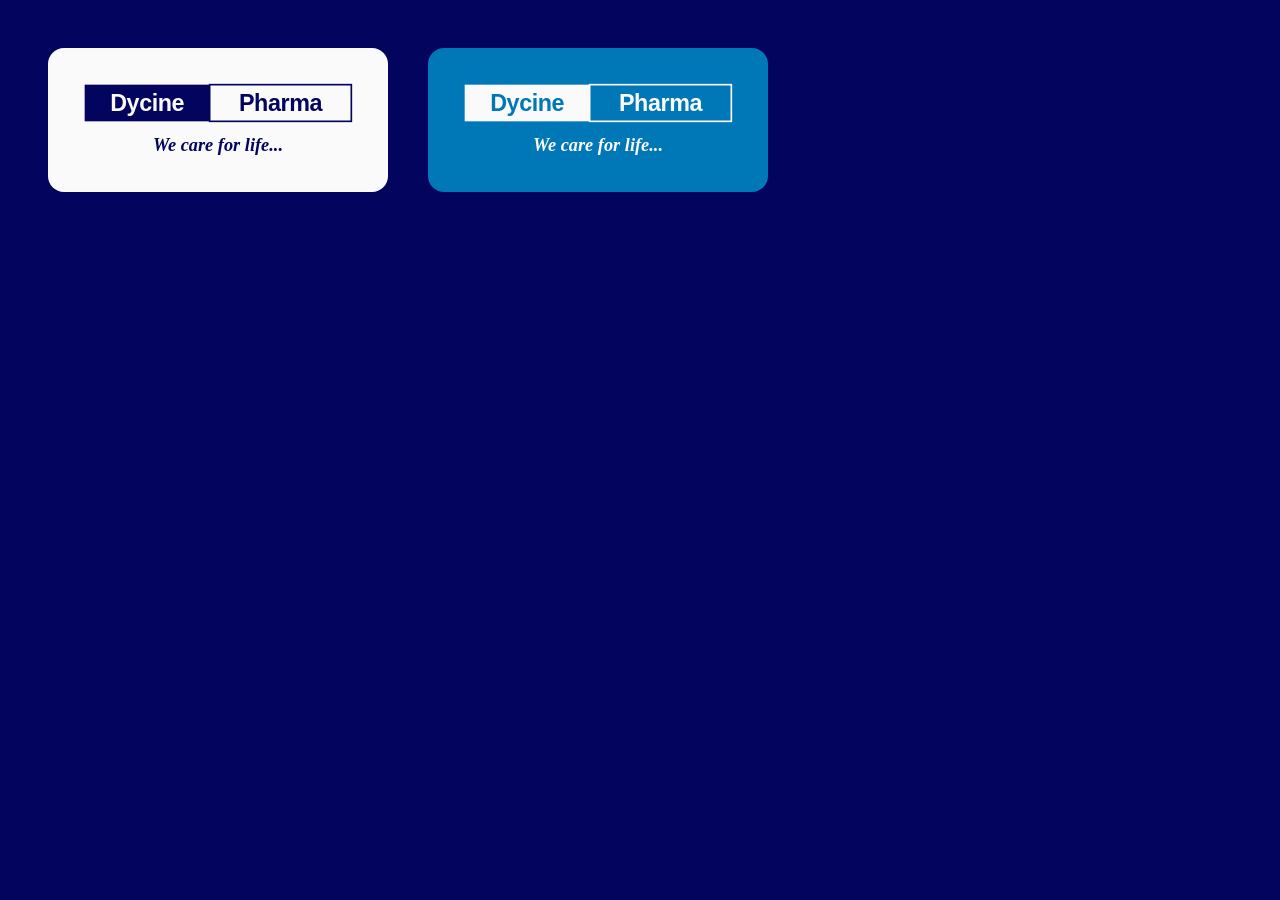
<file: logo_preview.html>
<!DOCTYPE html><html><body style="background:#03045E;padding:40px;display:flex;gap:40px">
<div style="background:#FAFAFA;padding:20px;border-radius:16px;color:#03045E;width:300px"><svg xmlns="http://www.w3.org/2000/svg" viewBox="0 0 360 120">
  <defs>
    <mask id="cut">
      <rect x="0" y="0" width="360" height="120" fill="white"/>
      <text x="95" y="52" text-anchor="middle" font-family="Inter, Arial, sans-serif" font-weight="800" font-size="28" letter-spacing="-0.5" fill="black">Dycine</text>
    </mask>
  </defs>
  <rect x="20" y="20" width="150" height="44" fill="currentColor" mask="url(#cut)"/>
  <rect x="170" y="20" width="170" height="44" fill="none" stroke="currentColor" stroke-width="2"/>
  <text x="255" y="52" text-anchor="middle" font-family="Inter, Arial, sans-serif" font-weight="800" font-size="28" letter-spacing="-0.5" fill="currentColor">Pharma</text>
  <text x="180" y="100" text-anchor="middle" font-family="'Dancing Script','Brush Script MT',cursive" font-style="italic" font-weight="600" font-size="22" fill="currentColor">We care for life...</text>
</svg></div>
<div style="background:#0077B6;padding:20px;border-radius:16px;color:#FAFAFA;width:300px"><svg xmlns="http://www.w3.org/2000/svg" viewBox="0 0 360 120">
  <defs>
    <mask id="cut">
      <rect x="0" y="0" width="360" height="120" fill="white"/>
      <text x="95" y="52" text-anchor="middle" font-family="Inter, Arial, sans-serif" font-weight="800" font-size="28" letter-spacing="-0.5" fill="black">Dycine</text>
    </mask>
  </defs>
  <rect x="20" y="20" width="150" height="44" fill="currentColor" mask="url(#cut)"/>
  <rect x="170" y="20" width="170" height="44" fill="none" stroke="currentColor" stroke-width="2"/>
  <text x="255" y="52" text-anchor="middle" font-family="Inter, Arial, sans-serif" font-weight="800" font-size="28" letter-spacing="-0.5" fill="currentColor">Pharma</text>
  <text x="180" y="100" text-anchor="middle" font-family="'Dancing Script','Brush Script MT',cursive" font-style="italic" font-weight="600" font-size="22" fill="currentColor">We care for life...</text>
</svg></div>
</body></html>
</file>
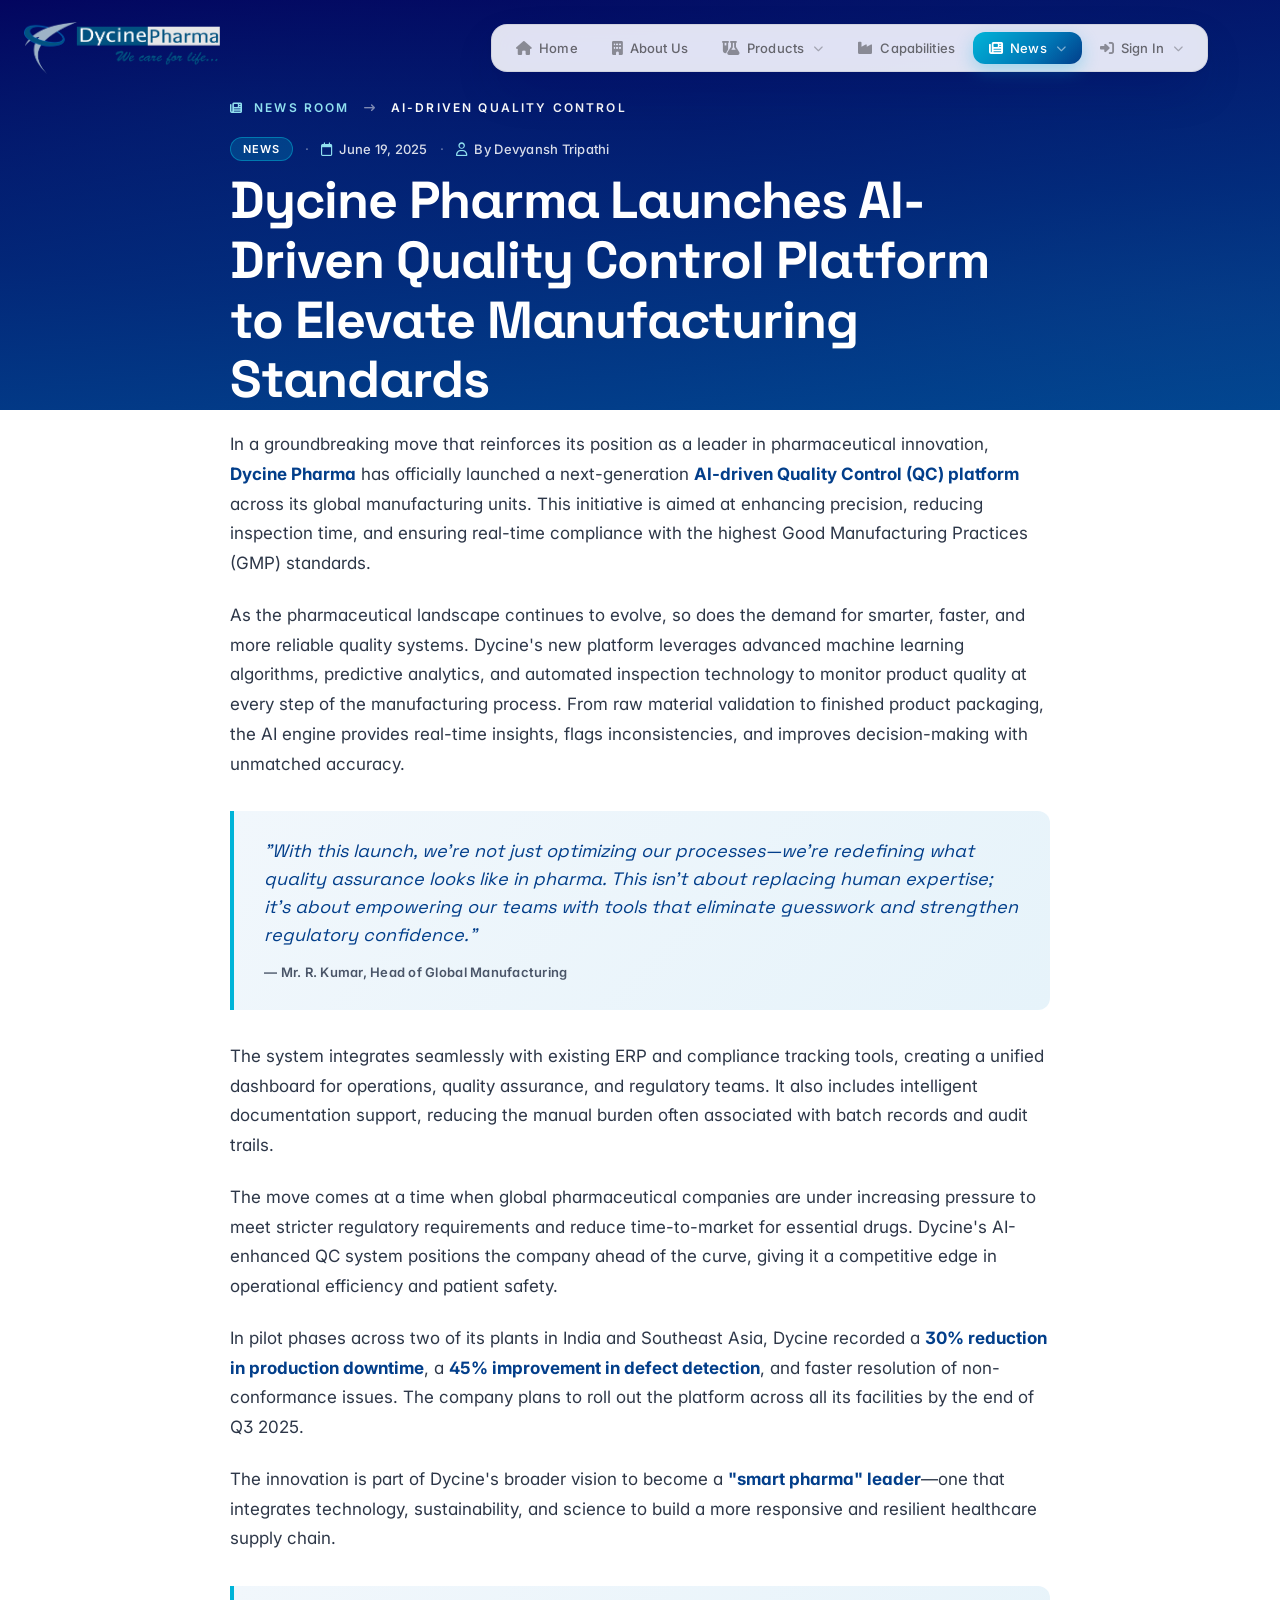
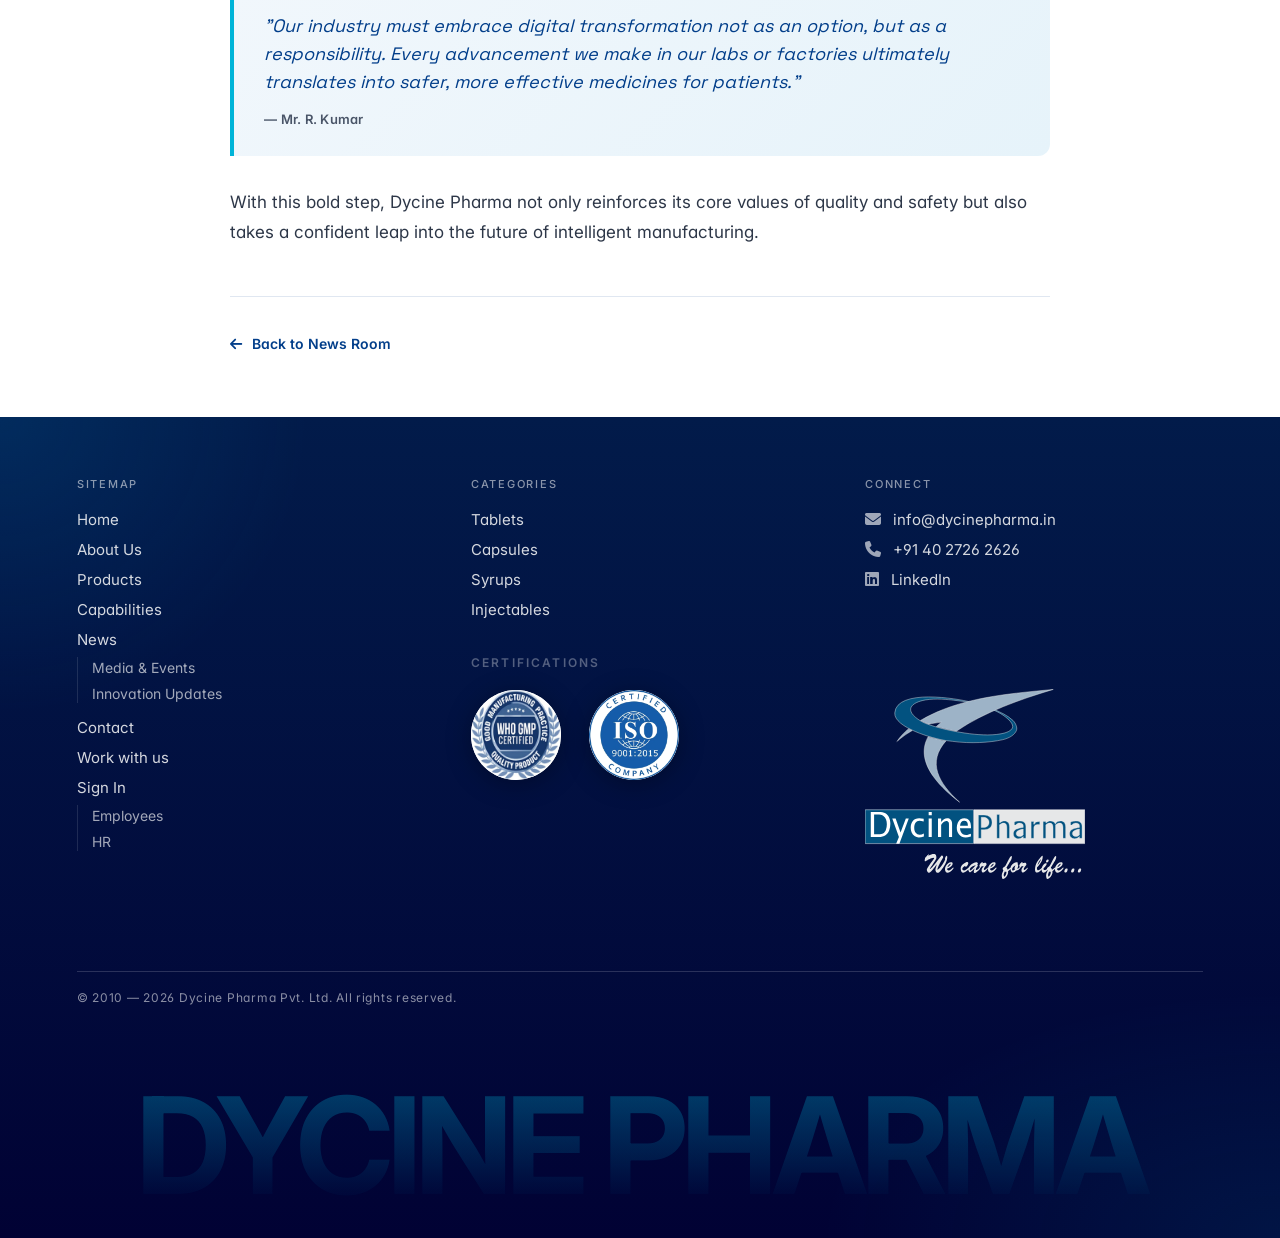
<file: news-ai-quality-control.html>
<!DOCTYPE html>
<html lang="en">
<head>
<meta charset="UTF-8" />
<meta name="viewport" content="width=device-width, initial-scale=1.0" />
<meta http-equiv="Cache-Control" content="no-cache, no-store, must-revalidate" />
<meta http-equiv="Pragma" content="no-cache" />
<meta http-equiv="Expires" content="0" />
<title>Dycine Pharma | AI-Driven Quality Control Platform</title>

<link rel="preconnect" href="https://fonts.googleapis.com">
<link rel="preconnect" href="https://fonts.gstatic.com" crossorigin>
<link href="https://fonts.googleapis.com/css2?family=Inter:wght@300;400;500;600;700;800;900&family=Space+Grotesk:wght@400;500;600;700&family=JetBrains+Mono:wght@400;500&display=swap" rel="stylesheet">

<link rel="stylesheet" href="https://cdnjs.cloudflare.com/ajax/libs/font-awesome/6.5.1/css/all.min.css" crossorigin="anonymous" referrerpolicy="no-referrer" />
<link rel="stylesheet" href="styles.css?v=13">
</head>

<body data-theme="dark" class="press-page news-page article-page">

<!-- FLOATING LOGO CARD -->
<a href="index.html" class="logo-card" aria-label="Dycine Pharma Home">
  <img src="assets/logo-clean.png" alt="Dycine Pharma" />
</a>

<!-- TOP NAVIGATION CARD -->
<nav class="top-nav" aria-label="Main navigation">
  <div class="nav-links">
    <div class="mobile-menu-logo" aria-hidden="true">
      <img src="assets/logo-clean.png" alt="Dycine Pharma" />
    </div>
    <a href="index.html" class="nav-link"><i class="fa-solid fa-house"></i>Home</a>
    <a href="index.html#about" class="nav-link"><i class="fa-solid fa-building"></i>About Us</a>
    <div class="nav-dropdown products-dropdown">
      <a href="products.html" class="nav-link"><i class="fa-solid fa-flask-vial"></i>Products<i class="fa-solid fa-chevron-down nav-chevron"></i></a>
      <div class="nav-products-submenu">
        <a href="products.html?cat=Tablet" class="nav-link nav-sublink"><i class="fa-solid fa-tablets"></i>Tablets</a>
        <a href="products.html?cat=Capsule" class="nav-link nav-sublink"><i class="fa-solid fa-capsules"></i>Capsules</a>
        <a href="products.html?cat=Syrup" class="nav-link nav-sublink"><i class="fa-solid fa-prescription-bottle"></i>Syrups</a>
        <a href="products.html?cat=Injectable" class="nav-link nav-sublink"><i class="fa-solid fa-syringe"></i>Injectables</a>
      </div>
    </div>
    <a href="index.html#capabilities" class="nav-link"><i class="fa-solid fa-industry"></i>Capabilities</a>
    <div class="nav-dropdown news-dropdown">
      <a href="press-releases.html" class="nav-link nav-dropdown-trigger is-active-page"><i class="fa-solid fa-newspaper"></i>News<i class="fa-solid fa-chevron-down nav-chevron"></i></a>
      <div class="nav-dropdown-menu">
        <a href="news-room.html" class="nav-dropdown-item"><i class="fa-solid fa-newspaper"></i>Innovation Updates</a>
        <a href="press-releases.html" class="nav-dropdown-item"><i class="fa-solid fa-bullhorn"></i>Media &amp; Events</a>
      </div>
    </div>
    <div class="nav-dropdown">
      <button class="nav-link nav-dropdown-trigger"><i class="fa-solid fa-right-to-bracket"></i>Sign In<i class="fa-solid fa-chevron-down nav-chevron"></i></button>
      <div class="nav-dropdown-menu">
        <a href="https://accounts.zoho.in/signin?servicename=VirtualOffice&signupurl=https%3A%2F%2Fwww.zoho.com%2Fmail%2Fzohomail-pricing.html&serviceurl=https%3A%2F%2Fmail.zoho.in%2Fzm%2F#search" class="nav-dropdown-item" target="_blank"><i class="fa-solid fa-user-tie"></i>Employees</a>
        <a href="https://dycine.myerpweb.net/erp/login" class="nav-dropdown-item" target="_blank"><i class="fa-solid fa-users-gear"></i>HR</a>
      </div>
    </div>
  </div>
  <button class="nav-burger" aria-label="Toggle menu" aria-expanded="false">
    <span></span><span></span><span></span>
  </button>
</nav>

<!-- ARTICLE HERO -->
<section class="products-hero article-hero article-hero-3" data-theme="dark">
  <div class="products-hero-inner">
    <div class="products-breadcrumb">
      <a href="news-room.html"><i class="fa-solid fa-newspaper"></i> NEWS ROOM</a>
      <span class="bc-arrow"><i class="fa-solid fa-arrow-right-long"></i></span>
      <span class="bc-current">AI-DRIVEN QUALITY CONTROL</span>
    </div>
    <div class="article-meta-row">
      <span class="article-cat">News</span>
      <span class="article-meta-sep">·</span>
      <span class="article-date"><i class="fa-regular fa-calendar"></i> June 19, 2025</span>
      <span class="article-meta-sep">·</span>
      <span class="article-byline"><i class="fa-regular fa-user"></i> By Devyansh Tripathi</span>
    </div>
    <h1 class="article-title">Dycine Pharma Launches AI-Driven Quality Control Platform to Elevate Manufacturing Standards</h1>
  </div>
</section>

<!-- ARTICLE BODY -->
<section class="article-main" data-theme="light">
  <article class="article-body">
    <p>In a groundbreaking move that reinforces its position as a leader in pharmaceutical innovation, <strong>Dycine Pharma</strong> has officially launched a next-generation <strong>AI-driven Quality Control (QC) platform</strong> across its global manufacturing units. This initiative is aimed at enhancing precision, reducing inspection time, and ensuring real-time compliance with the highest Good Manufacturing Practices (GMP) standards.</p>

    <p>As the pharmaceutical landscape continues to evolve, so does the demand for smarter, faster, and more reliable quality systems. Dycine's new platform leverages advanced machine learning algorithms, predictive analytics, and automated inspection technology to monitor product quality at every step of the manufacturing process. From raw material validation to finished product packaging, the AI engine provides real-time insights, flags inconsistencies, and improves decision-making with unmatched accuracy.</p>

    <blockquote class="article-quote">
      <p>"With this launch, we're not just optimizing our processes—we're redefining what quality assurance looks like in pharma. This isn't about replacing human expertise; it's about empowering our teams with tools that eliminate guesswork and strengthen regulatory confidence."</p>
      <cite>— Mr. R. Kumar, Head of Global Manufacturing</cite>
    </blockquote>

    <p>The system integrates seamlessly with existing ERP and compliance tracking tools, creating a unified dashboard for operations, quality assurance, and regulatory teams. It also includes intelligent documentation support, reducing the manual burden often associated with batch records and audit trails.</p>

    <p>The move comes at a time when global pharmaceutical companies are under increasing pressure to meet stricter regulatory requirements and reduce time-to-market for essential drugs. Dycine's AI-enhanced QC system positions the company ahead of the curve, giving it a competitive edge in operational efficiency and patient safety.</p>

    <p>In pilot phases across two of its plants in India and Southeast Asia, Dycine recorded a <strong>30% reduction in production downtime</strong>, a <strong>45% improvement in defect detection</strong>, and faster resolution of non-conformance issues. The company plans to roll out the platform across all its facilities by the end of Q3 2025.</p>

    <p>The innovation is part of Dycine's broader vision to become a <strong>"smart pharma" leader</strong>—one that integrates technology, sustainability, and science to build a more responsive and resilient healthcare supply chain.</p>

    <blockquote class="article-quote">
      <p>"Our industry must embrace digital transformation not as an option, but as a responsibility. Every advancement we make in our labs or factories ultimately translates into safer, more effective medicines for patients."</p>
      <cite>— Mr. R. Kumar</cite>
    </blockquote>

    <p>With this bold step, Dycine Pharma not only reinforces its core values of quality and safety but also takes a confident leap into the future of intelligent manufacturing.</p>

    <div class="article-back-row">
      <a href="news-room.html" class="article-back"><i class="fa-solid fa-arrow-left"></i> Back to News Room</a>
    </div>
  </article>
</section>

<!-- FOOTER -->
<section id="footer" class="footer" data-theme="dark">
  <div class="footer-grid footer-grid-3col">
    <div>
      <h4>Sitemap</h4>
      <ul>
        <li><a href="index.html">Home</a></li>
        <li><a href="index.html#about">About Us</a></li>
        <li><a href="products.html">Products</a></li>
        <li><a href="index.html#capabilities">Capabilities</a></li>
        <li>
          <a href="news-room.html">News</a>
          <ul class="footer-sublist">
            <li><a href="press-releases.html">Media &amp; Events</a></li>
            <li><a href="news-room.html">Innovation Updates</a></li>
          </ul>
        </li>
        <li><a href="index.html#contact">Contact</a></li>
        <li><a href="index.html#contact-careers">Work with us</a></li>
        <li>
          <a href="https://accounts.zoho.in/signin" target="_blank">Sign In</a>
          <ul class="footer-sublist">
            <li><a href="https://accounts.zoho.in/signin?servicename=VirtualOffice&signupurl=https%3A%2F%2Fwww.zoho.com%2Fmail%2Fzohomail-pricing.html&serviceurl=https%3A%2F%2Fmail.zoho.in%2Fzm%2F#search" target="_blank">Employees</a></li>
            <li><a href="https://dycine.myerpweb.net/erp/login" target="_blank">HR</a></li>
          </ul>
        </li>
      </ul>
    </div>
    <div>
      <h4>Categories</h4>
      <ul>
        <li><a href="products.html?cat=Tablet">Tablets</a></li>
        <li><a href="products.html?cat=Capsule">Capsules</a></li>
        <li><a href="products.html?cat=Syrup">Syrups</a></li>
        <li><a href="products.html?cat=Injectable">Injectables</a></li>
      </ul>
      <div class="footer-certs footer-col-certs">
        <h4>Certifications</h4>
        <div class="cert-row">
          <a href="https://dycinepharma.in/wp-content/uploads/2025/09/New-Doc-09-25-2025-15.12.pdf" target="_blank" rel="noopener" aria-label="WHO GMP Certification (PDF)">
            <img src="uploads/who_gmp_home%201.png" alt="WHO GMP Certified" />
          </a>
          <a href="https://dycinepharma.in/wp-content/uploads/2025/09/New-Doc-09-25-2025-15.12.pdf" target="_blank" rel="noopener" aria-label="ISO 9001:2015 Certification (PDF)">
            <img src="uploads/iso-9001.png" alt="ISO 9001:2015 Certified" />
          </a>
        </div>
      </div>
    </div>
    <div>
      <h4>Connect</h4>
      <ul>
        <li><a href="mailto:info@dycinepharma.in"><i class="fa-solid fa-envelope"></i> info@dycinepharma.in</a></li>
        <li><a href="tel:+914027262626"><i class="fa-solid fa-phone"></i> +91 40 2726 2626</a></li>
        <li><a href="https://www.linkedin.com/company/dycine-pharmaceuticals-ltd/" target="_blank" rel="noopener noreferrer"><i class="fa-brands fa-linkedin"></i> LinkedIn</a></li>
      </ul>
      <a href="index.html" aria-label="Dycine Pharma" class="flogo-wrap footer-col-logo">
        <img src="uploads/Dycine%20Footer%20Logo.svg" alt="Dycine Pharma" />
      </a>
    </div>
  </div>
  <div class="footer-bottom footer-copyright-row">
    <div>© 2010 — 2026 Dycine Pharma Pvt. Ltd. All rights reserved.</div>
  </div>
  <div class="footer-massive">DYCINE PHARMA</div>
</section>

<script src="main.js?v=13"></script>
</body>
</html>
</file>
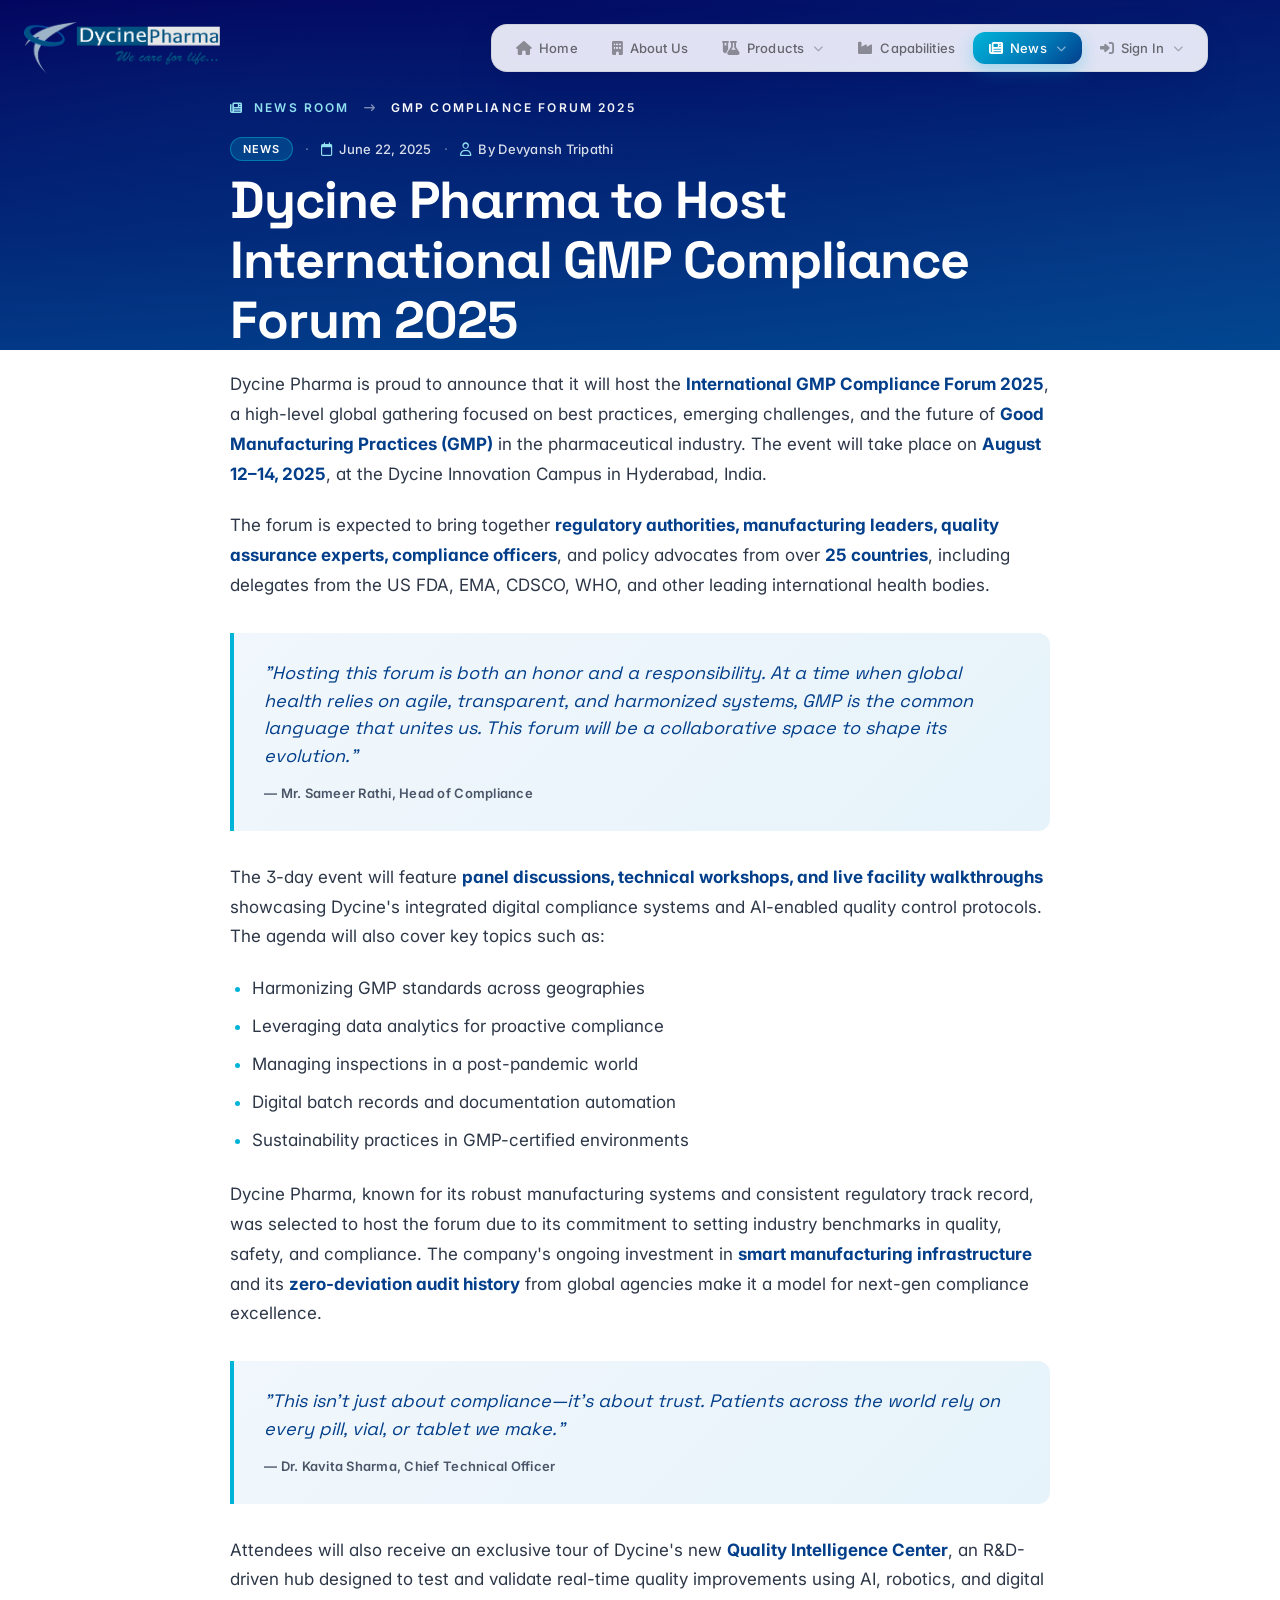
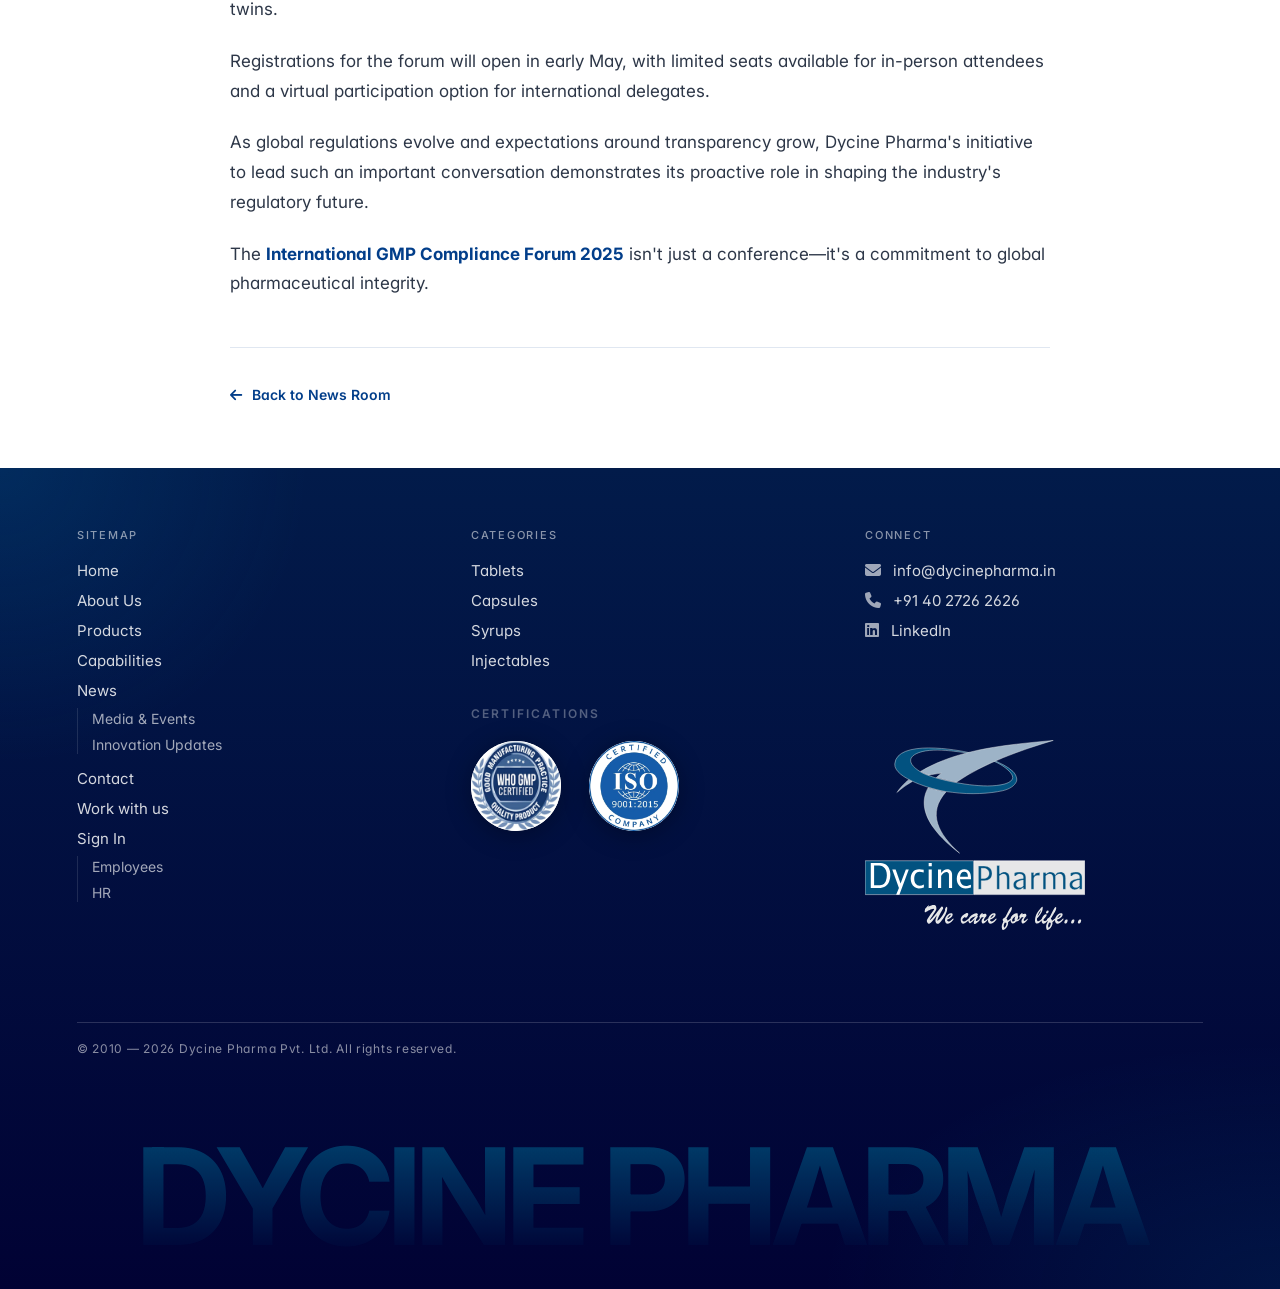
<file: news-gmp-forum-2025.html>
<!DOCTYPE html>
<html lang="en">
<head>
<meta charset="UTF-8" />
<meta name="viewport" content="width=device-width, initial-scale=1.0" />
<meta http-equiv="Cache-Control" content="no-cache, no-store, must-revalidate" />
<meta http-equiv="Pragma" content="no-cache" />
<meta http-equiv="Expires" content="0" />
<title>Dycine Pharma | International GMP Compliance Forum 2025</title>

<link rel="preconnect" href="https://fonts.googleapis.com">
<link rel="preconnect" href="https://fonts.gstatic.com" crossorigin>
<link href="https://fonts.googleapis.com/css2?family=Inter:wght@300;400;500;600;700;800;900&family=Space+Grotesk:wght@400;500;600;700&family=JetBrains+Mono:wght@400;500&display=swap" rel="stylesheet">

<link rel="stylesheet" href="https://cdnjs.cloudflare.com/ajax/libs/font-awesome/6.5.1/css/all.min.css" crossorigin="anonymous" referrerpolicy="no-referrer" />
<link rel="stylesheet" href="styles.css?v=13">
</head>

<body data-theme="dark" class="press-page news-page article-page">

<!-- FLOATING LOGO CARD -->
<a href="index.html" class="logo-card" aria-label="Dycine Pharma Home">
  <img src="assets/logo-clean.png" alt="Dycine Pharma" />
</a>

<!-- TOP NAVIGATION CARD -->
<nav class="top-nav" aria-label="Main navigation">
  <div class="nav-links">
    <div class="mobile-menu-logo" aria-hidden="true">
      <img src="assets/logo-clean.png" alt="Dycine Pharma" />
    </div>
    <a href="index.html" class="nav-link"><i class="fa-solid fa-house"></i>Home</a>
    <a href="index.html#about" class="nav-link"><i class="fa-solid fa-building"></i>About Us</a>
    <div class="nav-dropdown products-dropdown">
      <a href="products.html" class="nav-link"><i class="fa-solid fa-flask-vial"></i>Products<i class="fa-solid fa-chevron-down nav-chevron"></i></a>
      <div class="nav-products-submenu">
        <a href="products.html?cat=Tablet" class="nav-link nav-sublink"><i class="fa-solid fa-tablets"></i>Tablets</a>
        <a href="products.html?cat=Capsule" class="nav-link nav-sublink"><i class="fa-solid fa-capsules"></i>Capsules</a>
        <a href="products.html?cat=Syrup" class="nav-link nav-sublink"><i class="fa-solid fa-prescription-bottle"></i>Syrups</a>
        <a href="products.html?cat=Injectable" class="nav-link nav-sublink"><i class="fa-solid fa-syringe"></i>Injectables</a>
      </div>
    </div>
    <a href="index.html#capabilities" class="nav-link"><i class="fa-solid fa-industry"></i>Capabilities</a>
    <div class="nav-dropdown news-dropdown">
      <a href="press-releases.html" class="nav-link nav-dropdown-trigger is-active-page"><i class="fa-solid fa-newspaper"></i>News<i class="fa-solid fa-chevron-down nav-chevron"></i></a>
      <div class="nav-dropdown-menu">
        <a href="news-room.html" class="nav-dropdown-item"><i class="fa-solid fa-newspaper"></i>Innovation Updates</a>
        <a href="press-releases.html" class="nav-dropdown-item"><i class="fa-solid fa-bullhorn"></i>Media &amp; Events</a>
      </div>
    </div>
    <div class="nav-dropdown">
      <button class="nav-link nav-dropdown-trigger"><i class="fa-solid fa-right-to-bracket"></i>Sign In<i class="fa-solid fa-chevron-down nav-chevron"></i></button>
      <div class="nav-dropdown-menu">
        <a href="https://accounts.zoho.in/signin?servicename=VirtualOffice&signupurl=https%3A%2F%2Fwww.zoho.com%2Fmail%2Fzohomail-pricing.html&serviceurl=https%3A%2F%2Fmail.zoho.in%2Fzm%2F#search" class="nav-dropdown-item" target="_blank"><i class="fa-solid fa-user-tie"></i>Employees</a>
        <a href="https://dycine.myerpweb.net/erp/login" class="nav-dropdown-item" target="_blank"><i class="fa-solid fa-users-gear"></i>HR</a>
      </div>
    </div>
  </div>
  <button class="nav-burger" aria-label="Toggle menu" aria-expanded="false">
    <span></span><span></span><span></span>
  </button>
</nav>

<!-- ARTICLE HERO -->
<section class="products-hero article-hero article-hero-1" data-theme="dark">
  <div class="products-hero-inner">
    <div class="products-breadcrumb">
      <a href="news-room.html"><i class="fa-solid fa-newspaper"></i> NEWS ROOM</a>
      <span class="bc-arrow"><i class="fa-solid fa-arrow-right-long"></i></span>
      <span class="bc-current">GMP COMPLIANCE FORUM 2025</span>
    </div>
    <div class="article-meta-row">
      <span class="article-cat">News</span>
      <span class="article-meta-sep">·</span>
      <span class="article-date"><i class="fa-regular fa-calendar"></i> June 22, 2025</span>
      <span class="article-meta-sep">·</span>
      <span class="article-byline"><i class="fa-regular fa-user"></i> By Devyansh Tripathi</span>
    </div>
    <h1 class="article-title">Dycine Pharma to Host International GMP Compliance Forum 2025</h1>
  </div>
</section>

<!-- ARTICLE BODY -->
<section class="article-main" data-theme="light">
  <article class="article-body">
    <p>Dycine Pharma is proud to announce that it will host the <strong>International GMP Compliance Forum 2025</strong>, a high-level global gathering focused on best practices, emerging challenges, and the future of <strong>Good Manufacturing Practices (GMP)</strong> in the pharmaceutical industry. The event will take place on <strong>August 12–14, 2025</strong>, at the Dycine Innovation Campus in Hyderabad, India.</p>

    <p>The forum is expected to bring together <strong>regulatory authorities, manufacturing leaders, quality assurance experts, compliance officers</strong>, and policy advocates from over <strong>25 countries</strong>, including delegates from the US FDA, EMA, CDSCO, WHO, and other leading international health bodies.</p>

    <blockquote class="article-quote">
      <p>"Hosting this forum is both an honor and a responsibility. At a time when global health relies on agile, transparent, and harmonized systems, GMP is the common language that unites us. This forum will be a collaborative space to shape its evolution."</p>
      <cite>— Mr. Sameer Rathi, Head of Compliance</cite>
    </blockquote>

    <p>The 3-day event will feature <strong>panel discussions, technical workshops, and live facility walkthroughs</strong> showcasing Dycine's integrated digital compliance systems and AI-enabled quality control protocols. The agenda will also cover key topics such as:</p>

    <ul class="article-list">
      <li>Harmonizing GMP standards across geographies</li>
      <li>Leveraging data analytics for proactive compliance</li>
      <li>Managing inspections in a post-pandemic world</li>
      <li>Digital batch records and documentation automation</li>
      <li>Sustainability practices in GMP-certified environments</li>
    </ul>

    <p>Dycine Pharma, known for its robust manufacturing systems and consistent regulatory track record, was selected to host the forum due to its commitment to setting industry benchmarks in quality, safety, and compliance. The company's ongoing investment in <strong>smart manufacturing infrastructure</strong> and its <strong>zero-deviation audit history</strong> from global agencies make it a model for next-gen compliance excellence.</p>

    <blockquote class="article-quote">
      <p>"This isn't just about compliance—it's about trust. Patients across the world rely on every pill, vial, or tablet we make."</p>
      <cite>— Dr. Kavita Sharma, Chief Technical Officer</cite>
    </blockquote>

    <p>Attendees will also receive an exclusive tour of Dycine's new <strong>Quality Intelligence Center</strong>, an R&amp;D-driven hub designed to test and validate real-time quality improvements using AI, robotics, and digital twins.</p>

    <p>Registrations for the forum will open in early May, with limited seats available for in-person attendees and a virtual participation option for international delegates.</p>

    <p>As global regulations evolve and expectations around transparency grow, Dycine Pharma's initiative to lead such an important conversation demonstrates its proactive role in shaping the industry's regulatory future.</p>

    <p>The <strong>International GMP Compliance Forum 2025</strong> isn't just a conference—it's a commitment to global pharmaceutical integrity.</p>

    <div class="article-back-row">
      <a href="news-room.html" class="article-back"><i class="fa-solid fa-arrow-left"></i> Back to News Room</a>
    </div>
  </article>
</section>

<!-- FOOTER -->
<section id="footer" class="footer" data-theme="dark">
  <div class="footer-grid footer-grid-3col">
    <div>
      <h4>Sitemap</h4>
      <ul>
        <li><a href="index.html">Home</a></li>
        <li><a href="index.html#about">About Us</a></li>
        <li><a href="products.html">Products</a></li>
        <li><a href="index.html#capabilities">Capabilities</a></li>
        <li>
          <a href="news-room.html">News</a>
          <ul class="footer-sublist">
            <li><a href="press-releases.html">Media &amp; Events</a></li>
            <li><a href="news-room.html">Innovation Updates</a></li>
          </ul>
        </li>
        <li><a href="index.html#contact">Contact</a></li>
        <li><a href="index.html#contact-careers">Work with us</a></li>
        <li>
          <a href="https://accounts.zoho.in/signin" target="_blank">Sign In</a>
          <ul class="footer-sublist">
            <li><a href="https://accounts.zoho.in/signin?servicename=VirtualOffice&signupurl=https%3A%2F%2Fwww.zoho.com%2Fmail%2Fzohomail-pricing.html&serviceurl=https%3A%2F%2Fmail.zoho.in%2Fzm%2F#search" target="_blank">Employees</a></li>
            <li><a href="https://dycine.myerpweb.net/erp/login" target="_blank">HR</a></li>
          </ul>
        </li>
      </ul>
    </div>
    <div>
      <h4>Categories</h4>
      <ul>
        <li><a href="products.html?cat=Tablet">Tablets</a></li>
        <li><a href="products.html?cat=Capsule">Capsules</a></li>
        <li><a href="products.html?cat=Syrup">Syrups</a></li>
        <li><a href="products.html?cat=Injectable">Injectables</a></li>
      </ul>
      <div class="footer-certs footer-col-certs">
        <h4>Certifications</h4>
        <div class="cert-row">
          <a href="https://dycinepharma.in/wp-content/uploads/2025/09/New-Doc-09-25-2025-15.12.pdf" target="_blank" rel="noopener" aria-label="WHO GMP Certification (PDF)">
            <img src="uploads/who_gmp_home%201.png" alt="WHO GMP Certified" />
          </a>
          <a href="https://dycinepharma.in/wp-content/uploads/2025/09/New-Doc-09-25-2025-15.12.pdf" target="_blank" rel="noopener" aria-label="ISO 9001:2015 Certification (PDF)">
            <img src="uploads/iso-9001.png" alt="ISO 9001:2015 Certified" />
          </a>
        </div>
      </div>
    </div>
    <div>
      <h4>Connect</h4>
      <ul>
        <li><a href="mailto:info@dycinepharma.in"><i class="fa-solid fa-envelope"></i> info@dycinepharma.in</a></li>
        <li><a href="tel:+914027262626"><i class="fa-solid fa-phone"></i> +91 40 2726 2626</a></li>
        <li><a href="https://www.linkedin.com/company/dycine-pharmaceuticals-ltd/" target="_blank" rel="noopener noreferrer"><i class="fa-brands fa-linkedin"></i> LinkedIn</a></li>
      </ul>
      <a href="index.html" aria-label="Dycine Pharma" class="flogo-wrap footer-col-logo">
        <img src="uploads/Dycine%20Footer%20Logo.svg" alt="Dycine Pharma" />
      </a>
    </div>
  </div>
  <div class="footer-bottom footer-copyright-row">
    <div>© 2010 — 2026 Dycine Pharma Pvt. Ltd. All rights reserved.</div>
  </div>
  <div class="footer-massive">DYCINE PHARMA</div>
</section>

<script src="main.js?v=13"></script>
</body>
</html>
</file>
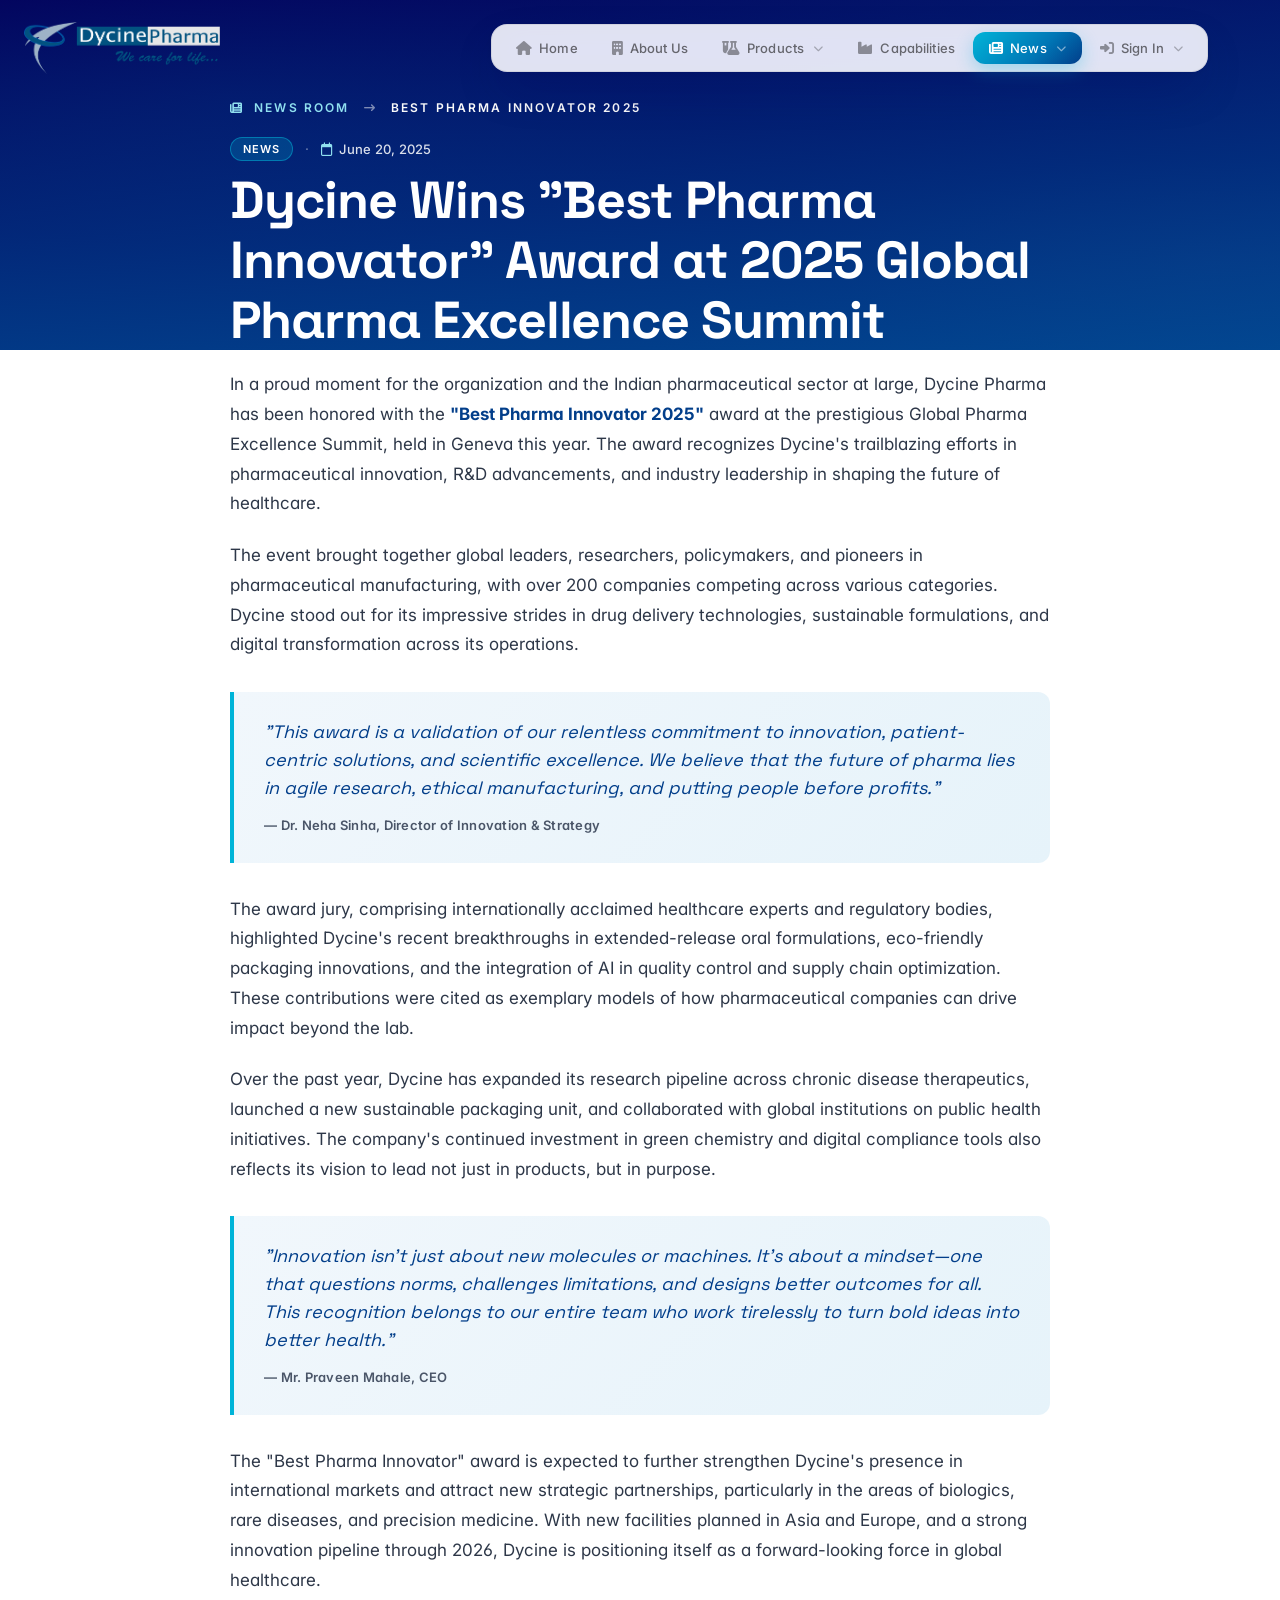
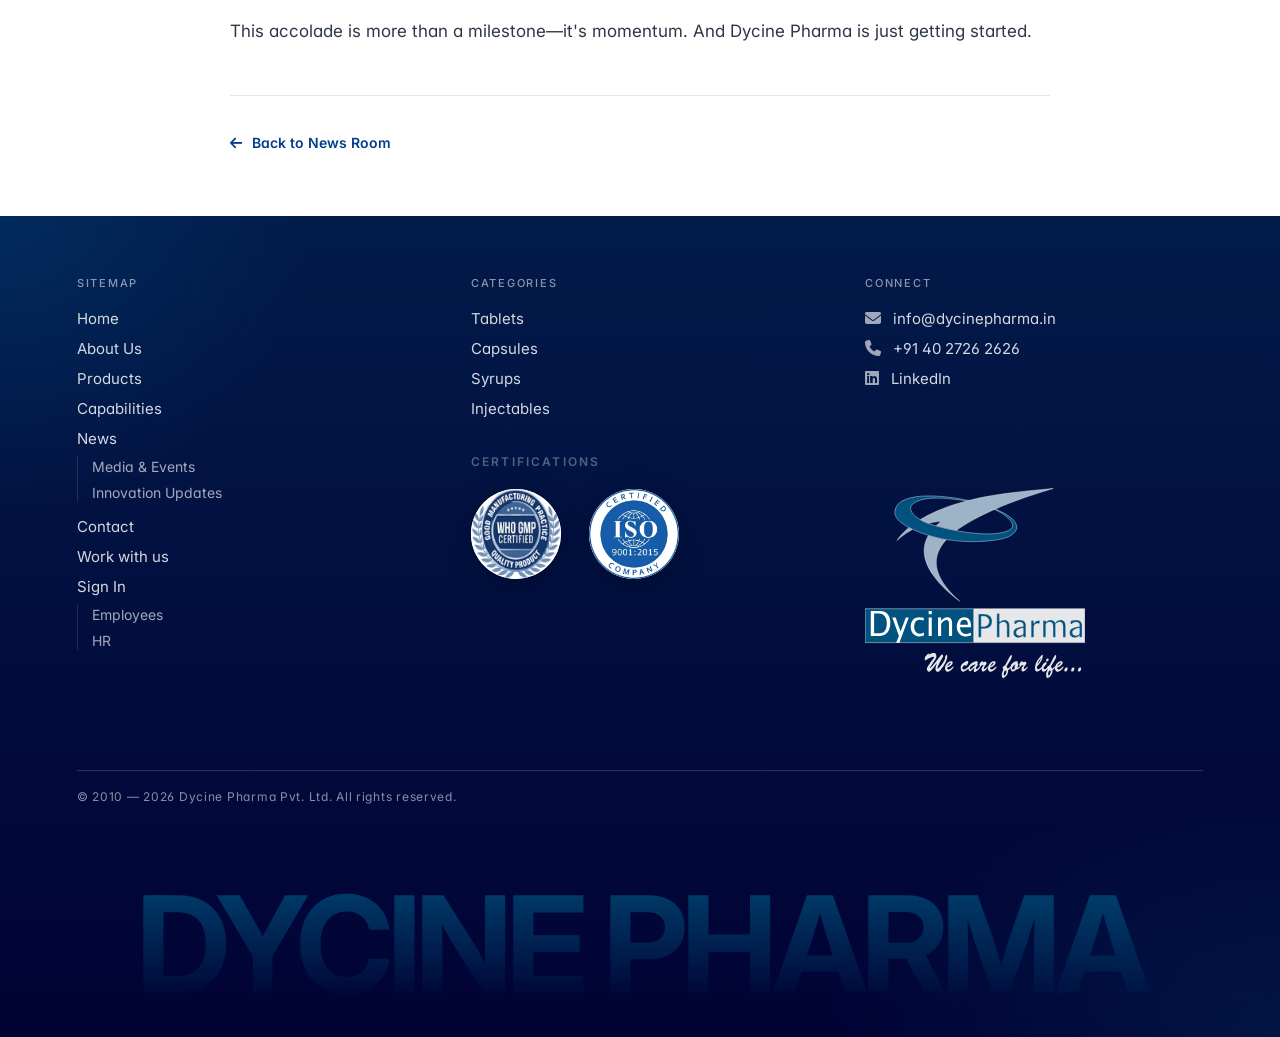
<file: news-pharma-innovator-2025.html>
<!DOCTYPE html>
<html lang="en">
<head>
<meta charset="UTF-8" />
<meta name="viewport" content="width=device-width, initial-scale=1.0" />
<meta http-equiv="Cache-Control" content="no-cache, no-store, must-revalidate" />
<meta http-equiv="Pragma" content="no-cache" />
<meta http-equiv="Expires" content="0" />
<title>Dycine Pharma | Best Pharma Innovator 2025 Award</title>

<link rel="preconnect" href="https://fonts.googleapis.com">
<link rel="preconnect" href="https://fonts.gstatic.com" crossorigin>
<link href="https://fonts.googleapis.com/css2?family=Inter:wght@300;400;500;600;700;800;900&family=Space+Grotesk:wght@400;500;600;700&family=JetBrains+Mono:wght@400;500&display=swap" rel="stylesheet">

<link rel="stylesheet" href="https://cdnjs.cloudflare.com/ajax/libs/font-awesome/6.5.1/css/all.min.css" crossorigin="anonymous" referrerpolicy="no-referrer" />
<link rel="stylesheet" href="styles.css?v=13">
</head>

<body data-theme="dark" class="press-page news-page article-page">

<!-- FLOATING LOGO CARD -->
<a href="index.html" class="logo-card" aria-label="Dycine Pharma Home">
  <img src="assets/logo-clean.png" alt="Dycine Pharma" />
</a>

<!-- TOP NAVIGATION CARD -->
<nav class="top-nav" aria-label="Main navigation">
  <div class="nav-links">
    <div class="mobile-menu-logo" aria-hidden="true">
      <img src="assets/logo-clean.png" alt="Dycine Pharma" />
    </div>
    <a href="index.html" class="nav-link"><i class="fa-solid fa-house"></i>Home</a>
    <a href="index.html#about" class="nav-link"><i class="fa-solid fa-building"></i>About Us</a>
    <div class="nav-dropdown products-dropdown">
      <a href="products.html" class="nav-link"><i class="fa-solid fa-flask-vial"></i>Products<i class="fa-solid fa-chevron-down nav-chevron"></i></a>
      <div class="nav-products-submenu">
        <a href="products.html?cat=Tablet" class="nav-link nav-sublink"><i class="fa-solid fa-tablets"></i>Tablets</a>
        <a href="products.html?cat=Capsule" class="nav-link nav-sublink"><i class="fa-solid fa-capsules"></i>Capsules</a>
        <a href="products.html?cat=Syrup" class="nav-link nav-sublink"><i class="fa-solid fa-prescription-bottle"></i>Syrups</a>
        <a href="products.html?cat=Injectable" class="nav-link nav-sublink"><i class="fa-solid fa-syringe"></i>Injectables</a>
      </div>
    </div>
    <a href="index.html#capabilities" class="nav-link"><i class="fa-solid fa-industry"></i>Capabilities</a>
    <div class="nav-dropdown news-dropdown">
      <a href="press-releases.html" class="nav-link nav-dropdown-trigger is-active-page"><i class="fa-solid fa-newspaper"></i>News<i class="fa-solid fa-chevron-down nav-chevron"></i></a>
      <div class="nav-dropdown-menu">
        <a href="news-room.html" class="nav-dropdown-item"><i class="fa-solid fa-newspaper"></i>Innovation Updates</a>
        <a href="press-releases.html" class="nav-dropdown-item"><i class="fa-solid fa-bullhorn"></i>Media &amp; Events</a>
      </div>
    </div>
    <div class="nav-dropdown">
      <button class="nav-link nav-dropdown-trigger"><i class="fa-solid fa-right-to-bracket"></i>Sign In<i class="fa-solid fa-chevron-down nav-chevron"></i></button>
      <div class="nav-dropdown-menu">
        <a href="https://accounts.zoho.in/signin?servicename=VirtualOffice&signupurl=https%3A%2F%2Fwww.zoho.com%2Fmail%2Fzohomail-pricing.html&serviceurl=https%3A%2F%2Fmail.zoho.in%2Fzm%2F#search" class="nav-dropdown-item" target="_blank"><i class="fa-solid fa-user-tie"></i>Employees</a>
        <a href="https://dycine.myerpweb.net/erp/login" class="nav-dropdown-item" target="_blank"><i class="fa-solid fa-users-gear"></i>HR</a>
      </div>
    </div>
  </div>
  <button class="nav-burger" aria-label="Toggle menu" aria-expanded="false">
    <span></span><span></span><span></span>
  </button>
</nav>

<!-- ARTICLE HERO -->
<section class="products-hero article-hero article-hero-2" data-theme="dark">
  <div class="products-hero-inner">
    <div class="products-breadcrumb">
      <a href="news-room.html"><i class="fa-solid fa-newspaper"></i> NEWS ROOM</a>
      <span class="bc-arrow"><i class="fa-solid fa-arrow-right-long"></i></span>
      <span class="bc-current">BEST PHARMA INNOVATOR 2025</span>
    </div>
    <div class="article-meta-row">
      <span class="article-cat">News</span>
      <span class="article-meta-sep">·</span>
      <span class="article-date"><i class="fa-regular fa-calendar"></i> June 20, 2025</span>
    </div>
    <h1 class="article-title">Dycine Wins "Best Pharma Innovator" Award at 2025 Global Pharma Excellence Summit</h1>
  </div>
</section>

<!-- ARTICLE BODY -->
<section class="article-main" data-theme="light">
  <article class="article-body">
    <p>In a proud moment for the organization and the Indian pharmaceutical sector at large, Dycine Pharma has been honored with the <strong>"Best Pharma Innovator 2025"</strong> award at the prestigious Global Pharma Excellence Summit, held in Geneva this year. The award recognizes Dycine's trailblazing efforts in pharmaceutical innovation, R&amp;D advancements, and industry leadership in shaping the future of healthcare.</p>

    <p>The event brought together global leaders, researchers, policymakers, and pioneers in pharmaceutical manufacturing, with over 200 companies competing across various categories. Dycine stood out for its impressive strides in drug delivery technologies, sustainable formulations, and digital transformation across its operations.</p>

    <blockquote class="article-quote">
      <p>"This award is a validation of our relentless commitment to innovation, patient-centric solutions, and scientific excellence. We believe that the future of pharma lies in agile research, ethical manufacturing, and putting people before profits."</p>
      <cite>— Dr. Neha Sinha, Director of Innovation &amp; Strategy</cite>
    </blockquote>

    <p>The award jury, comprising internationally acclaimed healthcare experts and regulatory bodies, highlighted Dycine's recent breakthroughs in extended-release oral formulations, eco-friendly packaging innovations, and the integration of AI in quality control and supply chain optimization. These contributions were cited as exemplary models of how pharmaceutical companies can drive impact beyond the lab.</p>

    <p>Over the past year, Dycine has expanded its research pipeline across chronic disease therapeutics, launched a new sustainable packaging unit, and collaborated with global institutions on public health initiatives. The company's continued investment in green chemistry and digital compliance tools also reflects its vision to lead not just in products, but in purpose.</p>

    <blockquote class="article-quote">
      <p>"Innovation isn't just about new molecules or machines. It's about a mindset—one that questions norms, challenges limitations, and designs better outcomes for all. This recognition belongs to our entire team who work tirelessly to turn bold ideas into better health."</p>
      <cite>— Mr. Praveen Mahale, CEO</cite>
    </blockquote>

    <p>The "Best Pharma Innovator" award is expected to further strengthen Dycine's presence in international markets and attract new strategic partnerships, particularly in the areas of biologics, rare diseases, and precision medicine. With new facilities planned in Asia and Europe, and a strong innovation pipeline through 2026, Dycine is positioning itself as a forward-looking force in global healthcare.</p>

    <p>This accolade is more than a milestone—it's momentum. And Dycine Pharma is just getting started.</p>

    <div class="article-back-row">
      <a href="news-room.html" class="article-back"><i class="fa-solid fa-arrow-left"></i> Back to News Room</a>
    </div>
  </article>
</section>

<!-- FOOTER -->
<section id="footer" class="footer" data-theme="dark">
  <div class="footer-grid footer-grid-3col">
    <div>
      <h4>Sitemap</h4>
      <ul>
        <li><a href="index.html">Home</a></li>
        <li><a href="index.html#about">About Us</a></li>
        <li><a href="products.html">Products</a></li>
        <li><a href="index.html#capabilities">Capabilities</a></li>
        <li>
          <a href="news-room.html">News</a>
          <ul class="footer-sublist">
            <li><a href="press-releases.html">Media &amp; Events</a></li>
            <li><a href="news-room.html">Innovation Updates</a></li>
          </ul>
        </li>
        <li><a href="index.html#contact">Contact</a></li>
        <li><a href="index.html#contact-careers">Work with us</a></li>
        <li>
          <a href="https://accounts.zoho.in/signin" target="_blank">Sign In</a>
          <ul class="footer-sublist">
            <li><a href="https://accounts.zoho.in/signin?servicename=VirtualOffice&signupurl=https%3A%2F%2Fwww.zoho.com%2Fmail%2Fzohomail-pricing.html&serviceurl=https%3A%2F%2Fmail.zoho.in%2Fzm%2F#search" target="_blank">Employees</a></li>
            <li><a href="https://dycine.myerpweb.net/erp/login" target="_blank">HR</a></li>
          </ul>
        </li>
      </ul>
    </div>
    <div>
      <h4>Categories</h4>
      <ul>
        <li><a href="products.html?cat=Tablet">Tablets</a></li>
        <li><a href="products.html?cat=Capsule">Capsules</a></li>
        <li><a href="products.html?cat=Syrup">Syrups</a></li>
        <li><a href="products.html?cat=Injectable">Injectables</a></li>
      </ul>
      <div class="footer-certs footer-col-certs">
        <h4>Certifications</h4>
        <div class="cert-row">
          <a href="https://dycinepharma.in/wp-content/uploads/2025/09/New-Doc-09-25-2025-15.12.pdf" target="_blank" rel="noopener" aria-label="WHO GMP Certification (PDF)">
            <img src="uploads/who_gmp_home%201.png" alt="WHO GMP Certified" />
          </a>
          <a href="https://dycinepharma.in/wp-content/uploads/2025/09/New-Doc-09-25-2025-15.12.pdf" target="_blank" rel="noopener" aria-label="ISO 9001:2015 Certification (PDF)">
            <img src="uploads/iso-9001.png" alt="ISO 9001:2015 Certified" />
          </a>
        </div>
      </div>
    </div>
    <div>
      <h4>Connect</h4>
      <ul>
        <li><a href="mailto:info@dycinepharma.in"><i class="fa-solid fa-envelope"></i> info@dycinepharma.in</a></li>
        <li><a href="tel:+914027262626"><i class="fa-solid fa-phone"></i> +91 40 2726 2626</a></li>
        <li><a href="https://www.linkedin.com/company/dycine-pharmaceuticals-ltd/" target="_blank" rel="noopener noreferrer"><i class="fa-brands fa-linkedin"></i> LinkedIn</a></li>
      </ul>
      <a href="index.html" aria-label="Dycine Pharma" class="flogo-wrap footer-col-logo">
        <img src="uploads/Dycine%20Footer%20Logo.svg" alt="Dycine Pharma" />
      </a>
    </div>
  </div>
  <div class="footer-bottom footer-copyright-row">
    <div>© 2010 — 2026 Dycine Pharma Pvt. Ltd. All rights reserved.</div>
  </div>
  <div class="footer-massive">DYCINE PHARMA</div>
</section>

<script src="main.js?v=13"></script>
</body>
</html>
</file>
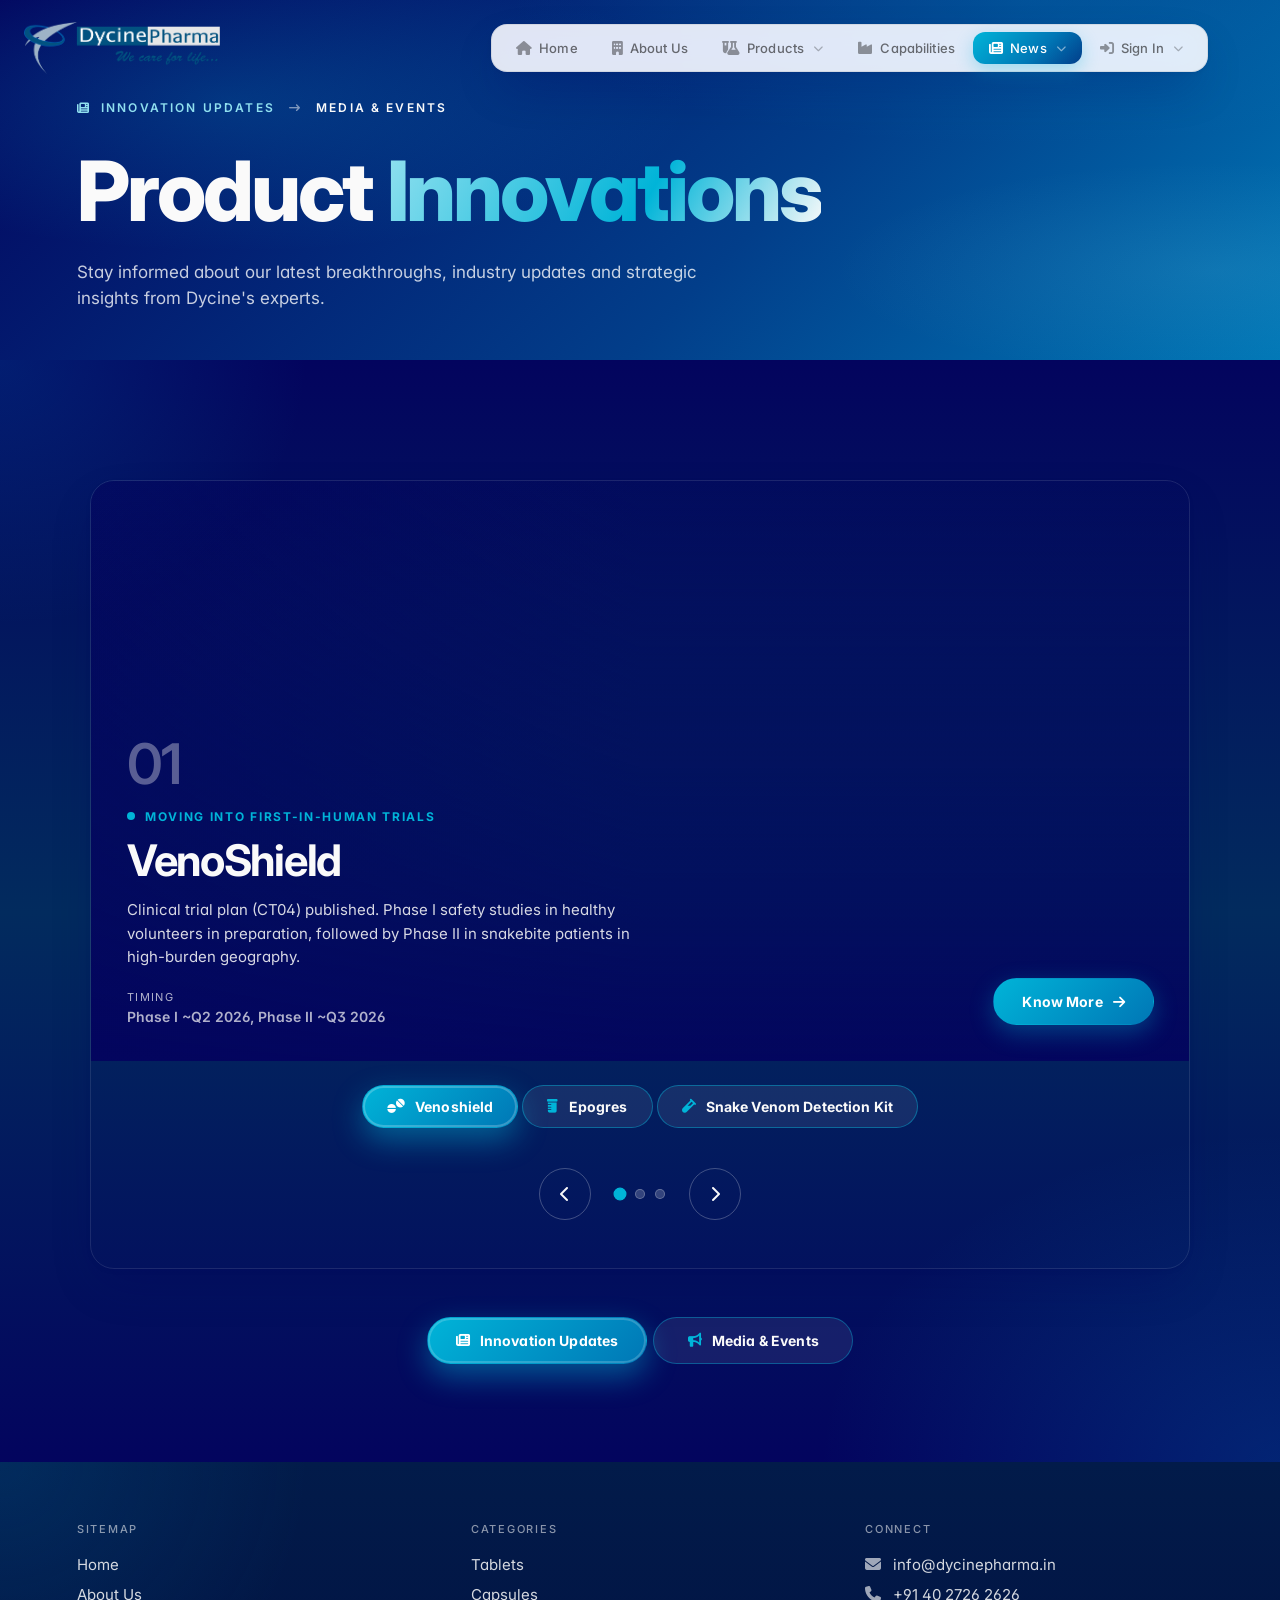
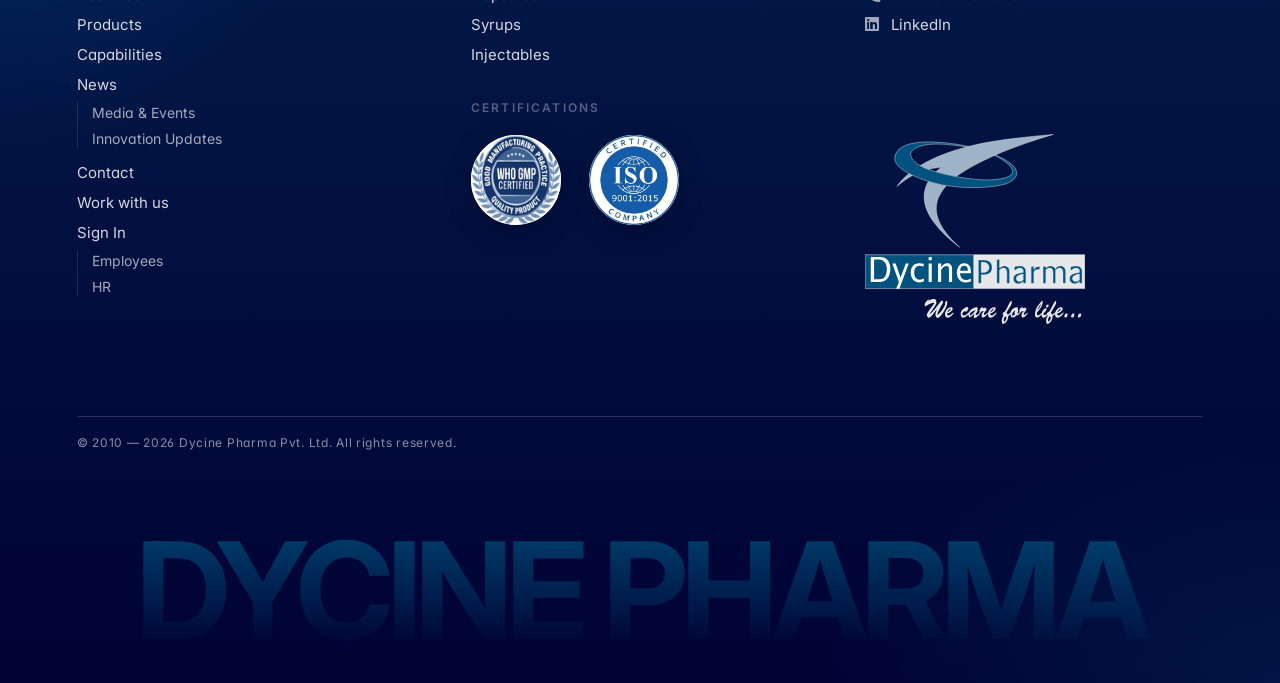
<file: news-room.html>
<!DOCTYPE html>
<html lang="en">
<head>
<meta charset="UTF-8" />
<meta name="viewport" content="width=device-width, initial-scale=1.0" />
<meta http-equiv="Cache-Control" content="no-cache, no-store, must-revalidate" />
<meta http-equiv="Pragma" content="no-cache" />
<meta http-equiv="Expires" content="0" />
<title>Dycine Pharma | News Room</title>

<link rel="preconnect" href="https://fonts.googleapis.com">
<link rel="preconnect" href="https://fonts.gstatic.com" crossorigin>
<link href="https://fonts.googleapis.com/css2?family=Inter:wght@300;400;500;600;700;800;900&family=Space+Grotesk:wght@400;500;600;700&family=JetBrains+Mono:wght@400;500&display=swap" rel="stylesheet">

<link rel="stylesheet" href="https://cdnjs.cloudflare.com/ajax/libs/font-awesome/6.5.1/css/all.min.css" crossorigin="anonymous" referrerpolicy="no-referrer" />
<link rel="stylesheet" href="styles.css?v=13">
</head>

<body data-theme="dark" class="press-page news-page">

<!-- FLOATING LOGO CARD -->
<a href="index.html" class="logo-card" aria-label="Dycine Pharma Home">
  <img src="assets/logo-clean.png" alt="Dycine Pharma" />
</a>

<!-- TOP NAVIGATION CARD -->
<nav class="top-nav" aria-label="Main navigation">
  <div class="nav-links">
    <div class="mobile-menu-logo" aria-hidden="true">
      <img src="assets/logo-clean.png" alt="Dycine Pharma" />
    </div>
    <a href="index.html" class="nav-link"><i class="fa-solid fa-house"></i>Home</a>
    <a href="index.html#about" class="nav-link"><i class="fa-solid fa-building"></i>About Us</a>
    <div class="nav-dropdown products-dropdown">
      <a href="products.html" class="nav-link"><i class="fa-solid fa-flask-vial"></i>Products<i class="fa-solid fa-chevron-down nav-chevron"></i></a>
      <div class="nav-products-submenu">
        <a href="products.html?cat=Tablet" class="nav-link nav-sublink"><i class="fa-solid fa-tablets"></i>Tablets</a>
        <a href="products.html?cat=Capsule" class="nav-link nav-sublink"><i class="fa-solid fa-capsules"></i>Capsules</a>
        <a href="products.html?cat=Syrup" class="nav-link nav-sublink"><i class="fa-solid fa-prescription-bottle"></i>Syrups</a>
        <a href="products.html?cat=Injectable" class="nav-link nav-sublink"><i class="fa-solid fa-syringe"></i>Injectables</a>
      </div>
    </div>
    <a href="index.html#capabilities" class="nav-link"><i class="fa-solid fa-industry"></i>Capabilities</a>
    <div class="nav-dropdown news-dropdown">
      <a href="press-releases.html" class="nav-link nav-dropdown-trigger is-active-page"><i class="fa-solid fa-newspaper"></i>News<i class="fa-solid fa-chevron-down nav-chevron"></i></a>
      <div class="nav-dropdown-menu">
        <a href="news-room.html" class="nav-dropdown-item"><i class="fa-solid fa-newspaper"></i>Innovation Updates</a>
        <a href="press-releases.html" class="nav-dropdown-item"><i class="fa-solid fa-bullhorn"></i>Media &amp; Events</a>
      </div>
    </div>
    <div class="nav-dropdown">
      <button class="nav-link nav-dropdown-trigger"><i class="fa-solid fa-right-to-bracket"></i>Sign In<i class="fa-solid fa-chevron-down nav-chevron"></i></button>
      <div class="nav-dropdown-menu">
        <a href="https://accounts.zoho.in/signin?servicename=VirtualOffice&signupurl=https%3A%2F%2Fwww.zoho.com%2Fmail%2Fzohomail-pricing.html&serviceurl=https%3A%2F%2Fmail.zoho.in%2Fzm%2F#search" class="nav-dropdown-item" target="_blank"><i class="fa-solid fa-user-tie"></i>Employees</a>
        <a href="https://dycine.myerpweb.net/erp/login" class="nav-dropdown-item" target="_blank"><i class="fa-solid fa-users-gear"></i>HR</a>
      </div>
    </div>
  </div>
  <button class="nav-burger" aria-label="Toggle menu" aria-expanded="false">
    <span></span><span></span><span></span>
  </button>
</nav>

<!-- NEWS ROOM HERO -->
<section class="products-hero press-hero" data-theme="dark">
  <div class="products-hero-inner">
    <div class="products-breadcrumb">
      <a href="index.html"><i class="fa-solid fa-newspaper"></i> INNOVATION UPDATES</a>
      <span class="bc-arrow"><i class="fa-solid fa-arrow-right-long"></i></span>
      <span class="bc-current">MEDIA &amp; EVENTS</span>
    </div>
    <h1 class="products-hero-title">
      Product <span class="products-rotator"><span class="pr-current">Innovations</span></span>
    </h1>
    <p class="press-hero-sub">Stay informed about our latest breakthroughs, industry updates and strategic insights from Dycine's experts.</p>
  </div>
</section>

<!-- FEATURED PRODUCT INNOVATION — same carousel as homepage -->
<section class="products" data-theme="dark">
  <div class="carousel">
    <div class="product-stage">
      <!-- Slide 1: VenoShield — clinical trial update -->
      <div class="slide is-active">
        <video class="img" src="assets/snake%20bite%20muscle.mp4" autoplay loop muted playsinline></video>
        <div class="grad"></div>
        <div class="copy">
          <span class="num">01</span>
          <div class="trial-status"><span class="blink"></span> Moving into first-in-human trials</div>
          <h3>VenoShield</h3>
          <p class="desc">Clinical trial plan (CT04) published. Phase I safety studies in healthy volunteers in preparation, followed by Phase II in snakebite patients in high-burden geography.</p>
          <div class="specs">
            <span>Timing<strong>Phase I ~Q2 2026, Phase II ~Q3 2026</strong></span>
          </div>
          <a class="btn btn-primary slide-cta" href="https://gettoxic.in/" target="_blank" rel="noopener noreferrer">Know More <i class="fa-solid fa-arrow-right arr" aria-hidden="true"></i></a>
        </div>
      </div>

      <!-- Slide 2: Epogres Syrup -->
      <div class="slide">
        <video class="img" src="assets/Epogres%20Syrup.mp4" autoplay loop muted playsinline></video>
        <div class="grad"></div>
        <div class="copy">
          <span class="num">02</span>
          <div class="tag">Therapeutic area: Neurological • Schedule H prescription medicine.</div>
          <h3>Epogres Syrup</h3>
          <div class="specs">
            <span>Form<strong>Suspension</strong></span>
            <span>Schedule<strong>FSSAI</strong></span>
          </div>
          <a class="btn btn-primary slide-cta" href="https://gettoxic.in/" target="_blank" rel="noopener noreferrer">Know More <i class="fa-solid fa-arrow-right arr" aria-hidden="true"></i></a>
        </div>
      </div>

      <!-- Slide 3: Snake Venom Detection Kit -->
      <div class="slide">
        <video class="img" src="assets/asv%20kit.mp4" autoplay loop muted playsinline></video>
        <div class="grad"></div>
        <div class="copy">
          <span class="num">03</span>
          <div class="tag">Diagnostic · Point-of-care</div>
          <h3>Snake Venom Detection Kit</h3>
          <p class="desc">A 20-minute ELISA diagnostic that identifies venomous &amp; non-venomous bites accurate, timely treatment in remote settings.</p>
          <div class="specs">
            <span>Read time<strong>20 minutes</strong></span>
            <span>Species<strong>Venomous &amp; Non-venomous</strong></span>
            <span>Use<strong>POC · field-deployable</strong></span>
          </div>
          <a class="btn btn-primary slide-cta" href="https://gettoxic.in/" target="_blank" rel="noopener noreferrer">Know More <i class="fa-solid fa-arrow-right arr" aria-hidden="true"></i></a>
        </div>
      </div>
    </div>

    <div class="product-tabs" aria-label="Product names"></div>

    <div class="carousel-controls">
      <button class="car-btn car-prev" aria-label="Previous product">
        <i class="fa-solid fa-chevron-left"></i>
      </button>
      <div class="carousel-dots" aria-label="Product navigation"></div>
      <button class="car-btn car-next" aria-label="Next product">
        <i class="fa-solid fa-chevron-right"></i>
      </button>
    </div>
  </div>

  <div class="news-toggle on-dark" aria-label="Switch between news sections">
    <a href="news-room.html" class="is-active"><i class="fa-solid fa-newspaper"></i> Innovation Updates</a>
    <a href="press-releases.html"><i class="fa-solid fa-bullhorn"></i> Media &amp; Events</a>
  </div>
</section>

<!-- FOOTER -->
<section id="footer" class="footer" data-theme="dark">
  <div class="footer-grid footer-grid-3col">
    <div>
      <h4>Sitemap</h4>
      <ul>
        <li><a href="index.html">Home</a></li>
        <li><a href="index.html#about">About Us</a></li>
        <li><a href="products.html">Products</a></li>
        <li><a href="index.html#capabilities">Capabilities</a></li>
        <li>
          <a href="news-room.html">News</a>
          <ul class="footer-sublist">
            <li><a href="press-releases.html">Media &amp; Events</a></li>
            <li><a href="news-room.html">Innovation Updates</a></li>
          </ul>
        </li>
        <li><a href="index.html#contact">Contact</a></li>
        <li><a href="index.html#contact-careers">Work with us</a></li>
        <li>
          <a href="https://accounts.zoho.in/signin" target="_blank">Sign In</a>
          <ul class="footer-sublist">
            <li><a href="https://accounts.zoho.in/signin?servicename=VirtualOffice&signupurl=https%3A%2F%2Fwww.zoho.com%2Fmail%2Fzohomail-pricing.html&serviceurl=https%3A%2F%2Fmail.zoho.in%2Fzm%2F#search" target="_blank">Employees</a></li>
            <li><a href="https://dycine.myerpweb.net/erp/login" target="_blank">HR</a></li>
          </ul>
        </li>
      </ul>
    </div>

    <div>
      <h4>Categories</h4>
      <ul>
        <li><a href="products.html?cat=Tablet">Tablets</a></li>
        <li><a href="products.html?cat=Capsule">Capsules</a></li>
        <li><a href="products.html?cat=Syrup">Syrups</a></li>
        <li><a href="products.html?cat=Injectable">Injectables</a></li>
      </ul>
      <div class="footer-certs footer-col-certs">
        <h4>Certifications</h4>
        <div class="cert-row">
          <a href="https://dycinepharma.in/wp-content/uploads/2025/09/New-Doc-09-25-2025-15.12.pdf" target="_blank" rel="noopener" aria-label="WHO GMP Certification (PDF)">
            <img src="uploads/who_gmp_home%201.png" alt="WHO GMP Certified" />
          </a>
          <a href="https://dycinepharma.in/wp-content/uploads/2025/09/New-Doc-09-25-2025-15.12.pdf" target="_blank" rel="noopener" aria-label="ISO 9001:2015 Certification (PDF)">
            <img src="uploads/iso-9001.png" alt="ISO 9001:2015 Certified" />
          </a>
        </div>
      </div>
    </div>

    <div>
      <h4>Connect</h4>
      <ul>
        <li><a href="mailto:info@dycinepharma.in"><i class="fa-solid fa-envelope"></i> info@dycinepharma.in</a></li>
        <li><a href="tel:+914027262626"><i class="fa-solid fa-phone"></i> +91 40 2726 2626</a></li>
        <li><a href="https://www.linkedin.com/company/dycine-pharmaceuticals-ltd/" target="_blank" rel="noopener noreferrer"><i class="fa-brands fa-linkedin"></i> LinkedIn</a></li>
      </ul>
      <a href="index.html" aria-label="Dycine Pharma" class="flogo-wrap footer-col-logo">
        <img src="uploads/Dycine%20Footer%20Logo.svg" alt="Dycine Pharma" />
      </a>
    </div>
  </div>

  <div class="footer-bottom footer-copyright-row">
    <div>© 2010 — 2026 Dycine Pharma Pvt. Ltd. All rights reserved.</div>
  </div>

  <div class="footer-massive">DYCINE PHARMA</div>
</section>

<script src="main.js?v=13"></script>
</body>
</html>
</file>
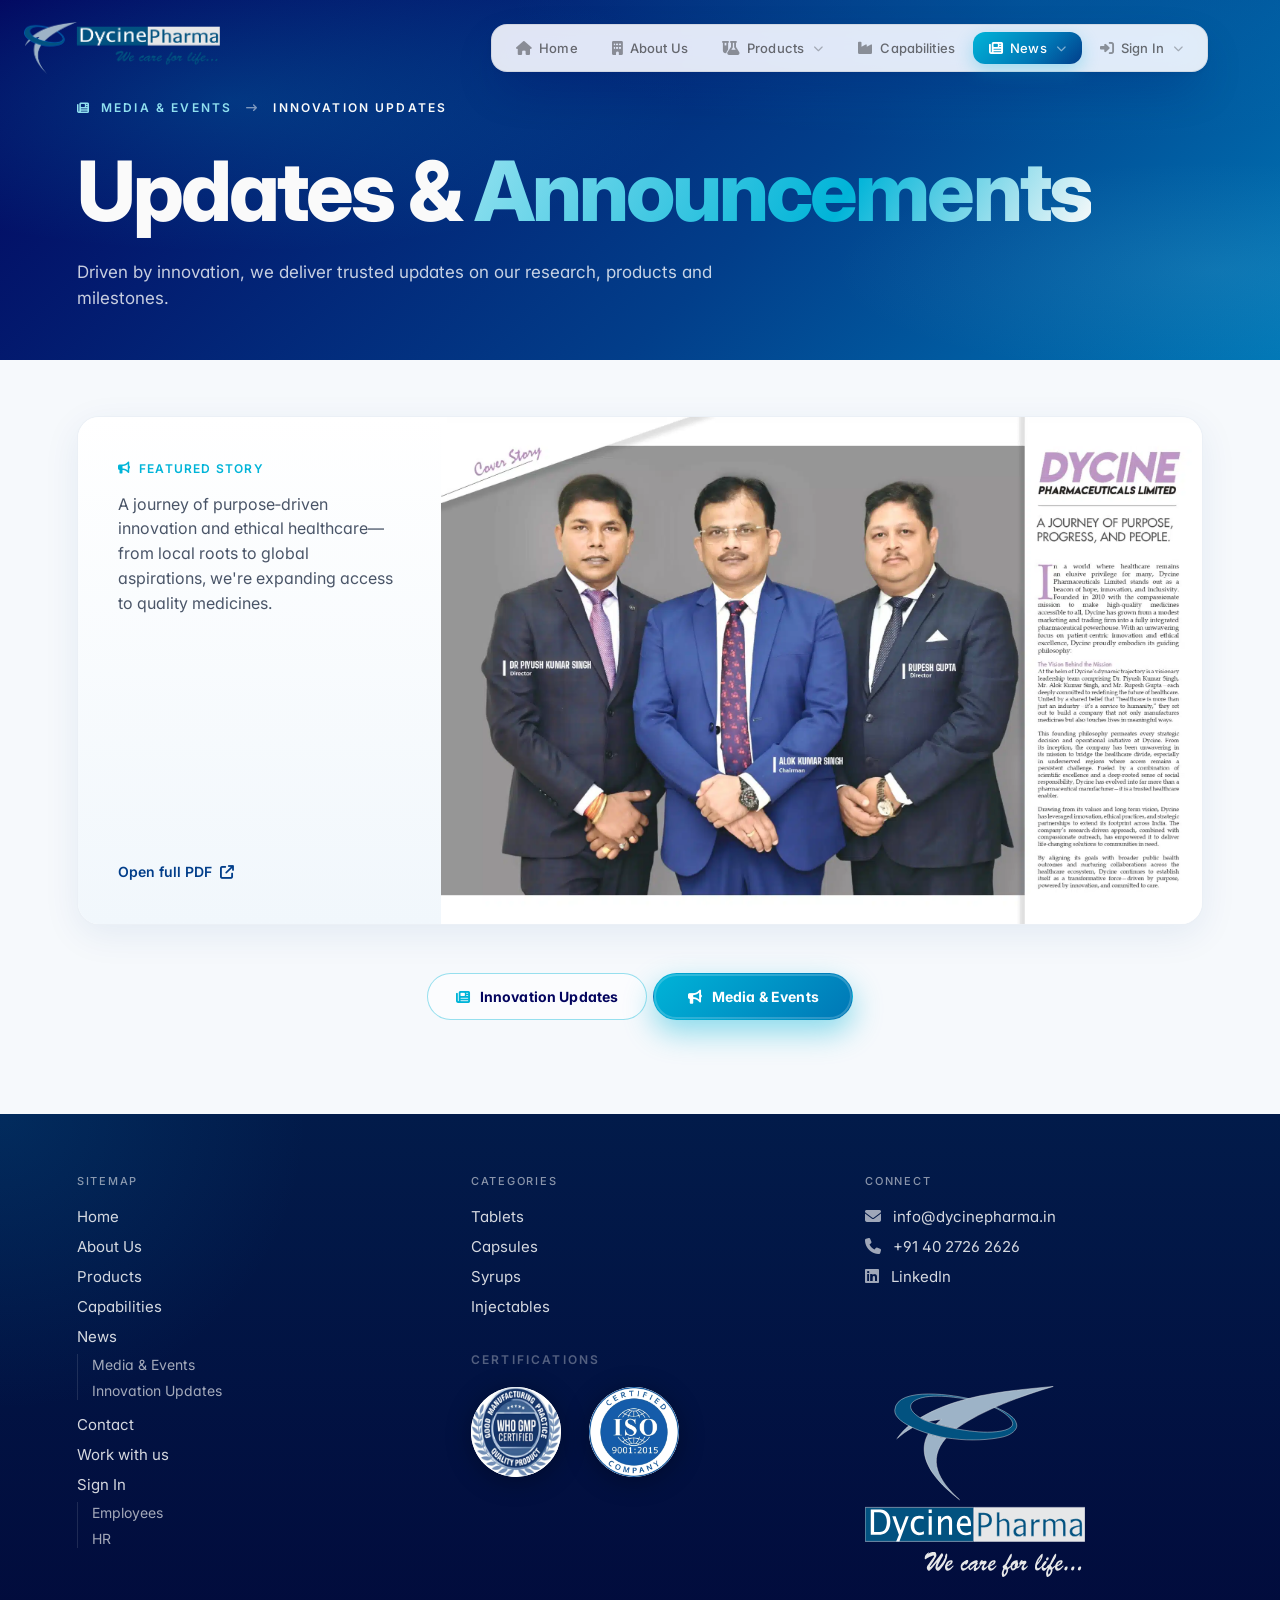
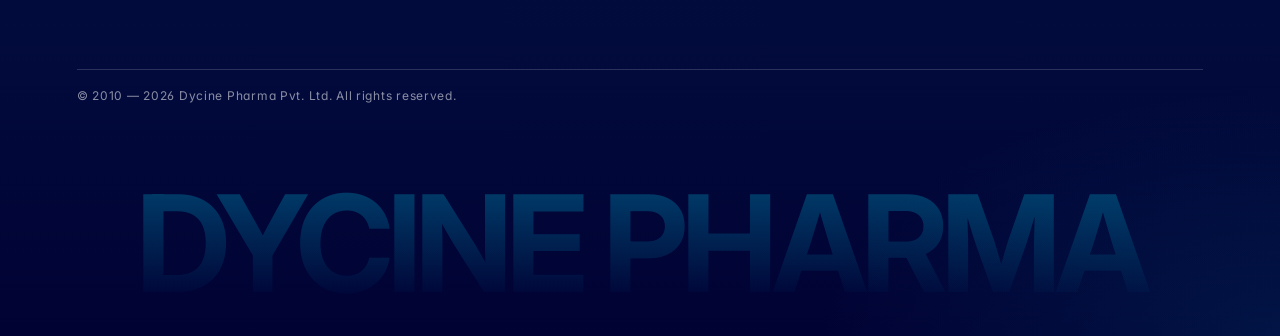
<file: press-releases.html>
<!DOCTYPE html>
<html lang="en">
<head>
<meta charset="UTF-8" />
<meta name="viewport" content="width=device-width, initial-scale=1.0" />
<meta http-equiv="Cache-Control" content="no-cache, no-store, must-revalidate" />
<meta http-equiv="Pragma" content="no-cache" />
<meta http-equiv="Expires" content="0" />
<title>Dycine Pharma | Press Releases</title>

<link rel="preconnect" href="https://fonts.googleapis.com">
<link rel="preconnect" href="https://fonts.gstatic.com" crossorigin>
<link href="https://fonts.googleapis.com/css2?family=Inter:wght@300;400;500;600;700;800;900&family=Space+Grotesk:wght@400;500;600;700&family=JetBrains+Mono:wght@400;500&display=swap" rel="stylesheet">

<link rel="stylesheet" href="https://cdnjs.cloudflare.com/ajax/libs/font-awesome/6.5.1/css/all.min.css" crossorigin="anonymous" referrerpolicy="no-referrer" />
<link rel="stylesheet" href="styles.css?v=13">
</head>

<body data-theme="dark" class="press-page">

<!-- FLOATING LOGO CARD -->
<a href="index.html" class="logo-card" aria-label="Dycine Pharma Home">
  <img src="assets/logo-clean.png" alt="Dycine Pharma" />
</a>

<!-- TOP NAVIGATION CARD -->
<nav class="top-nav" aria-label="Main navigation">
  <div class="nav-links">
    <div class="mobile-menu-logo" aria-hidden="true">
      <img src="assets/logo-clean.png" alt="Dycine Pharma" />
    </div>
    <a href="index.html" class="nav-link"><i class="fa-solid fa-house"></i>Home</a>
    <a href="index.html#about" class="nav-link"><i class="fa-solid fa-building"></i>About Us</a>
    <div class="nav-dropdown products-dropdown">
      <a href="products.html" class="nav-link"><i class="fa-solid fa-flask-vial"></i>Products<i class="fa-solid fa-chevron-down nav-chevron"></i></a>
      <div class="nav-products-submenu">
        <a href="products.html?cat=Tablet" class="nav-link nav-sublink"><i class="fa-solid fa-tablets"></i>Tablets</a>
        <a href="products.html?cat=Capsule" class="nav-link nav-sublink"><i class="fa-solid fa-capsules"></i>Capsules</a>
        <a href="products.html?cat=Syrup" class="nav-link nav-sublink"><i class="fa-solid fa-prescription-bottle"></i>Syrups</a>
        <a href="products.html?cat=Injectable" class="nav-link nav-sublink"><i class="fa-solid fa-syringe"></i>Injectables</a>
      </div>
    </div>
    <a href="index.html#capabilities" class="nav-link"><i class="fa-solid fa-industry"></i>Capabilities</a>
    <div class="nav-dropdown news-dropdown">
      <a href="press-releases.html" class="nav-link nav-dropdown-trigger is-active-page"><i class="fa-solid fa-newspaper"></i>News<i class="fa-solid fa-chevron-down nav-chevron"></i></a>
      <div class="nav-dropdown-menu">
        <a href="news-room.html" class="nav-dropdown-item"><i class="fa-solid fa-newspaper"></i>Innovation Updates</a>
        <a href="press-releases.html" class="nav-dropdown-item"><i class="fa-solid fa-bullhorn"></i>Media &amp; Events</a>
      </div>
    </div>
    <div class="nav-dropdown">
      <button class="nav-link nav-dropdown-trigger"><i class="fa-solid fa-right-to-bracket"></i>Sign In<i class="fa-solid fa-chevron-down nav-chevron"></i></button>
      <div class="nav-dropdown-menu">
        <a href="https://accounts.zoho.in/signin?servicename=VirtualOffice&signupurl=https%3A%2F%2Fwww.zoho.com%2Fmail%2Fzohomail-pricing.html&serviceurl=https%3A%2F%2Fmail.zoho.in%2Fzm%2F#search" class="nav-dropdown-item" target="_blank"><i class="fa-solid fa-user-tie"></i>Employees</a>
        <a href="https://dycine.myerpweb.net/erp/login" class="nav-dropdown-item" target="_blank"><i class="fa-solid fa-users-gear"></i>HR</a>
      </div>
    </div>
  </div>
  <button class="nav-burger" aria-label="Toggle menu" aria-expanded="false">
    <span></span><span></span><span></span>
  </button>
</nav>

<!-- PRESS RELEASES HERO -->
<section class="products-hero press-hero" data-theme="dark">
  <div class="products-hero-inner">
    <div class="products-breadcrumb">
      <a href="index.html"><i class="fa-solid fa-newspaper"></i> MEDIA &amp; EVENTS</a>
      <span class="bc-arrow"><i class="fa-solid fa-arrow-right-long"></i></span>
      <span class="bc-current">INNOVATION UPDATES</span>
    </div>
    <h1 class="products-hero-title">
      Updates &amp; <span class="products-rotator"><span class="pr-current">Announcements</span></span>
    </h1>
    <p class="press-hero-sub">Driven by innovation, we deliver trusted updates on our research, products and milestones.</p>
  </div>
</section>

<!-- PRESS RELEASES LIST -->
<section class="press-main" data-theme="light">
  <div class="press-wrap">
    <div class="press-grid">

      <article class="press-feature">
        <a class="press-feature-link" href="https://dycinepharma.in/wp-content/uploads/2025/07/DYCINE-1.pdf" target="_blank" rel="noopener" aria-label="Open full PDF: Dycine Pharmaceuticals — A Decade of Innovation, Inclusion &amp; Impact">
          <div class="press-feature-meta">
            <span class="press-card-tag"><i class="fa-solid fa-bullhorn"></i> Featured Story</span>
            <p class="press-card-desc">A journey of purpose‑driven innovation and ethical healthcare—from local roots to global aspirations, we're expanding access to quality medicines.</p>
            <span class="press-card-cta">Open full PDF <i class="fa-solid fa-arrow-up-right-from-square"></i></span>
          </div>
          <div class="press-feature-image">
            <img src="uploads/press%20note.webp" alt="Dycine Pharmaceuticals cover story: A Journey of Purpose, Progress, and People" loading="lazy" />
          </div>
        </a>
      </article>

    </div>

    <div class="news-toggle" aria-label="Switch between news sections">
      <a href="news-room.html"><i class="fa-solid fa-newspaper"></i> Innovation Updates</a>
      <a href="press-releases.html" class="is-active"><i class="fa-solid fa-bullhorn"></i> Media &amp; Events</a>
    </div>
  </div>
</section>

<!-- FOOTER -->
<section id="footer" class="footer" data-theme="dark">
  <div class="footer-grid footer-grid-3col">
    <div>
      <h4>Sitemap</h4>
      <ul>
        <li><a href="index.html">Home</a></li>
        <li><a href="index.html#about">About Us</a></li>
        <li><a href="products.html">Products</a></li>
        <li><a href="index.html#capabilities">Capabilities</a></li>
        <li>
          <a href="news-room.html">News</a>
          <ul class="footer-sublist">
            <li><a href="press-releases.html">Media &amp; Events</a></li>
            <li><a href="news-room.html">Innovation Updates</a></li>
          </ul>
        </li>
        <li><a href="index.html#contact">Contact</a></li>
        <li><a href="index.html#contact-careers">Work with us</a></li>
        <li>
          <a href="https://accounts.zoho.in/signin" target="_blank">Sign In</a>
          <ul class="footer-sublist">
            <li><a href="https://accounts.zoho.in/signin?servicename=VirtualOffice&signupurl=https%3A%2F%2Fwww.zoho.com%2Fmail%2Fzohomail-pricing.html&serviceurl=https%3A%2F%2Fmail.zoho.in%2Fzm%2F#search" target="_blank">Employees</a></li>
            <li><a href="https://dycine.myerpweb.net/erp/login" target="_blank">HR</a></li>
          </ul>
        </li>
      </ul>
    </div>

    <div>
      <h4>Categories</h4>
      <ul>
        <li><a href="products.html?cat=Tablet">Tablets</a></li>
        <li><a href="products.html?cat=Capsule">Capsules</a></li>
        <li><a href="products.html?cat=Syrup">Syrups</a></li>
        <li><a href="products.html?cat=Injectable">Injectables</a></li>
      </ul>
      <div class="footer-certs footer-col-certs">
        <h4>Certifications</h4>
        <div class="cert-row">
          <a href="https://dycinepharma.in/wp-content/uploads/2025/09/New-Doc-09-25-2025-15.12.pdf" target="_blank" rel="noopener" aria-label="WHO GMP Certification (PDF)">
            <img src="uploads/who_gmp_home%201.png" alt="WHO GMP Certified" />
          </a>
          <a href="https://dycinepharma.in/wp-content/uploads/2025/09/New-Doc-09-25-2025-15.12.pdf" target="_blank" rel="noopener" aria-label="ISO 9001:2015 Certification (PDF)">
            <img src="uploads/iso-9001.png" alt="ISO 9001:2015 Certified" />
          </a>
        </div>
      </div>
    </div>

    <div>
      <h4>Connect</h4>
      <ul>
        <li><a href="mailto:info@dycinepharma.in"><i class="fa-solid fa-envelope"></i> info@dycinepharma.in</a></li>
        <li><a href="tel:+914027262626"><i class="fa-solid fa-phone"></i> +91 40 2726 2626</a></li>
        <li><a href="https://www.linkedin.com/company/dycine-pharmaceuticals-ltd/" target="_blank" rel="noopener noreferrer"><i class="fa-brands fa-linkedin"></i> LinkedIn</a></li>
      </ul>
      <a href="index.html" aria-label="Dycine Pharma" class="flogo-wrap footer-col-logo">
        <img src="uploads/Dycine%20Footer%20Logo.svg" alt="Dycine Pharma" />
      </a>
    </div>
  </div>

  <div class="footer-bottom footer-copyright-row">
    <div>© 2010 — 2026 Dycine Pharma Pvt. Ltd. All rights reserved.</div>
  </div>

  <div class="footer-massive">DYCINE PHARMA</div>
</section>

<script src="main.js?v=13"></script>
</body>
</html>
</file>
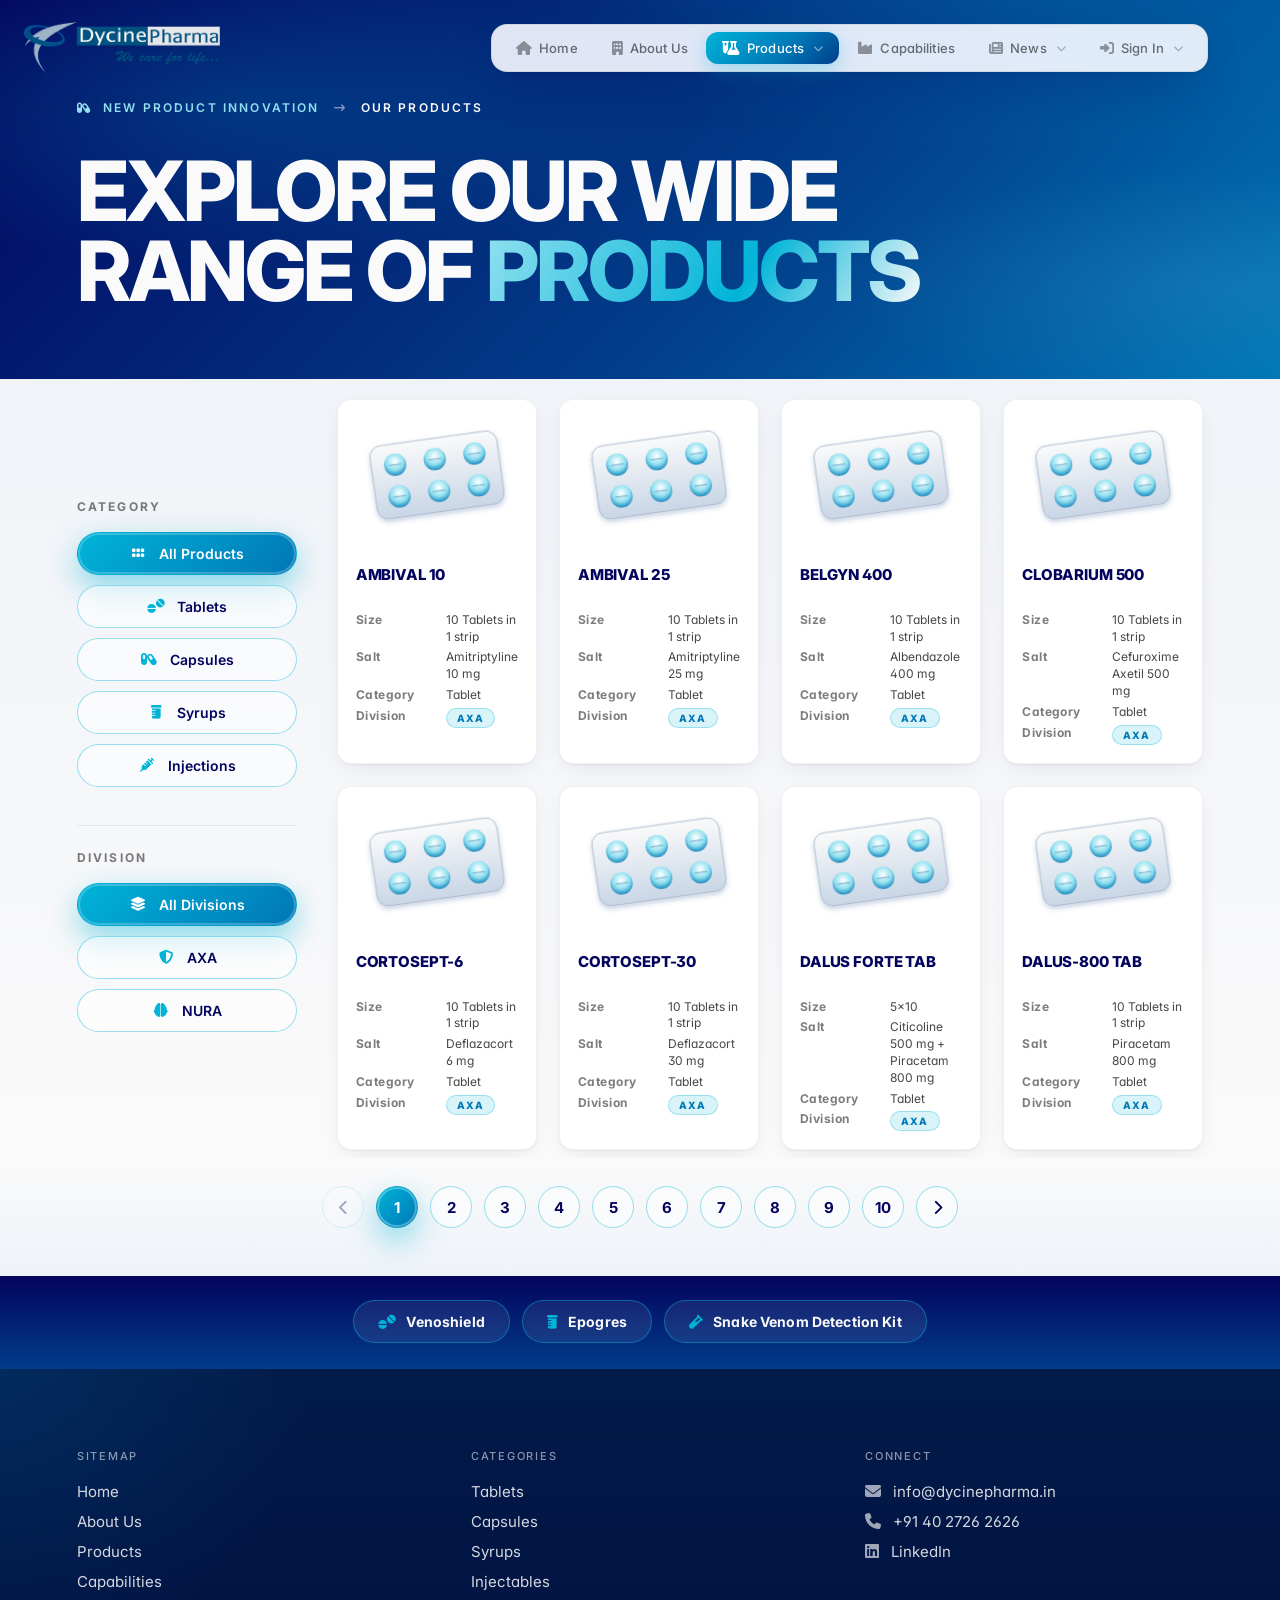
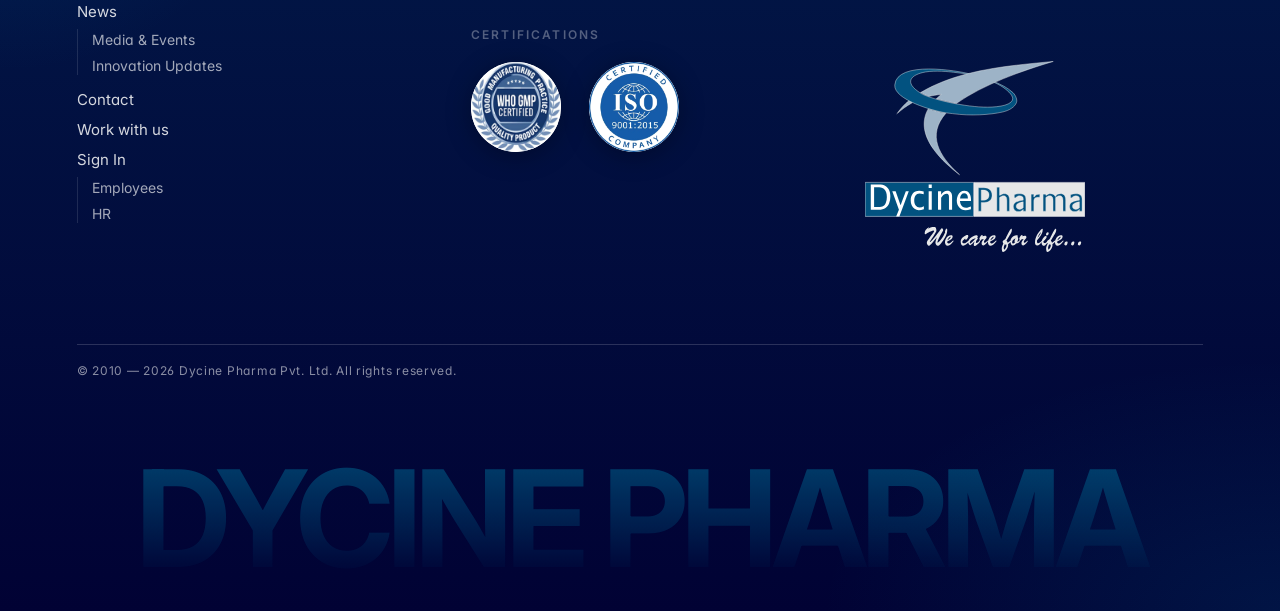
<file: products.html>
<!DOCTYPE html>
<html lang="en">
<head>
<meta charset="UTF-8" />
<meta name="viewport" content="width=device-width, initial-scale=1.0" />
<meta http-equiv="Cache-Control" content="no-cache, no-store, must-revalidate" />
<meta http-equiv="Pragma" content="no-cache" />
<meta http-equiv="Expires" content="0" />
<title>Dycine Pharma | Our Products</title>

<link rel="preconnect" href="https://fonts.googleapis.com">
<link rel="preconnect" href="https://fonts.gstatic.com" crossorigin>
<link href="https://fonts.googleapis.com/css2?family=Inter:wght@300;400;500;600;700;800;900&family=Space+Grotesk:wght@400;500;600;700&family=JetBrains+Mono:wght@400;500&display=swap" rel="stylesheet">

<link rel="stylesheet" href="https://cdnjs.cloudflare.com/ajax/libs/font-awesome/6.5.1/css/all.min.css" crossorigin="anonymous" referrerpolicy="no-referrer" />
<link rel="stylesheet" href="styles.css?v=13">
</head>

<body data-theme="dark" class="products-page">

<!-- FLOATING LOGO CARD -->
<a href="index.html" class="logo-card" aria-label="Dycine Pharma Home">
  <img src="assets/logo-clean.png" alt="Dycine Pharma" />
</a>

<!-- TOP NAVIGATION CARD -->
<nav class="top-nav" aria-label="Main navigation">
  <div class="nav-links">
    <div class="mobile-menu-logo" aria-hidden="true">
      <img src="assets/logo-clean.png" alt="Dycine Pharma" />
    </div>
    <a href="index.html" class="nav-link"><i class="fa-solid fa-house"></i>Home</a>
    <a href="index.html#about" class="nav-link"><i class="fa-solid fa-building"></i>About Us</a>
    <div class="nav-dropdown products-dropdown">
      <a href="products.html" class="nav-link is-active-page"><i class="fa-solid fa-flask-vial"></i>Products<i class="fa-solid fa-chevron-down nav-chevron"></i></a>
      <div class="nav-products-submenu">
        <a href="products.html?cat=Tablet" class="nav-link nav-sublink"><i class="fa-solid fa-tablets"></i>Tablets</a>
        <a href="products.html?cat=Capsule" class="nav-link nav-sublink"><i class="fa-solid fa-capsules"></i>Capsules</a>
        <a href="products.html?cat=Syrup" class="nav-link nav-sublink"><i class="fa-solid fa-prescription-bottle"></i>Syrups</a>
        <a href="products.html?cat=Injectable" class="nav-link nav-sublink"><i class="fa-solid fa-syringe"></i>Injectables</a>
      </div>
    </div>
    <a href="index.html#capabilities" class="nav-link"><i class="fa-solid fa-industry"></i>Capabilities</a>
    <div class="nav-dropdown news-dropdown">
      <a href="press-releases.html" class="nav-link nav-dropdown-trigger"><i class="fa-solid fa-newspaper"></i>News<i class="fa-solid fa-chevron-down nav-chevron"></i></a>
      <div class="nav-dropdown-menu">
        <a href="news-room.html" class="nav-dropdown-item"><i class="fa-solid fa-newspaper"></i>Innovation Updates</a>
        <a href="press-releases.html" class="nav-dropdown-item"><i class="fa-solid fa-bullhorn"></i>Media &amp; Events</a>
      </div>
    </div>
    <div class="nav-dropdown">
      <button class="nav-link nav-dropdown-trigger"><i class="fa-solid fa-right-to-bracket"></i>Sign In<i class="fa-solid fa-chevron-down nav-chevron"></i></button>
      <div class="nav-dropdown-menu">
        <a href="https://accounts.zoho.in/signin?servicename=VirtualOffice&signupurl=https%3A%2F%2Fwww.zoho.com%2Fmail%2Fzohomail-pricing.html&serviceurl=https%3A%2F%2Fmail.zoho.in%2Fzm%2F#search" class="nav-dropdown-item" target="_blank"><i class="fa-solid fa-user-tie"></i>Employees</a>
        <a href="https://dycine.myerpweb.net/erp/login" class="nav-dropdown-item" target="_blank"><i class="fa-solid fa-users-gear"></i>HR</a>
      </div>
    </div>
  </div>
  <button class="nav-burger" aria-label="Toggle menu" aria-expanded="false">
    <span></span><span></span><span></span>
  </button>
</nav>

<!-- PRODUCTS HERO -->
<section class="products-hero" data-theme="dark">
  <div class="products-hero-inner">
    <div class="products-breadcrumb">
      <a href="index.html"><i class="fa-solid fa-capsules"></i> NEW PRODUCT INNOVATION</a>
      <span class="bc-arrow"><i class="fa-solid fa-arrow-right-long"></i></span>
      <span class="bc-current">OUR PRODUCTS</span>
    </div>
    <h1 class="products-hero-title">
      EXPLORE OUR WIDE<br/>
      RANGE OF <span class="products-rotator" id="products-rotator" aria-label="products"><span class="pr-current">PRODUCTS</span></span>
    </h1>
  </div>
</section>

<!-- MAIN: SIDEBAR + GRID -->
<section class="products-main" data-theme="light">
  <aside class="products-sidebar">
    <h3 class="products-sidebar-title">CATEGORY</h3>
    <button class="products-sidebar-btn is-active" data-cat="all">
      <i class="fa-solid fa-grip psb-icon" aria-hidden="true"></i> All Products
    </button>
    <button class="products-sidebar-btn" data-cat="Tablet">
      <i class="fa-solid fa-tablets psb-icon" aria-hidden="true"></i> Tablets
    </button>
    <button class="products-sidebar-btn" data-cat="Capsule">
      <i class="fa-solid fa-capsules psb-icon" aria-hidden="true"></i> Capsules
    </button>
    <button class="products-sidebar-btn" data-cat="Syrup">
      <i class="fa-solid fa-prescription-bottle psb-icon" aria-hidden="true"></i> Syrups
    </button>
    <button class="products-sidebar-btn" data-cat="Injectable">
      <i class="fa-solid fa-syringe psb-icon" aria-hidden="true"></i> Injections
    </button>

    <h3 class="products-sidebar-title products-sidebar-title-div">DIVISION</h3>
    <button class="products-sidebar-btn is-active" data-div="all">
      <i class="fa-solid fa-layer-group psb-icon" aria-hidden="true"></i> All Divisions
    </button>
    <button class="products-sidebar-btn" data-div="AXA">
      <i class="fa-solid fa-shield-halved psb-icon" aria-hidden="true"></i> AXA
    </button>
    <button class="products-sidebar-btn" data-div="NURA">
      <i class="fa-solid fa-brain psb-icon" aria-hidden="true"></i> NURA
    </button>
  </aside>

  <div class="products-grid-wrap">
    <div class="products-grid" id="products-grid" aria-live="polite">
      <!-- Cards injected by JS -->
    </div>
    <div class="products-empty" id="products-empty" hidden>
      <i class="fa-solid fa-inbox"></i>
      <p>No products in this combination.</p>
    </div>
  </div>
</section>

<!-- CONTROLS: PAGINATION -->
<section class="products-controls" data-theme="light">
  <div class="pagination" id="pagination" aria-label="Pagination"></div>
</section>

<!-- FEATURED PRODUCTS -->
<section class="products-massive-page products-featured" data-theme="dark">
  <div class="product-tabs product-tabs-featured">
    <a class="product-tab" href="index.html#products"><i class="fa-solid fa-tablets" aria-hidden="true"></i> Venoshield</a>
    <a class="product-tab" href="index.html#products"><i class="fa-solid fa-prescription-bottle" aria-hidden="true"></i> Epogres</a>
    <a class="product-tab" href="index.html#products"><i class="fa-solid fa-vial" aria-hidden="true"></i> Snake Venom Detection Kit</a>
  </div>
</section>

<!-- FOOTER -->
<section id="footer" class="footer" data-theme="dark">
  <div class="footer-grid footer-grid-3col">
    <div>
      <h4>Sitemap</h4>
      <ul>
        <li><a href="index.html">Home</a></li>
        <li><a href="index.html#about">About Us</a></li>
        <li><a href="products.html">Products</a></li>
        <li><a href="index.html#capabilities">Capabilities</a></li>
        <li>
          <a href="news-room.html">News</a>
          <ul class="footer-sublist">
            <li><a href="press-releases.html">Media &amp; Events</a></li>
            <li><a href="news-room.html">Innovation Updates</a></li>
          </ul>
        </li>
        <li><a href="index.html#contact">Contact</a></li>
        <li><a href="index.html#contact-careers">Work with us</a></li>
        <li>
          <a href="https://accounts.zoho.in/signin" target="_blank">Sign In</a>
          <ul class="footer-sublist">
            <li><a href="https://accounts.zoho.in/signin?servicename=VirtualOffice&signupurl=https%3A%2F%2Fwww.zoho.com%2Fmail%2Fzohomail-pricing.html&serviceurl=https%3A%2F%2Fmail.zoho.in%2Fzm%2F#search" target="_blank">Employees</a></li>
            <li><a href="https://dycine.myerpweb.net/erp/login" target="_blank">HR</a></li>
          </ul>
        </li>
      </ul>
    </div>

    <div>
      <h4>Categories</h4>
      <ul>
        <li><a href="products.html?cat=Tablet">Tablets</a></li>
        <li><a href="products.html?cat=Capsule">Capsules</a></li>
        <li><a href="products.html?cat=Syrup">Syrups</a></li>
        <li><a href="products.html?cat=Injectable">Injectables</a></li>
      </ul>
      <div class="footer-certs footer-col-certs">
        <h4>Certifications</h4>
        <div class="cert-row">
          <a href="https://dycinepharma.in/wp-content/uploads/2025/09/New-Doc-09-25-2025-15.12.pdf" target="_blank" rel="noopener" aria-label="WHO GMP Certification (PDF)">
            <img src="uploads/who_gmp_home%201.png" alt="WHO GMP Certified" />
          </a>
          <a href="https://dycinepharma.in/wp-content/uploads/2025/09/New-Doc-09-25-2025-15.12.pdf" target="_blank" rel="noopener" aria-label="ISO 9001:2015 Certification (PDF)">
            <img src="uploads/iso-9001.png" alt="ISO 9001:2015 Certified" />
          </a>
        </div>
      </div>
    </div>

    <div>
      <h4>Connect</h4>
      <ul>
        <li><a href="mailto:info@dycinepharma.in"><i class="fa-solid fa-envelope"></i> info@dycinepharma.in</a></li>
        <li><a href="tel:+914027262626"><i class="fa-solid fa-phone"></i> +91 40 2726 2626</a></li>
        <li><a href="https://www.linkedin.com/company/dycine-pharmaceuticals-ltd/" target="_blank" rel="noopener noreferrer"><i class="fa-brands fa-linkedin"></i> LinkedIn</a></li>
      </ul>
      <a href="index.html" aria-label="Dycine Pharma" class="flogo-wrap footer-col-logo">
        <img src="uploads/Dycine%20Footer%20Logo.svg" alt="Dycine Pharma" />
      </a>
    </div>
  </div>

  <div class="footer-bottom footer-copyright-row">
    <div>© 2010 — 2026 Dycine Pharma Pvt. Ltd. All rights reserved.</div>
  </div>

  <div class="footer-massive">DYCINE PHARMA</div>
</section>

<!-- PRODUCT DETAIL MODAL -->
<div class="pmodal" id="pmodal" aria-hidden="true" role="dialog" aria-modal="true">
  <div class="pmodal-backdrop" data-pmodal-close></div>
  <div class="pmodal-card" role="document">
    <button type="button" class="pmodal-close" data-pmodal-close aria-label="Close">
      <i class="fa-solid fa-xmark"></i>
    </button>
    <div class="pmodal-img" id="pmodal-img"></div>
    <div class="pmodal-body">
      <h3 class="pmodal-name" id="pmodal-name"></h3>
      <dl class="pmodal-meta" id="pmodal-meta"></dl>
    </div>
  </div>
</div>

<script src="main.js?v=13"></script>
<script src="products.js?v=13"></script>
</body>
</html>
</file>
<file: styles.css>
/* ==========================================================
   DYCINE PHARMA — homepage styles  (v2)
   All sans-serif · gradients · realistic globe · webm video
   ========================================================== */

:root {
  --navy-900: #03045E;
  --navy-800: #023E8A;
  --navy-700: #0077B6;
  --cyan-500: #00B4D8;
  --cyan-300: #90E0EF;
  --ink:      #121212;
  --paper:    #FAFAFA;
  --paper-2:  #f0f3f8;
  --border:   rgba(18,18,18,0.08);
  --border-dark: rgba(250,250,250,0.16);
  --shadow-card: 0 1px 2px rgba(3,4,94,0.06), 0 12px 32px -8px rgba(3,4,94,0.18);
  --shadow-float: 0 2px 4px rgba(3,4,94,0.08), 0 20px 48px -12px rgba(3,4,94,0.32);
  --nav-clear: 72px;
}
@media (max-width: 820px) { :root { --nav-clear: 20px; } }

*, *::before, *::after { box-sizing: border-box; }
html, body { margin: 0; padding: 0; }

body {
  font-family: 'Inter', system-ui, sans-serif;
  font-feature-settings: 'ss01', 'cv11';
  color: var(--ink);
  background: var(--paper);
  overflow-x: hidden;
  -webkit-font-smoothing: antialiased;
  text-rendering: optimizeLegibility;
}

img, svg, video { display: block; max-width: 100%; }

.display {
  font-family: 'Inter', system-ui, sans-serif;
  font-weight: 700;
  letter-spacing: -0.035em;
  line-height: 0.92;
  text-wrap: balance;
  hyphens: none;
}

.eyebrow {
  font-family: 'Inter', sans-serif;
  font-size: 12px;
  font-weight: 500;
  letter-spacing: 0.18em;
  text-transform: uppercase;
  display: inline-flex;
  align-items: center;
  gap: 10px;
}
.eyebrow::before {
  content: "";
  width: 24px;
  height: 1px;
  background: currentColor;
  opacity: 0.6;
}

/* =========================
   Floating logo card  — original SVG, untouched
   ========================= */
.logo-card {
  position: fixed;
  top: 24px;
  left: 24px;
  z-index: 60;
  background: transparent;
  backdrop-filter: none;
  -webkit-backdrop-filter: none;
  border: none;
  border-radius: 0;
  padding: 0;
  box-shadow: none;
  text-decoration: none;
  display: flex;
  align-items: center;
  width: 196px;
  height: 48px;
  transition: transform .35s cubic-bezier(.2,.7,.2,1), background .4s, border-color .4s, box-shadow .4s, backdrop-filter .4s;
}
.logo-card:hover { transform: translateY(-2px) scale(1.02); box-shadow: 0 4px 8px rgba(3,4,94,0.1), 0 28px 56px -12px rgba(3,4,94,0.4); }
.logo-card img {
  width: 100%;
  height: auto;
  display: block;
  filter: none !important;
  mix-blend-mode: normal !important;
  opacity: 1 !important;
}

/* gentle drift / pulse on the floating card */
@keyframes logoFloat {
  0%, 100% { transform: translateY(0); }
  50%      { transform: translateY(-3px); }
}
.logo-card { animation: logoFloat 6s ease-in-out infinite; }
.logo-card:hover { animation-play-state: paused; }

img, svg, video { display: block; max-width: 100%; }

/* =========================
   Top navigation card
   ========================= */
.top-nav {
  position: fixed;
  top: 24px;
  right: 72px;
  z-index: 60;
  background: rgba(255,255,255,0.88);
  backdrop-filter: blur(18px) saturate(1.8);
  -webkit-backdrop-filter: blur(18px) saturate(1.8);
  border: 1px solid rgba(18,18,18,0.08);
  border-radius: 16px;
  padding: 6px 8px;
  box-shadow: var(--shadow-float);
  display: flex;
  align-items: center;
  height: 48px;
  transition: background .4s, border-color .4s, box-shadow .4s;
}
/* Transparent style when over hero */
.top-nav.is-hero {
  background: rgba(255,255,255,0.10);
  backdrop-filter: blur(14px) saturate(1.5);
  -webkit-backdrop-filter: blur(14px) saturate(1.5);
  border-color: rgba(250,250,250,0.20);
  box-shadow: 0 2px 16px rgba(0,0,0,0.22);
}
.nav-links {
  display: flex;
  align-items: center;
  gap: 2px;
}
.nav-link {
  display: inline-flex;
  align-items: center;
  gap: 7px;
  padding: 8px 16px;
  border-radius: 12px;
  font-family: 'Inter', sans-serif;
  font-size: 13px;
  font-weight: 500;
  letter-spacing: 0.01em;
  text-decoration: none;
  color: rgba(18,18,18,0.6);
  transition: background 0.3s cubic-bezier(.22,1,.36,1), color 0.25s;
  white-space: nowrap;
  cursor: pointer;
  border: none;
  background: transparent;
}
.nav-link:hover,
.nav-link.is-active {
  background: linear-gradient(135deg, var(--cyan-500) 0%, #0077B6 60%, #023E8A 100%);
  color: #ffffff;
  box-shadow: 0 6px 18px rgba(0,180,216,0.30);
}
.nav-link:hover i,
.nav-link.is-active i { color: #ffffff; opacity: 1; }
/* Light-on-dark when over hero */
.top-nav.is-hero .nav-link {
  color: rgba(255,255,255,0.95);
}
.top-nav.is-hero .nav-link:hover,
.top-nav.is-hero .nav-link.is-active {
  background: linear-gradient(135deg, var(--cyan-500) 0%, #0077B6 60%, #023E8A 100%);
  color: #ffffff;
  box-shadow: 0 6px 18px rgba(0,180,216,0.30);
}
.top-nav.is-hero .nav-link:hover i,
.top-nav.is-hero .nav-link.is-active i { color: #ffffff; opacity: 1; }
.nav-link i { font-size: 14px; opacity: 0.7; }

/* Products dropdown submenu — hover-revealed on desktop (like the News dropdown).
   Hidden on mobile via the ≤820px media query, where Products is a direct link. */
.nav-products-submenu {
  position: absolute;
  top: calc(100% + 8px);
  left: 0;
  display: flex;
  flex-direction: column;
  gap: 2px;
  min-width: 190px;
  padding: 6px;
  background: rgba(255,255,255,0.92);
  backdrop-filter: blur(18px) saturate(1.8);
  -webkit-backdrop-filter: blur(18px) saturate(1.8);
  border: 1px solid rgba(18,18,18,0.08);
  border-radius: 14px;
  box-shadow: var(--shadow-float);
  opacity: 0;
  visibility: hidden;
  transform: translateY(-6px);
  transition: opacity .25s, visibility .25s, transform .25s cubic-bezier(.22,1,.36,1);
  z-index: 60;
}
.products-dropdown:hover .nav-products-submenu {
  opacity: 1;
  visibility: visible;
  transform: translateY(0);
}
.products-dropdown:hover .nav-chevron { transform: rotate(180deg); }
/* Submenu items styled like dropdown items (dark text on the white menu),
   overriding the horizontal nav-link + is-hero white styles. */
.top-nav .nav-products-submenu .nav-sublink {
  width: 100%;
  padding: 10px 14px;
  border-radius: 10px;
  font-size: 13px;
  color: rgba(18,18,18,0.7);
  background: transparent;
  box-shadow: none;
}
.top-nav .nav-products-submenu .nav-sublink i {
  color: var(--cyan-500);
  opacity: 0.9;
  width: 18px;
  text-align: center;
}
.top-nav .nav-products-submenu .nav-sublink:hover {
  background: var(--cyan-500);
  color: var(--navy-900);
  box-shadow: none;
  transform: none;
}
.top-nav .nav-products-submenu .nav-sublink:hover i { color: var(--navy-900); opacity: 1; }

/* Mobile menu logo — only visible inside the open burger menu */
.mobile-menu-logo { display: none; }
.nav-chevron { font-size: 10px !important; margin-left: 2px; opacity: 0.5 !important; transition: transform .3s; }

/* Sign In dropdown */
.nav-dropdown {
  position: relative;
}
.nav-dropdown-trigger {
  font-family: 'Inter', sans-serif;
}
/* Sign In dropdown items: same cyan hover as nav-links */
.nav-dropdown-item:hover {
  background: var(--cyan-500);
  color: var(--navy-900);
}
.nav-dropdown-item:hover i { color: var(--navy-900); opacity: 1; }
.nav-dropdown-menu {
  position: absolute;
  top: calc(100% + 8px);
  right: 0;
  background: rgba(255,255,255,0.92);
  backdrop-filter: blur(18px) saturate(1.8);
  -webkit-backdrop-filter: blur(18px) saturate(1.8);
  border: 1px solid rgba(18,18,18,0.08);
  border-radius: 14px;
  padding: 6px;
  box-shadow: var(--shadow-float);
  min-width: 180px;
  opacity: 0;
  visibility: hidden;
  transform: translateY(-6px);
  transition: opacity .25s, visibility .25s, transform .25s cubic-bezier(.22,1,.36,1);
}
.nav-dropdown:hover .nav-dropdown-menu,
.nav-dropdown.is-open .nav-dropdown-menu {
  opacity: 1;
  visibility: visible;
  transform: translateY(0);
}
.nav-dropdown:hover .nav-chevron,
.nav-dropdown.is-open .nav-chevron {
  transform: rotate(180deg);
}
.nav-dropdown-item {
  display: flex;
  align-items: center;
  gap: 10px;
  padding: 10px 14px;
  border-radius: 10px;
  font-family: 'Inter', sans-serif;
  font-size: 13px;
  font-weight: 500;
  text-decoration: none;
  color: rgba(18,18,18,0.7);
  transition: background .25s, color .25s;
}
.nav-dropdown-item:hover {
  background: var(--cyan-500);
  color: var(--navy-900);
}
.nav-dropdown-item:hover i { color: var(--navy-900); opacity: 1; }
.nav-dropdown-item i {
  font-size: 14px;
  opacity: 0.6;
  width: 18px;
  text-align: center;
}

.nav-burger {
  display: none;
  flex-direction: column;
  justify-content: center;
  align-items: center;
  gap: 5px;
  width: 40px;
  height: 40px;
  border: none;
  background: transparent;
  cursor: pointer;
  padding: 0;
  border-radius: 10px;
  transition: background 0.25s;
}
.nav-burger:hover { background: rgba(18,18,18,0.06); }
.top-nav.is-hero .nav-burger:hover { background: rgba(250,250,250,0.12); }
.nav-burger span {
  display: block;
  width: 18px;
  height: 1.5px;
  background: var(--ink);
  border-radius: 2px;
  transition: transform 0.35s cubic-bezier(.22,1,.36,1), opacity 0.25s, background 0.3s;
  transform-origin: center;
}
.top-nav.is-hero .nav-burger span { background: var(--paper); }
.top-nav.is-open .nav-burger span:nth-child(1) {
  transform: translateY(6.5px) rotate(45deg);
}
.top-nav.is-open .nav-burger span:nth-child(2) {
  opacity: 0;
}
.top-nav.is-open .nav-burger span:nth-child(3) {
  transform: translateY(-6.5px) rotate(-45deg);
}

/* =========================
   Side navigation — minimal tick marks flush-right
   ========================= */
.sidenav {
  position: fixed;
  right: 0;
  top: 50%;
  transform: translateY(-50%);
  z-index: 60;
  display: flex;
  flex-direction: column;
  gap: 24px;
}
.sidenav a {
  display: flex;
  align-items: center;
  justify-content: flex-end;
  gap: 14px;
  text-decoration: none;
  color: currentColor;
  cursor: pointer;
  position: relative;
}
.sn-tick {
  display: block;
  width: 18px;
  height: 2px;
  background: currentColor;
  opacity: 0.25;
  transition: width .45s cubic-bezier(.22,1,.36,1), opacity .35s, background .35s, box-shadow .35s;
  flex-shrink: 0;
}
.sidenav a:hover .sn-tick {
  width: 30px;
  opacity: 0.65;
}
.sidenav a.is-active .sn-tick {
  width: 40px;
  opacity: 1;
  background: var(--cyan-500);
  box-shadow: 0 0 12px rgba(0,180,216,0.55), 0 0 4px rgba(0,180,216,0.3);
}
.sn-label {
  font-family: 'Inter', sans-serif;
  font-size: 11px;
  letter-spacing: 0.16em;
  text-transform: uppercase;
  font-weight: 500;
  opacity: 0;
  transform: translateX(8px);
  transition: opacity .35s cubic-bezier(.22,1,.36,1), transform .35s cubic-bezier(.22,1,.36,1);
  white-space: nowrap;
  pointer-events: none;
}
.sidenav a:hover .sn-label {
  opacity: 0.8;
  transform: translateX(0);
}
.sidenav a.is-active .sn-label {
  opacity: 1;
  transform: translateX(0);
}

/* =========================
   Section base
   ========================= */
section {
  position: relative;
  min-height: 100vh;
  padding: 120px 7vw 100px;
  padding-right: max(7vw, var(--nav-clear));
  overflow: hidden;
}

/* =========================
   HERO  (designed-cells inspired)
   ========================= */
.hero {
  color: var(--paper);
  background:
    radial-gradient(60% 70% at 18% 28%, rgba(0,180,216,0.20), transparent 60%),
    radial-gradient(50% 50% at 95% 75%, rgba(144,224,239,0.10), transparent 60%),
    radial-gradient(80% 80% at 80% 0%, rgba(0,119,182,0.30), transparent 50%),
    linear-gradient(135deg, #03045E 0%, #023E8A 60%, #0077B6 100%);
  display: flex;
  flex-direction: column;
  justify-content: center;
  padding-top: 0; padding-bottom: 0;
}

/* Soft animated noise / grain overlay */
.hero::after {
  content: "";
  position: absolute; inset: 0;
  background-image:
    radial-gradient(circle at 20% 20%, rgba(255,255,255,0.04) 0, transparent 40%),
    radial-gradient(circle at 80% 90%, rgba(255,255,255,0.03) 0, transparent 40%);
  mix-blend-mode: overlay;
  pointer-events: none;
}

.hero-inner {
  position: relative;
  z-index: 2;
  width: 100%;
  max-width: 1500px;
  margin: 0 auto;
  padding: 140px 0 120px;
  display: grid;
  grid-template-areas: "set";
}

.hero-eyebrow-row {
  display: flex;
  justify-content: flex-start;
  align-items: center;
  gap: 24px;
  margin-bottom: 28px;
  flex-wrap: wrap;
}
.hero-eyebrow-row .eyebrow { opacity: 0.85; }
/* CT1 legend — sits on its own line under the status pill */
.hero-ct1-note {
  flex-basis: 100%;
  margin-top: -14px;
  font-size: 12px;
  letter-spacing: 0.06em;
  opacity: 0.6;
}
.pill {
  display: inline-flex;
  align-items: center;
  gap: 10px;
  border: 1px solid rgba(250,250,250,0.25);
  padding: 8px 14px;
  border-radius: 999px;
  font-size: 12px;
  letter-spacing: 0.12em;
  text-transform: uppercase;
}
.pill .blink {
  width: 6px; height: 6px; border-radius: 50%;
  background: var(--cyan-500); animation: blink 1.6s ease-in-out infinite;
}
@keyframes blink { 0%,100% {opacity:1} 50% {opacity:.2} }

/* Designed-cells style giant headline + rotating phrase */
.hero h1.display {
  font-size: clamp(38px, 6.5vw, 110px);
  letter-spacing: -0.035em;
  line-height: 0.98;
  font-weight: 700;
  margin: 0;
  max-width: 1100px;
  overflow-wrap: normal;
}
.hero h1.display em {
  font-style: normal;
  font-weight: 800;
  font-family: 'Inter', sans-serif;
  background: linear-gradient(120deg, var(--cyan-300) 0%, var(--cyan-500) 60%, var(--paper) 100%);
  -webkit-background-clip: text; background-clip: text;
  color: transparent;
  letter-spacing: -0.035em;
}
.hero h1.display .pad-l { padding-left: 0.4em; }

/* Full-tagline rotator — each .hero-line shares one grid cell and
   cross-fades; the cell auto-sizes to the tallest line so swapping
   never shifts the layout. */
.hero h1.display.hero-rotate {
  display: grid;
  align-items: start;
}
.hero h1.display.hero-rotate .hero-line {
  grid-area: 1 / 1;
  opacity: 0;
  transform: translateY(100%);
  pointer-events: none;
  will-change: transform, opacity;
}
.hero h1.display.hero-rotate .hero-line.is-active {
  opacity: 1;
  transform: translateY(0);
  pointer-events: auto;
}

/* lower row of meta */
.hero-bottom {
  margin-top: 16px;
  max-width: 640px;
}
.hero-bottom .lede {
  font-size: clamp(15px, 1.25vw, 18px);
  line-height: 1.55;
  opacity: 0.85;
  max-width: 480px;
  margin: 0 0 24px;
}
.cta-row { display: flex; gap: 12px; flex-wrap: wrap; }
.btn {
  display: inline-flex;
  align-items: center;
  gap: 10px;
  padding: 14px 28px;
  border-radius: 999px;
  font-family: 'Inter', sans-serif;
  font-weight: 700;
  font-size: 14px;
  letter-spacing: 0.01em;
  text-decoration: none;
  border: 1.5px solid rgba(0,180,216,0.45);
  cursor: pointer;
  transition: transform .3s cubic-bezier(.22,1,.36,1), box-shadow .3s, background .3s, color .3s, border-color .3s;
  background: rgba(255,255,255,0.06);
  color: var(--paper);
  box-shadow: none;
  color: inherit;
}
.btn-primary {
  background: linear-gradient(135deg, var(--cyan-500) 0%, #0077B6 100%);
  border-color: transparent;
  color: #fff;
  box-shadow: 0 8px 24px rgba(0,180,216,0.32);
}
.btn:hover {
  background: linear-gradient(135deg, var(--cyan-500) 0%, #0077B6 100%);
  color: #fff;
  border-color: transparent;
  transform: translateY(-2px);
  box-shadow: 0 12px 30px rgba(0,180,216,0.45);
}
.btn-primary:hover {
  transform: translateY(-2px);
  box-shadow: 0 12px 30px rgba(0,180,216,0.45);
}
.btn .arr { color: var(--cyan-500); transition: color .3s, transform .25s; }
.btn:hover .arr { color: #fff; transform: translateX(4px); }
.btn-primary .arr { color: #fff; }
.btn-primary:hover .arr { transform: translateX(4px); }

/* Hero set swap — Set A (default) and Set B (snakebite focus) auto-loop.
   Both sets share the same grid cell so swapping doesn't shift layout. */
.hero-set {
  grid-area: set;
  min-width: 0;
  transition: opacity 0.6s ease;
}
.hero-set:not(.is-active) {
  opacity: 0;
  visibility: hidden;
  pointer-events: none;
}
.hero-set.is-active {
  opacity: 1;
  visibility: visible;
  pointer-events: auto;
}

/* Label inside the burden grid, sits below the divider line and spans
   the whole row above the four stats */
.hero-stats-label {
  grid-column: 1 / -1;
  margin-bottom: 16px;
  font-family: 'Inter', sans-serif;
  font-size: 11px;
  letter-spacing: 0.18em;
  font-weight: 700;
  text-transform: uppercase;
  opacity: 0.7;
  display: inline-flex;
  align-items: center;
  gap: 8px;
}
.hero-stats-label i { font-size: 12px; opacity: 0.8; }

.hero-stats {
  display: grid;
  grid-template-columns: repeat(3, 1fr);
  gap: 0;
  border-top: 1px solid rgba(250,250,250,0.18);
  padding-top: 28px;
  margin-top: 48px;
}
.hero-stats.hero-stats-4 { grid-template-columns: repeat(4, 1fr); }
@media (max-width: 820px) {
  .hero-stats.hero-stats-4 {
    grid-template-columns: repeat(2, 1fr);
    gap: 24px 16px;
  }
}
.hero-stats .s .num {
  font-weight: 600;
  font-size: clamp(32px, 3.5vw, 52px);
  letter-spacing: -0.025em;
  line-height: 1;
}
.hero-stats .s .lbl {
  margin-top: 8px;
  font-size: 11px;
  letter-spacing: 0.14em;
  text-transform: uppercase;
  opacity: 0.7;
}

/* DNA video — right of hero, full-height prominent */
.hero-video-wrap {
  position: absolute;
  top: 0; right: -6vw;
  width: 78vw;
  max-width: 1200px;
  height: 100%;
  z-index: 1;
  pointer-events: none;
  will-change: transform;
}

/* Concentric rings — centered on the video */
.hero-video-wrap .ring {
  position: absolute;
  top: 50%; left: 55%;
  transform: translate(-50%, -42%);
  border-radius: 50%;
  aspect-ratio: 1;
}
.hero-video-wrap .ring.r1 {
  width: 88%;
  border: 1px solid rgba(250,250,250,0.10);
}
.hero-video-wrap .ring.r2 {
  width: 70%;
  border: 1px dashed rgba(0,180,216,0.28);
  animation: spinRing 80s linear infinite;
}
.hero-video-wrap .ring.r3 {
  width: 105%;
  border: 1px solid rgba(250,250,250,0.05);
}
.hero-video-wrap .ring.r4 {
  width: 52%;
  border: 1px solid rgba(0,180,216,0.18);
  box-shadow: 0 0 40px 0 rgba(0,180,216,0.06);
}
.hero-video-wrap .ring.r5 {
  width: 124%;
  border: 1px solid rgba(250,250,250,0.03);
  animation: spinRingReverse 120s linear infinite;
}
@keyframes spinRing {
  from { transform: translate(-50%, -42%) rotate(0deg); }
  to { transform: translate(-50%, -42%) rotate(360deg); }
}
@keyframes spinRingReverse {
  from { transform: translate(-50%, -42%) rotate(0deg); }
  to { transform: translate(-50%, -42%) rotate(-360deg); }
}
.hero-video {
  position: absolute;
  top: 50%; left: 55%;
  transform: translate(-50%, -42%) rotate(30deg) scale(1.3);
  width: 110%;
  max-width: 1100px;
  aspect-ratio: 1 / 1;
  object-fit: contain;
  filter: drop-shadow(0 24px 80px rgba(0,180,216,0.45)) contrast(1.14) saturate(1.12) brightness(1.05);
  transition: opacity 0.6s ease;
}
/* Set B full-screen background (snake-bite muscle): a dedicated layer over the
   whole hero that simply crossfades in for Set B. It never resizes, so there's
   no box/edge at the start or end, and object-fit:cover means no black borders. */
.hero-bg-b {
  position: absolute;
  inset: 0;
  z-index: 1;
  opacity: 0;
  visibility: hidden;
  transition: opacity 0.7s ease, visibility 0.7s ease;
  pointer-events: none;
  overflow: hidden;
}
.hero-bg-b-video {
  position: absolute;
  inset: 0;
  width: 100%;
  height: 100%;
  object-fit: cover;
  filter: contrast(1.06) saturate(1.08) brightness(1.02);
}
/* Dark wash so the white text stays readable over the video */
.hero-bg-b::after {
  content: "";
  position: absolute;
  inset: 0;
  background: linear-gradient(90deg, rgba(3,4,94,0.92) 0%, rgba(3,4,94,0.62) 45%, rgba(3,4,94,0.32) 100%);
  pointer-events: none;
}
.hero-bg-b.is-on { opacity: 1; visibility: visible; }

/* All Set B text in white (shown over the full-screen video) */
.hero-set-b,
.hero-set-b .lede,
.hero-set-b .eyebrow,
.hero-set-b .num,
.hero-set-b .lbl { color: #fff !important; }
.hero-set-b .lede { opacity: 0.95; }
.hero-set-b .display em {
  background: none !important;
  -webkit-text-fill-color: #fff !important;
  color: #fff !important;
}

/* meta strip at bottom of hero */
.hero-meta-strip {
  position: relative;
  z-index: 2;
  max-width: 1500px;
  margin: 0 auto;
  padding: 24px 0 32px;
  display: flex;
  justify-content: space-between;
  align-items: center;
  font-size: 11px;
  letter-spacing: 0.14em;
  text-transform: uppercase;
  opacity: 0.6;
  color: var(--paper);
  border-top: 1px solid rgba(250,250,250,0.12);
}

/* =========================
   ABOUT
   ========================= */
.about {
  min-height: auto;
  padding-top: 80px;
  padding-bottom: 70px;
  color: var(--ink);
  background:
    radial-gradient(42% 42% at 28% 50%, rgba(0,180,216,0.09), transparent 70%),
    radial-gradient(60% 50% at 100% 0%, rgba(0,180,216,0.10), transparent 60%),
    radial-gradient(40% 40% at 0% 100%, rgba(2,62,138,0.06), transparent 60%),
    linear-gradient(180deg, #FAFAFA 0%, #f0f3f8 100%);
}
@media (max-width: 820px) {
  .about { padding-top: 60px; padding-bottom: 50px; }
}
.about-grid {
  position: relative; z-index: 1;
  max-width: 1500px;
  margin: 0 auto;
  display: grid;
  grid-template-columns: 1.05fr 0.95fr;
  gap: 56px;
  align-items: center;
}
.globe-wrap {
  position: relative;
  width: 100%;
  aspect-ratio: 1 / 1;
  max-width: 640px;
  margin: 0 auto;
}
.globe-wrap canvas { display: block; width: 100% !important; height: 100% !important; cursor: grab; position: relative; z-index: 1; }
.globe-wrap::before {
  content: "";
  position: absolute;
  top: 50%; left: 50%;
  width: 115%; height: 115%;
  transform: translate(-50%, -50%);
  background: radial-gradient(circle, rgba(0,180,216,0.13) 0%, rgba(2,62,138,0.06) 35%, transparent 62%);
  border-radius: 50%;
  z-index: 0;
  pointer-events: none;
}
.globe-wrap.is-dragging canvas { cursor: grabbing; }
.globe-loading {
  position: absolute; inset: 0;
  display: flex; align-items: center; justify-content: center;
  font-size: 11px; letter-spacing: 0.16em; text-transform: uppercase;
  color: rgba(18,18,18,0.4);
}
.about h2, .products h2, .contact h2, .partners h2 {
  font-family: 'Inter', sans-serif;
  font-weight: 700;
  font-size: clamp(36px, 5vw, 80px);
  line-height: 0.98;
  letter-spacing: -0.035em;
  margin: 20px 0 64px;
  text-wrap: balance;
  hyphens: none;
}
.about h2 em, .products h2 em, .contact h2 em {
  font-style: normal;
  font-weight: 300;
  letter-spacing: -0.035em;
}
.about p.lede {
  font-size: 17px;
  line-height: 1.6;
  color: rgba(18,18,18,0.7);
  max-width: 540px;
  margin: 0 0 44px;
}

/* Flag grid (About section) */
.flag-grid {
  display: flex;
  flex-wrap: wrap;
  justify-content: center;
  gap: 32px 40px;
  margin-top: 28px;
}
.flag-item {
  display: flex;
  flex-direction: column;
  align-items: center;
  gap: 10px;
}
.flag-img-lg {
  width: 56px;
  height: 38px;
  object-fit: cover;
  border-radius: 5px;
  box-shadow: 0 2px 8px rgba(0,0,0,0.12);
  border: 1px solid rgba(0,0,0,0.08);
}
.flag-name {
  font-size: 13px;
  font-weight: 500;
  color: rgba(18,18,18,0.7);
  letter-spacing: 0.02em;
  text-align: center;
}
.about-stats {
  margin-top: 32px;
}

/* Hero pill repositioned */
.hero-pill {
  margin-top: 32px;
}
.stat-row {
  display: grid;
  grid-template-columns: repeat(3, 1fr);
  gap: 0;
  margin-top: 24px;
  border-top: 1px solid var(--border);
  padding-top: 24px;
}
.stat-row .num {
  font-weight: 600;
  font-size: 36px;
  line-height: 1;
  letter-spacing: -0.025em;
  color: var(--navy-900);
}
.stat-row .lbl {
  font-size: 11px;
  letter-spacing: 0.12em;
  text-transform: uppercase;
  color: rgba(18,18,18,0.55);
  margin-top: 6px;
}

/* =========================
   About — Tabbed panels
   ========================= */
.about-section-header {
  max-width: 1500px;
  margin: 0 auto 28px;
}

.about-tab-container {
  max-width: 1500px;
  margin: 0 auto;
  position: relative;
  transition: height 0.55s cubic-bezier(.22,1,.36,1);
}

.about-panel {
  position: absolute;
  top: 0;
  left: 0;
  right: 0;
  opacity: 0;
  visibility: hidden;
  transform: translateX(60px);
  transition: opacity 0.5s cubic-bezier(.22,1,.36,1), transform 0.55s cubic-bezier(.22,1,.36,1), visibility 0.55s;
  pointer-events: none;
}
.about-panel.is-leaving {
  opacity: 0;
  visibility: visible;
  transform: translateX(-60px);
  pointer-events: none;
}
.about-panel.is-active {
  position: relative;
  opacity: 1;
  visibility: visible;
  transform: translateX(0);
  pointer-events: auto;
  z-index: 1;
}

/* Tab bar */
.about-tabs-row {
  display: flex;
  justify-content: center;
  gap: 6px;
  padding-top: 48px;
  position: relative;
  z-index: 2;
}
.about-tab {
  display: inline-flex;
  align-items: center;
  justify-content: center;
  gap: 10px;
  padding: 14px 28px;
  min-width: 200px;
  border-radius: 999px;
  font-family: 'Inter', sans-serif;
  font-size: 14px;
  font-weight: 700;
  letter-spacing: 0.01em;
  color: var(--navy-900);
  background: rgba(255,255,255,0.5);
  border: 1.5px solid rgba(0,180,216,0.40);
  box-shadow: none;
  cursor: pointer;
  transition: transform 0.3s cubic-bezier(.22,1,.36,1), box-shadow 0.3s, background 0.3s, color 0.3s, border-color 0.3s;
  white-space: nowrap;
}
.about-tab:hover {
  color: #fff;
  background: linear-gradient(135deg, var(--cyan-500) 0%, #0077B6 100%);
  border-color: transparent;
  transform: translateY(-2px);
  box-shadow: 0 12px 30px rgba(0,180,216,0.45);
}
.about-tab:hover i { color: #fff; opacity: 1; }
.about-tab.is-active {
  color: #fff;
  background: linear-gradient(135deg, var(--cyan-500) 0%, #0077B6 100%);
  border-color: transparent;
  box-shadow: 0 12px 30px rgba(0,180,216,0.45), inset 0 0 0 2px rgba(255,255,255,0.18);
}
.about-tab i { font-size: 14px; opacity: 1; color: var(--cyan-500); }
.about-tab:hover i,
.about-tab.is-active i { opacity: 1; color: #fff; }

/* =========================
   Mission & Vision panel
   ========================= */
.mv-heading {
  text-align: center;
  margin-bottom: 56px !important;
}

.mission-vision-layout {
  display: grid;
  grid-template-columns: 1fr auto 1fr;
  gap: 40px;
  align-items: center;
  max-width: 1200px;
  margin: 0 auto;
}
@media (min-width: 821px) {
  .mission-vision-layout .mv-card:first-of-type {
    align-self: start;
    margin-top: 40px;
  }
  .mission-vision-layout .mv-card:last-of-type {
    align-self: end;
    margin-bottom: 40px;
  }
}

.mv-card {
  text-align: left;
  padding: 0 8px;
}

.mv-label {
  font-family: 'Inter', sans-serif;
  font-size: clamp(28px, 4vw, 64px);
  font-weight: 700;
  letter-spacing: -0.035em;
  line-height: 1;
  text-transform: none;
  color: var(--navy-900);
  margin: 0 0 18px;
  white-space: nowrap;
}
@media (max-width: 820px) {
  .mv-label { white-space: normal; }
}

.mv-statement {
  font-family: 'Inter', sans-serif;
  font-size: 16px;
  font-weight: 300;
  line-height: 1.55;
  letter-spacing: 0;
  color: rgba(18,18,18,0.78);
  margin: 0;
  text-wrap: balance;
}

.mv-video-wrap {
  width: clamp(280px, 36vw, 520px);
  flex-shrink: 0;
  transform: rotate(-38deg);
  transition: transform 0.6s cubic-bezier(.22,1,.36,1);
}
.mv-video-wrap:hover { transform: rotate(-32deg) scale(1.05); }
.mv-video-wrap video {
  width: 100%;
  height: auto;
  filter: drop-shadow(0 18px 48px rgba(0,180,216,0.28)) drop-shadow(0 4px 16px rgba(2,62,138,0.18)) contrast(1.18) saturate(1.15) brightness(1.06);
}
@media (max-width: 820px) {
  .mv-video-wrap { transform: rotate(-25deg); }
  .mv-video-wrap:hover { transform: rotate(-20deg) scale(1.03); }
}

/* =========================
   Our Team panel
   ========================= */
.team-heading {
  text-align: center;
  margin-bottom: 56px !important;
}

.team-section {
  position: relative;
  padding: 20px 0;
}

.team-grid {
  display: grid;
  grid-template-columns: repeat(4, 1fr);
  gap: 36px;
  max-width: 1000px;
  margin: 0 auto;
  position: relative;
  z-index: 1;
}

.team-member {
  text-align: center;
  display: flex;
  flex-direction: column;
  align-items: center;
}
.team-member > .team-linkedin { margin-top: 14px; }

.team-img-wrap {
  width: 170px;
  height: 170px;
  border-radius: 50%;
  overflow: hidden;
  margin: 0 auto 18px;
  border: 3px solid rgba(0,180,216,0.25);
  box-shadow: 0 8px 28px rgba(0,180,216,0.12), 0 2px 8px rgba(3,4,94,0.06);
  transition: transform 0.4s cubic-bezier(.22,1,.36,1), box-shadow 0.4s;
}
.team-member:hover .team-img-wrap {
  transform: translateY(-4px) scale(1.03);
  box-shadow: 0 14px 40px rgba(0,180,216,0.2), 0 4px 12px rgba(3,4,94,0.08);
}
.team-img-wrap img {
  width: 100%;
  height: 100%;
  object-fit: cover;
  object-position: center top;
}

.team-member h4 {
  font-family: 'Inter', sans-serif;
  font-size: 15px;
  font-weight: 600;
  letter-spacing: -0.01em;
  margin: 0 0 4px;
  color: var(--navy-900);
}
.team-member p {
  font-size: 12px;
  font-weight: 500;
  color: rgba(18,18,18,0.5);
  margin: 0;
  letter-spacing: 0.03em;
}
.team-linkedin {
  display: inline-flex;
  align-items: center;
  justify-content: center;
  width: 30px;
  height: 30px;
  margin-top: auto;
  border-radius: 6px;
  background: rgba(0,180,216,0.08);
  color: var(--navy-700);
  border: 1px solid rgba(0,180,216,0.2);
  text-decoration: none;
  font-size: 13px;
  transition: all 0.3s cubic-bezier(.22,1,.36,1);
}
.team-linkedin:hover {
  background: #0A66C2;
  color: #fff;
  border-color: #0A66C2;
  transform: translateY(-2px);
  box-shadow: 0 6px 16px rgba(10,102,194,0.3);
}

/* =========================
   Floating molecules (team bg)
   ========================= */
.team-molecules {
  position: absolute;
  inset: 0;
  overflow: hidden;
  pointer-events: none;
  z-index: 0;
}

/* Animated molecule videos in team-section corners */
.team-bg-vid {
  position: absolute;
  width: 240px;
  height: auto;
  opacity: 0.55;
  pointer-events: none;
  z-index: 0;
  filter: drop-shadow(0 12px 36px rgba(0,180,216,0.22)) contrast(1.18) saturate(1.15) brightness(1.06);
}
.team-bg-vid-tr {
  top: -60px;
  right: -40px;
  transform: rotate(-22deg);
}
.team-bg-vid-bl {
  bottom: -60px;
  left: -40px;
  transform: rotate(160deg);
}
@media (max-width: 820px) {
  .team-bg-vid { width: 140px; opacity: 0.4; }
  .team-bg-vid-tr { top: -30px; right: -20px; }
  .team-bg-vid-bl { bottom: -30px; left: -20px; }
}
.team-molecules .mol {
  position: absolute;
  opacity: 0.9;
}

.mol-1 { top: 2%;  left: 2%;  animation: molFloat1 15s ease-in-out infinite; }
.mol-2 { top: 12%; right: 4%; animation: molFloat2 18s ease-in-out infinite; }
.mol-3 { bottom: 8%;  left: 6%;  animation: molFloat3 13s ease-in-out infinite; }
.mol-4 { bottom: 15%; right: 8%; animation: molFloat4 20s ease-in-out infinite; }
.mol-5 { top: 45%; left: 12%;  animation: molFloat2 14s ease-in-out infinite 2s; }
.mol-6 { top: 28%; right: 14%; animation: molFloat1 16s ease-in-out infinite 3s; }
.mol-7 { bottom: 30%; left: 22%;  animation: molFloat3 22s ease-in-out infinite 1s; }
.mol-8 { top: 6%;  left: 42%; animation: molFloat4 17s ease-in-out infinite 4s; }

@keyframes molFloat1 {
  0%, 100% { transform: translate(0, 0) rotate(0deg); }
  33%      { transform: translate(25px, -20px) rotate(12deg); }
  66%      { transform: translate(-15px, 15px) rotate(-8deg); }
}
@keyframes molFloat2 {
  0%, 100% { transform: translate(0, 0) rotate(0deg); }
  25%      { transform: translate(-20px, -25px) rotate(-15deg); }
  75%      { transform: translate(18px, 12px) rotate(10deg); }
}
@keyframes molFloat3 {
  0%, 100% { transform: translate(0, 0) rotate(0deg); }
  50%      { transform: translate(30px, -10px) rotate(20deg); }
}
@keyframes molFloat4 {
  0%, 100% { transform: translate(0, 0) rotate(0deg); }
  40%      { transform: translate(-22px, 18px) rotate(-12deg); }
  80%      { transform: translate(12px, -22px) rotate(8deg); }
}

/* =========================
   Capabilities — R&D hero (text + 3D video), feature grid, chips
   ========================= */
.cap-sublabel {
  display: inline-flex;
  align-items: center;
  gap: 8px;
  font-family: 'Inter', sans-serif;
  font-size: 11px;
  font-weight: 600;
  letter-spacing: 0.16em;
  text-transform: uppercase;
  color: var(--cyan-500);
  margin: 0 0 18px;
  padding: 7px 14px;
  background: rgba(0,180,216,0.10);
  border: 1px solid rgba(0,180,216,0.28);
  border-radius: 999px;
}
.cap-sublabel i { font-size: 12px; }
@media (max-width: 560px) {
  .cap-sublabel { font-size: 10px; padding: 6px 12px; letter-spacing: 0.14em; }
}

.cap-hero {
  display: grid;
  grid-template-columns: 1.15fr 1fr;
  gap: 56px;
  align-items: center;
  margin-bottom: 56px;
}
/* Manufacturing panel: staggered collage of 3 facility photos on the right */
.cap-manuf-collage {
  position: relative;
  width: 100%;
  aspect-ratio: 1 / 1;
  max-width: 560px;
  margin: 0 auto;
}
.cmc-img {
  position: absolute;
  border-radius: 12px;
  object-fit: cover;
  border: none;
  box-shadow: none;
  filter:
    drop-shadow(0 0 6px rgba(0, 180, 216, 0.85))
    drop-shadow(0 0 14px rgba(0, 180, 216, 0.55))
    drop-shadow(0 0 28px rgba(0, 119, 182, 0.40));
  transition: transform 0.5s cubic-bezier(.22,1,.36,1), filter 0.4s;
}
/* Reference layout:
   1 → top-right square
   2 → centered larger rounded rectangle (back layer)
   3 → bottom-left square */
.cmc-img-1 {
  top: 0;
  right: 0;
  width: 38%;
  aspect-ratio: 1 / 1;
  height: auto;
  z-index: 3;
}
.cmc-img-2 {
  top: 18%;
  left: 14%;
  right: 14%;
  width: 72%;
  height: 60%;
  z-index: 1;
}
.cmc-img-3 {
  bottom: 0;
  left: 0;
  width: 38%;
  aspect-ratio: 1 / 1;
  height: auto;
  z-index: 2;
}
.cmc-img:hover {
  transform: translateY(-4px) scale(1.02);
  z-index: 10;
}
@media (max-width: 980px) {
  .cap-manuf-collage { aspect-ratio: 4 / 3; max-width: 520px; }
}
@media (max-width: 560px) {
  .cap-manuf-collage { aspect-ratio: 4 / 3; max-width: 100%; }
  .cmc-img { border-width: 2px; }
}
.cap-hero-copy { min-width: 0; }
.cap-hero h2 {
  margin-top: 14px;
  margin-bottom: 22px;
  font-size: clamp(30px, 3.4vw, 54px);
  line-height: 1.05;
  letter-spacing: -0.025em;
  text-wrap: balance;
}
.cap-hero h2 em { letter-spacing: -0.03em; }
.cap-hero .lede { margin-bottom: 28px; max-width: 560px; }

.cap-hero-vid {
  position: relative;
  aspect-ratio: 1 / 1;
  width: 100%;
  max-width: 580px;
  margin: 0 auto;
  display: flex;
  align-items: center;
  justify-content: center;
}
.cap-hero-vid video {
  position: relative;
  z-index: 2;
  width: 112%;
  height: 112%;
  object-fit: contain;
  filter: drop-shadow(0 28px 70px rgba(0,180,216,0.32)) drop-shadow(0 6px 20px rgba(2,62,138,0.22)) contrast(1.18) saturate(1.15) brightness(1.06);
}
.cap-hero-vid-ring {
  position: absolute;
  inset: 6%;
  border-radius: 50%;
  border: 1px dashed rgba(0,180,216,0.28);
  animation: capRingSpin 60s linear infinite;
  z-index: 1;
}
.cap-hero-vid-ring-2 {
  inset: -4%;
  border-style: solid;
  border-color: rgba(0,180,216,0.14);
  animation: capRingSpin 80s linear infinite reverse;
}
@keyframes capRingSpin {
  to { transform: rotate(360deg); }
}

@media (max-width: 980px) {
  .cap-hero { grid-template-columns: 1fr; gap: 28px; }
  .cap-hero-vid { max-width: 520px; }
  .cap-hero-vid video { width: 110%; height: 110%; }
  .cap-hero-vid-ring { inset: 4%; }
  .cap-hero-vid-ring-2 { inset: -3%; }
}
@media (max-width: 560px) {
  .cap-hero-vid { max-width: 380px; }
  .cap-hero-vid video { width: 108%; height: 108%; }
}

.cap-features {
  display: grid;
  grid-template-columns: repeat(3, 1fr);
  gap: 44px 56px;
  margin: 36px 0 32px;
  max-width: 1200px;
}
.cap-features-marquee {
  position: relative;
  width: 100%;
  overflow: hidden;
  margin: 36px 0 32px;
  padding: 8px 0 16px;
}
.cap-features-fade {
  position: absolute;
  top: 0; bottom: 0;
  width: 120px;
  z-index: 2;
  pointer-events: none;
}
.cap-features-fade-l {
  left: 0;
  background: linear-gradient(90deg, var(--paper) 0%, rgba(250,250,250,0) 100%);
}
.cap-features-fade-r {
  right: 0;
  background: linear-gradient(-90deg, var(--paper) 0%, rgba(250,250,250,0) 100%);
}
.cap-features-track {
  display: flex;
  width: max-content;
  animation: marqueeScroll 60s linear infinite;
  will-change: transform;
}
.cap-features-track:hover { animation-play-state: paused; }
.cap-features-set {
  display: flex;
  gap: 56px;
  padding: 0 28px;
  flex-shrink: 0;
}
.cap-features-set .cap-feat {
  flex-shrink: 0;
  width: 280px;
}
.cap-feat {
  position: relative;
  padding: 0 0 0 22px;
  border-left: 2px solid rgba(0,180,216,0.22);
  transition: border-color 0.35s, transform 0.35s cubic-bezier(.22,1,.36,1);
  display: grid;
  grid-template-columns: auto 1fr;
  align-items: center;
  column-gap: 12px;
  row-gap: 10px;
}
.cap-feat:hover {
  border-left-color: var(--cyan-500);
  transform: translateX(4px);
}
.cap-feat i {
  display: inline-block;
  color: var(--cyan-500);
  font-size: 28px;
  margin-bottom: 0;
  filter: drop-shadow(0 4px 12px rgba(0,180,216,0.3));
}
.cap-feat h4 {
  font-family: 'Inter', sans-serif;
  font-size: 17px;
  font-weight: 700;
  letter-spacing: -0.015em;
  margin: 0;
  color: var(--navy-900);
}
.cap-feat p {
  display: none;
}

.therapeutic-focus { margin-top: 8px; }
.therapeutic-focus h4 {
  font-family: 'Inter', sans-serif;
  font-size: 11px;
  font-weight: 600;
  letter-spacing: 0.16em;
  text-transform: uppercase;
  color: rgba(18,18,18,0.5);
  margin: 0 0 14px;
}
.focus-chips {
  display: flex;
  flex-wrap: wrap;
  gap: 10px;
}
.chip {
  padding: 8px 16px;
  border-radius: 999px;
  background: rgba(255,255,255,0.5);
  border: 1.5px solid rgba(0,180,216,0.40);
  color: var(--navy-900);
  box-shadow: none;
  font-family: 'Inter', sans-serif;
  font-size: 12px;
  font-weight: 600;
  letter-spacing: 0.01em;
  transition: transform 0.3s, box-shadow 0.3s, background 0.3s, color 0.3s, border-color 0.3s;
}
.chip:hover {
  background: linear-gradient(135deg, var(--cyan-500) 0%, #0077B6 100%);
  transform: translateY(-2px);
  box-shadow: 0 12px 30px rgba(0,180,216,0.45);
}

@media (max-width: 980px) {
  .cap-features { grid-template-columns: 1fr 1fr; gap: 18px; }
  .cap-features-set { gap: 36px; padding: 0 16px; }
  .cap-features-set .cap-feat { width: 240px; }
  .cap-features-fade { width: 60px; }
}
@media (max-width: 560px) {
  .cap-features { grid-template-columns: 1fr; gap: 14px; }
  .cap-features-set .cap-feat { width: 220px; }
}

/* Certifications grid */
/* Certifications horizontal slider */
.cert-slider {
  position: relative;
  margin-top: 32px;
}
.cert-grid {
  display: flex;
  gap: 24px;
  overflow-x: auto;
  scroll-snap-type: x mandatory;
  scroll-behavior: smooth;
  scrollbar-width: none;
  -ms-overflow-style: none;
  padding: 4px 4px 16px;
  scroll-padding-left: 4px;
}
.cert-grid::-webkit-scrollbar { display: none; }
.cert-grid .cert-card {
  flex: 0 0 calc((100% - 72px) / 4);
  scroll-snap-align: start;
  min-width: 0;
}

.cert-slider-btn {
  position: absolute;
  top: 50%;
  transform: translateY(-50%);
  width: 44px;
  height: 44px;
  border-radius: 50%;
  border: 1.5px solid rgba(0, 180, 216, 0.40);
  background: rgba(255, 255, 255, 0.95);
  color: var(--navy-900);
  font-size: 16px;
  cursor: pointer;
  display: inline-flex;
  align-items: center;
  justify-content: center;
  box-shadow: 0 6px 18px rgba(3, 4, 94, 0.15);
  z-index: 3;
  transition: background 0.25s, color 0.25s, transform 0.25s, box-shadow 0.25s, border-color 0.25s;
}
.cert-slider-btn:hover {
  background: linear-gradient(135deg, var(--cyan-500) 0%, #0077B6 100%);
  color: #fff;
  border-color: transparent;
  transform: translateY(-50%) scale(1.08);
  box-shadow: 0 10px 26px rgba(0, 180, 216, 0.45);
}
.cert-slider-btn:disabled {
  opacity: 0.35;
  cursor: not-allowed;
  transform: translateY(-50%);
  box-shadow: none;
}
.cert-slider-prev { left: -22px; }
.cert-slider-next { right: -22px; }

.cert-card-placeholder { opacity: 0.55; }
.cert-card-placeholder:hover { opacity: 0.85; }
.cert-card {
  display: flex;
  flex-direction: column;
  text-decoration: none;
  color: inherit;
  transition: transform 0.35s cubic-bezier(.22,1,.36,1);
}
.cert-card:hover { transform: translateY(-6px); }
.cert-thumb {
  aspect-ratio: 721 / 1024;
  background: rgba(255,255,255,0.7);
  border-radius: 14px;
  overflow: hidden;
  border: 1px solid rgba(0,180,216,0.18);
  box-shadow: 0 6px 20px rgba(3,4,94,0.08);
  transition: box-shadow 0.35s, border-color 0.35s;
}
.cert-card:hover .cert-thumb {
  box-shadow: 0 16px 40px rgba(0,180,216,0.22), 0 4px 12px rgba(3,4,94,0.10);
  border-color: rgba(0,180,216,0.4);
}
.cert-thumb img {
  width: 100%;
  height: 100%;
  object-fit: cover;
  object-position: top center;
}
.cert-meta {
  margin-top: 12px;
  display: flex;
  align-items: center;
  justify-content: space-between;
  gap: 8px;
}
.cert-name {
  font-family: 'Inter', sans-serif;
  font-size: 13px;
  font-weight: 600;
  letter-spacing: -0.01em;
  color: var(--navy-900);
}
.cert-dl {
  display: inline-flex;
  align-items: center;
  justify-content: center;
  width: 28px;
  height: 28px;
  border-radius: 8px;
  background: rgba(0,180,216,0.1);
  border: 1px solid rgba(0,180,216,0.22);
  color: var(--navy-700);
  font-size: 12px;
  transition: all 0.3s cubic-bezier(.22,1,.36,1);
  flex-shrink: 0;
}
.cert-card:hover .cert-dl {
  background: var(--cyan-500);
  border-color: var(--cyan-500);
  color: var(--navy-900);
}

@media (max-width: 980px) {
  .cert-grid .cert-card { flex: 0 0 calc((100% - 44px) / 3); }
  .cert-grid { gap: 22px; }
  .cert-slider-prev { left: -8px; }
  .cert-slider-next { right: -8px; }
  .cert-slider-btn { width: 38px; height: 38px; font-size: 14px; }
}
@media (max-width: 560px) {
  .cert-grid .cert-card { flex: 0 0 calc((100% - 14px) / 2); }
  .cert-grid { gap: 14px; }
  .cert-name { font-size: 11.5px; }
  .cert-dl { width: 24px; height: 24px; font-size: 10px; }
  .cert-slider-btn { width: 34px; height: 34px; font-size: 12px; }
  .cert-slider-prev { left: -4px; }
  .cert-slider-next { right: -4px; }
}

/* =========================
   Team connection line + traveling pulses
   ========================= */
.team-connections {
  position: absolute;
  top: 20px;
  left: 0;
  right: 0;
  width: 100%;
  max-width: 1000px;
  height: 170px;
  margin: 0 auto;
  pointer-events: none;
  z-index: 0;
}
.tline {
  animation: tlineFlow 8s linear infinite;
}
@keyframes tlineFlow {
  to { stroke-dashoffset: -36; }
}
.tpulse {
  filter: drop-shadow(0 0 6px rgba(0,180,216,0.75)) drop-shadow(0 0 14px rgba(0,180,216,0.35));
}

/* About tabs responsive */
@media (max-width: 820px) {
  .mission-vision-layout {
    grid-template-columns: 1fr;
    gap: 28px;
    max-width: 480px;
  }
  .mv-video-wrap {
    width: 260px;
    margin: 0 auto;
    order: 0;
  }
  .team-grid {
    grid-template-columns: repeat(2, 1fr);
    gap: 28px;
    max-width: 500px;
  }
  .team-img-wrap { width: 130px; height: 130px; }
  .team-connections { display: none; }

  /* Flag grid: V-shape 2x2 + centered 5th on mobile */
  .flag-grid {
    display: grid;
    grid-template-columns: 1fr 1fr;
    gap: 24px 32px;
    max-width: 320px;
    margin-left: auto;
    margin-right: auto;
    justify-items: center;
  }
  .flag-item:nth-child(5) {
    grid-column: 1 / -1;
    justify-self: center;
  }
  .about-tabs-row { flex-wrap: wrap; gap: 8px; padding-top: 32px; }
  .about-tab { padding: 12px 20px; min-width: 0; font-size: 13px; }

  /* Product tabs: horizontally scrollable with hidden scrollbar */
  .product-tabs {
    justify-content: flex-start;
    overflow-x: auto;
    scroll-snap-type: x proximity;
    -webkit-overflow-scrolling: touch;
    scrollbar-width: none;
    padding: 0 16px 4px;
    margin-left: -16px;
    margin-right: -16px;
  }
  .product-tabs::-webkit-scrollbar { display: none; }
  .product-tab {
    flex-shrink: 0;
    scroll-snap-align: center;
    padding: 9px 16px;
    font-size: 12px;
  }
}
@media (max-width: 820px) {
  .about-tab { gap: 8px; }
  .about-tab i { display: inline-block; font-size: 13px; opacity: 0.85; }
  .about-tab.is-active i { opacity: 1; }
}

/* =========================
   PRODUCTS
   ========================= */
.products {
  color: var(--paper);
  background:
    radial-gradient(60% 50% at 100% 100%, rgba(0,180,216,0.18), transparent 60%),
    radial-gradient(40% 40% at 0% 0%, rgba(0,119,182,0.22), transparent 60%),
    linear-gradient(180deg, #03045E 0%, #022b5e 50%, #03045E 100%);
}
.products-head {
  max-width: 1500px;
  margin: 0 auto 72px;
  display: flex;
  justify-content: space-between;
  align-items: flex-end;
  gap: 24px;
}
.products-head h2 { max-width: 760px; margin: 16px 0 0; }
.products-head .nav { display: flex; gap: 12px; }
.car-btn {
  width: 52px;
  height: 52px;
  border-radius: 50%;
  border: 1px solid rgba(250,250,250,0.25);
  background: transparent;
  color: var(--paper);
  cursor: pointer;
  display: inline-flex;
  align-items: center;
  justify-content: center;
  transition: background .25s, color .25s, border-color .25s;
  font-size: 16px;
}
.car-btn:hover { background: var(--cyan-500); color: var(--navy-900); border-color: var(--cyan-500); }

/* Product name tabs */
.product-tabs {
  display: flex;
  justify-content: center;
  gap: 4px;
  max-width: 1500px;
  margin: 24px auto 0;
}
.product-tab {
  padding: 12px 24px;
  border-radius: 999px;
  font-family: 'Inter', sans-serif;
  font-size: 14px;
  font-weight: 700;
  letter-spacing: 0.01em;
  color: var(--paper);
  background: rgba(255,255,255,0.08);
  border: 1.5px solid rgba(0,180,216,0.45);
  box-shadow: none;
  text-decoration: none;
  cursor: pointer;
  transition: transform 0.3s cubic-bezier(.22,1,.36,1), box-shadow 0.3s, background 0.3s, color 0.3s, border-color 0.3s;
  display: inline-flex;
  align-items: center;
  gap: 10px;
  white-space: nowrap;
}
.product-tab:hover {
  color: #fff;
  background: linear-gradient(135deg, var(--cyan-500) 0%, #0077B6 100%);
  transform: translateY(-2px);
  box-shadow: 0 12px 30px rgba(0,180,216,0.45);
}
.product-tab.is-active {
  color: #fff;
  background: linear-gradient(135deg, var(--cyan-500) 0%, #0077B6 100%);
  box-shadow: 0 12px 30px rgba(0,180,216,0.45), inset 0 0 0 2px rgba(255,255,255,0.22);
}
.product-tab i { font-size: 14px; color: var(--cyan-500); }
.product-tab:hover i,
.product-tab.is-active i { color: #fff; }

/* Featured product buttons (products page) — anchor pills, wrap on narrow */
.product-tabs-featured { flex-wrap: wrap; gap: 12px; }
.product-tabs-featured .product-tab { text-decoration: none; }
/* Featured product buttons: vertically centered within the blue band */
.products-featured {
  display: flex;
  align-items: center;
  justify-content: center;
  min-height: 220px;
}
.products-featured .product-tabs-featured { margin-top: 0; }
/* Mobile: buttons stack, so give the band more height to keep them centered */
@media (max-width: 768px) {
  .products-featured { min-height: 320px; }
}

.carousel {
  max-width: 1500px;
  margin: 0 auto;
  overflow: hidden;
  border-radius: 24px;
  border: 1px solid rgba(250,250,250,0.1);
  box-shadow: var(--shadow-float);
}
.product-stage {
  display: flex;
  min-height: 580px;
  transition: transform 0.7s cubic-bezier(.22,1,.36,1);
  will-change: transform;
}
.slide {
  position: relative;
  min-width: 100%;
  flex-shrink: 0;
  overflow: hidden;
}
.slide .img {
  position: absolute; inset: 0;
  background-size: cover;
  background-position: center;
  transform: scale(1.08);
}
video.img {
  width: 100%; height: 100%;
  object-fit: cover;
  filter: contrast(1.12) saturate(1.15) brightness(1.05);
}
.slide.is-active .img { animation: slowZoom 12s linear forwards; }
@keyframes slowZoom { from { transform: scale(1.08); } to { transform: scale(1.18); } }
.slide .grad {
  position: absolute; inset: 0;
  background:
    linear-gradient(180deg, rgba(3,4,94,0.10) 0%, rgba(3,4,94,0.55) 55%, rgba(3,4,94,0.92) 100%),
    linear-gradient(90deg, rgba(3,4,94,0.55) 0%, transparent 50%);
}
.slide .copy {
  position: absolute; bottom: 36px; left: 36px; right: 36px;
}
.slide .num {
  font-weight: 600;
  font-size: 56px;
  line-height: 1;
  letter-spacing: -0.04em;
  color: var(--paper);
  opacity: 0.35;
  margin-bottom: 12px;
  display: block;
}
.slide .tag {
  font-size: 11px;
  letter-spacing: 0.16em;
  text-transform: uppercase;
  opacity: 0.7;
  margin-bottom: 8px;
}
.slide .trial-status {
  display: inline-flex;
  align-items: center;
  gap: 10px;
  font-family: 'Inter', sans-serif;
  font-size: 12px;
  font-weight: 700;
  letter-spacing: 0.14em;
  text-transform: uppercase;
  color: var(--cyan-500);
  margin: 0 0 14px;
}
.slide .trial-status .blink {
  width: 8px;
  height: 8px;
  border-radius: 50%;
  background: var(--cyan-500);
  display: inline-block;
}
.slide h3 {
  font-weight: 700;
  font-size: clamp(28px, 3.4vw, 48px);
  line-height: 1.02;
  letter-spacing: -0.03em;
  margin: 0 0 16px;
  max-width: 600px;
}
.slide .desc {
  font-size: 15px;
  line-height: 1.55;
  opacity: 0.86;
  max-width: 520px;
  margin: 0 0 22px;
}
.slide .specs {
  display: flex;
  gap: 28px;
  flex-wrap: wrap;
  font-size: 11px;
  letter-spacing: 0.12em;
  text-transform: uppercase;
  opacity: 0.7;
}
.slide .specs span strong {
  display: block;
  font-weight: 600;
  font-size: 14px;
  letter-spacing: 0;
  text-transform: none;
  color: var(--paper);
  margin-top: 4px;
}
/* "Know More" CTA on each product slide — right side, vertically centered */
.slide .slide-cta {
  position: absolute;
  right: 0;
  bottom: 0;
  z-index: 3;
}
@media (max-width: 768px) {
  .slide .slide-cta {
    position: static;
    transform: none;
    display: flex;
    width: fit-content;
    margin: 18px auto 0;
    padding: 10px 20px;
    font-size: 13px;
  }
}

/* Featured Product Innovation card — standalone (Products page + Product Innovations page).
   Uses .feature-stage (NOT .product-stage) so the home carousel JS ignores it,
   while reusing all the .slide / .copy visual styling. */
.products-feature {
  color: var(--paper);
  background:
    radial-gradient(60% 50% at 100% 100%, rgba(0,180,216,0.18), transparent 60%),
    radial-gradient(40% 40% at 0% 0%, rgba(0,119,182,0.22), transparent 60%),
    linear-gradient(180deg, #03045E 0%, #022b5e 50%, #03045E 100%);
}
.products-page .products-feature { padding: 64px 6vw; }
.press-page .products-feature { padding: 56px 6vw; }
.products-feature .products-head { display: block; max-width: 1500px; margin: 0 auto 28px; }
.feature-stage { display: flex; min-height: 580px; }
@media (max-width: 600px) { .feature-stage { min-height: 520px; } }

/* Thumb column */
.thumbs {
  display: flex;
  flex-direction: column;
  gap: 14px;
}
.thumb {
  position: relative;
  border-radius: 18px;
  overflow: hidden;
  flex: 1;
  cursor: pointer;
  border: 1px solid rgba(250,250,250,0.1);
  background: rgba(250,250,250,0.04);
  transition: border-color .25s, transform .25s;
  min-height: 180px;
}
.thumb:hover { transform: translateX(-4px); border-color: rgba(0,180,216,0.45); }
.thumb .timg {
  position: absolute; inset: 0;
  background-size: cover; background-position: center;
  filter: brightness(0.55) saturate(1.1);
  transition: filter .35s;
}
.thumb.is-active .timg { filter: brightness(0.75) saturate(1.15); }
.thumb .tcopy {
  position: relative;
  padding: 22px;
  display: flex;
  flex-direction: column;
  justify-content: space-between;
  height: 100%;
  z-index: 1;
}
.thumb .tnum {
  font-weight: 600;
  font-size: 22px;
  opacity: 0.85;
  letter-spacing: -0.02em;
}
.thumb .tname {
  font-size: 16px;
  font-weight: 500;
  letter-spacing: -0.01em;
  line-height: 1.2;
}
.thumb.is-active { border-color: var(--cyan-500); }
.thumb.is-active .tname { color: var(--paper); }
.thumb .progress {
  position: absolute; left: 0; bottom: 0; height: 2px;
  background: var(--cyan-500); width: 0;
}
.thumb.is-active .progress { animation: prog 7s linear forwards; }
@keyframes prog { from { width: 0; } to { width: 100%; } }

/* Mobile carousel dot indicators */
.carousel-dots {
  display: flex;
  justify-content: center;
  gap: 10px;
}
.carousel-controls {
  display: flex;
  align-items: center;
  justify-content: center;
  gap: 24px;
  margin-top: 40px;
  padding-bottom: 48px;
  max-width: 1500px;
  margin-left: auto;
  margin-right: auto;
}
.carousel-dots .cdot {
  width: 10px; height: 10px;
  border-radius: 50%;
  background: rgba(250,250,250,0.2);
  border: 1px solid rgba(250,250,250,0.25);
  cursor: pointer;
  transition: background .3s, transform .3s, border-color .3s;
}
.carousel-dots .cdot.is-active {
  background: var(--cyan-500);
  border-color: var(--cyan-500);
  transform: scale(1.3);
}

/* Massive "DYCINE PRODUCTS" text + downward chevron */
.products-massive {
  text-align: center;
  margin-top: 60px;
  padding: 0 2vw;
  position: relative;
}
.products-massive-text {
  font-family: 'Inter', sans-serif;
  font-weight: 700;
  font-size: clamp(28px, 5.6vw, 104px);
  line-height: 0.9;
  letter-spacing: -0.05em;
  background: linear-gradient(180deg, rgba(0,180,216,0.32) 0%, rgba(2,62,138,0.0) 100%);
  -webkit-background-clip: text;
  background-clip: text;
  color: transparent;
  text-align: center;
  white-space: nowrap;
  overflow: hidden;
  margin: 0 auto;
}
.products-chevron {
  display: inline-flex;
  align-items: center;
  justify-content: center;
  margin-top: 18px;
  padding: 8px 14px;
  border-radius: 12px;
  color: rgba(250,250,250,0.92);
  text-decoration: none;
  cursor: pointer;
  animation: chevBounce 2.4s ease-in-out infinite;
  transition: color 0.3s, transform 0.3s;
}
.products-chevron-svg {
  width: 96px;
  height: auto;
  display: block;
}
.products-chevron:hover {
  color: var(--cyan-500);
  animation-play-state: paused;
  transform: translateY(4px);
}
@keyframes chevBounce {
  0%, 100% { transform: translateY(0); }
  50%      { transform: translateY(6px); }
}
@media (max-width: 820px) {
  .products-massive { margin-top: 40px; padding: 0 4vw; }
  .products-massive-text {
    font-size: clamp(40px, 14vw, 72px);
    line-height: 1.0;
    letter-spacing: -0.04em;
    white-space: normal;
    overflow: visible;
    text-overflow: clip;
    word-break: keep-all;
  }
  .products-chevron-svg { width: 72px; }
}
@media (max-width: 420px) {
  .products-massive-text {
    font-size: clamp(36px, 13.5vw, 56px);
    letter-spacing: -0.03em;
  }
}

/* Legacy class kept for older references */
.catalogue-btn-wrap {
  display: flex;
  justify-content: center;
  padding: 48px 0 16px;
}
.catalogue-btn {
  display: inline-flex;
  align-items: center;
  gap: 10px;
  padding: 14px 32px;
  font-size: 14px;
  font-weight: 600;
  letter-spacing: 0.06em;
  text-transform: uppercase;
  color: var(--paper);
  border: 1px solid rgba(250,250,250,0.3);
  border-radius: 6px;
  background: transparent;
  cursor: pointer;
  text-decoration: none;
  transition: background .3s, border-color .3s, color .3s;
}
.catalogue-btn:hover {
  background: var(--cyan-500);
  border-color: var(--cyan-500);
  color: var(--navy-900);
}
.catalogue-btn i {
  font-size: 13px;
  transition: transform .3s;
}
.catalogue-btn:hover i {
  transform: translateX(4px);
}

/* Scroll-driven animation utility */
.anim-up {
  opacity: 0;
  transform: translateY(32px);
  transition: opacity .7s cubic-bezier(.22,1,.36,1), transform .7s cubic-bezier(.22,1,.36,1);
}
.anim-up.is-visible {
  opacity: 1;
  transform: translateY(0);
}
.anim-scale {
  opacity: 0;
  transform: scale(0.92);
  transition: opacity .8s cubic-bezier(.22,1,.36,1), transform .8s cubic-bezier(.22,1,.36,1);
}
.anim-scale.is-visible {
  opacity: 1;
  transform: scale(1);
}

/* =========================
   CONTACT
   ========================= */
.contact {
  color: var(--ink);
  background:
    radial-gradient(40% 40% at 100% 100%, rgba(0,180,216,0.10), transparent 60%),
    radial-gradient(50% 40% at 0% 0%, rgba(2,62,138,0.06), transparent 60%),
    linear-gradient(180deg, #f0f3f8 0%, #e6ecf5 100%);
}
.contact-grid {
  max-width: 1500px;
  margin: 0 auto;
  display: grid;
  grid-template-columns: 0.9fr 1.1fr;
  gap: 48px;
  align-items: stretch;
}
.contact-info h2 { margin-top: 18px; }
.contact-info p.lede {
  font-size: 17px; line-height: 1.6; color: rgba(18,18,18,0.7);
  max-width: 480px;
  margin: 0 0 44px;
}
.contact-block {
  border-top: 1px solid var(--border);
  padding: 22px 0 18px;
}
.contact-block .ckey {
  font-size: 11px;
  letter-spacing: 0.16em;
  text-transform: uppercase;
  color: rgba(18,18,18,0.5);
  margin-bottom: 8px;
}
.contact-block .cval {
  font-size: 16px;
  line-height: 1.5;
  color: var(--ink);
}
.contact-block a {
  color: var(--navy-700); text-decoration: none;
  border-bottom: 1px solid currentColor;
  padding-bottom: 1px;
}
.contact-block a:hover { color: var(--cyan-500); }

.map-card {
  position: relative;
  border-radius: 24px;
  overflow: hidden;
  border: 1px solid var(--border);
  box-shadow: var(--shadow-card);
  background: var(--paper);
  min-height: 580px;
}
.map-card iframe {
  position: absolute; inset: 0;
  width: 100%; height: 100%; border: 0;
  filter: grayscale(0.4) contrast(0.95);
}
.map-card .map-pin {
  position: absolute;
  top: 24px; left: 24px;
  background: var(--paper);
  border-radius: 14px;
  padding: 14px 18px;
  box-shadow: var(--shadow-card);
  display: flex;
  gap: 12px;
  align-items: center;
  max-width: 300px;
  text-decoration: none;
  color: var(--ink);
  transition: box-shadow 0.3s, transform 0.3s;
  cursor: pointer;
}
.map-card .map-pin:hover {
  box-shadow: var(--shadow-float);
  transform: translateY(-2px);
}
.map-card .map-pin .pico {
  margin-left: auto;
  font-size: 11px;
  color: var(--cyan-500);
  opacity: 0.8;
}
.map-card .map-pin .pdot {
  width: 10px; height: 10px; border-radius: 50%;
  background: var(--cyan-500);
  box-shadow: 0 0 0 4px rgba(0,180,216,0.25);
  flex-shrink: 0;
}
.map-card .map-pin .pcopy { font-size: 12px; line-height: 1.4; color: var(--ink); }
.map-card .map-pin .pcopy strong {
  display: block; font-weight: 600; margin-bottom: 2px;
}

/* Our Offices grid */
.offices-section {
  max-width: 1500px;
  margin: 64px auto 0;
  padding-top: 40px;
  border-top: 1px solid rgba(18,18,18,0.10);
}
.offices-title {
  font-family: 'Inter', sans-serif;
  font-size: 13px;
  font-weight: 600;
  letter-spacing: 0.16em;
  text-transform: uppercase;
  color: rgba(18,18,18,0.55);
  margin: 0 0 28px;
}
.offices-grid {
  display: grid;
  grid-template-columns: repeat(3, 1fr);
  gap: 28px;
}
.office-card {
  padding: 0 0 0 22px;
  border-left: 2px solid rgba(0,180,216,0.22);
  transition: border-color 0.35s, transform 0.35s cubic-bezier(.22,1,.36,1);
}
.office-card:hover {
  border-left-color: var(--cyan-500);
  transform: translateX(4px);
}
.office-icon {
  width: 48px;
  height: 48px;
  border-radius: 50%;
  background: linear-gradient(135deg, var(--navy-700), var(--cyan-500));
  display: flex;
  align-items: center;
  justify-content: center;
  color: var(--paper);
  font-size: 19px;
  margin-bottom: 16px;
  box-shadow: 0 6px 18px rgba(0,180,216,0.22);
}
.office-card h4 {
  font-family: 'Inter', sans-serif;
  font-size: 17px;
  font-weight: 700;
  letter-spacing: -0.015em;
  margin: 0 0 10px;
  color: var(--navy-900);
  line-height: 1.25;
}
.office-addr {
  font-size: 14px;
  line-height: 1.55;
  color: rgba(18,18,18,0.65);
  margin: 0 0 12px;
}
.office-phone {
  display: inline-flex;
  align-items: center;
  gap: 8px;
  font-family: 'Inter', sans-serif;
  font-size: 13px;
  font-weight: 600;
  color: var(--cyan-500);
  text-decoration: none;
  transition: color 0.3s;
}
.office-phone:hover { color: var(--navy-700); }
.office-phone i { font-size: 11px; }

@media (max-width: 980px) {
  .offices-grid { grid-template-columns: repeat(2, 1fr); gap: 22px; }
}
@media (max-width: 560px) {
  .offices-section { margin-top: 48px; padding-top: 32px; }
  .offices-grid { grid-template-columns: 1fr; gap: 22px; }
}

/* Contact tabs row — sits below the panels, two tabs: Contact / Work with us */
.contact-tabs-row {
  display: flex;
  gap: 14px;
  margin: 48px auto 0;
  justify-content: center;
  flex-wrap: wrap;
}
.contact-cta {
  display: inline-flex;
  align-items: center;
  justify-content: center;
  gap: 10px;
  padding: 14px 28px;
  min-width: 200px;
  border: 1.5px solid rgba(0,180,216,0.40);
  border-radius: 999px;
  background: rgba(255,255,255,0.5);
  color: var(--navy-900);
  font-family: 'Inter', sans-serif;
  font-size: 14px;
  font-weight: 700;
  letter-spacing: 0.01em;
  text-decoration: none;
  cursor: pointer;
  box-shadow: none;
  transition: transform 0.3s cubic-bezier(.22,1,.36,1), box-shadow 0.3s, background 0.3s, color 0.3s, border-color 0.3s;
}
.contact-cta i { font-size: 14px; color: var(--cyan-500); transition: color 0.3s; }
.contact-cta:hover {
  background: linear-gradient(135deg, var(--cyan-500) 0%, #0077B6 100%);
  color: #fff;
  border-color: transparent;
  transform: translateY(-2px);
  box-shadow: 0 12px 30px rgba(0,180,216,0.45);
}
.contact-cta:hover i { color: #fff; }
.contact-cta.is-active {
  background: linear-gradient(135deg, var(--cyan-500) 0%, #0077B6 100%);
  color: #fff;
  border-color: transparent;
  box-shadow: 0 8px 24px rgba(0,180,216,0.32);
  cursor: default;
}
.contact-cta.is-active i { color: #fff; }
@media (max-width: 560px) {
  .contact-tabs-row {
    gap: 10px;
    margin-top: 32px;
  }
  .contact-cta {
    justify-content: center;
    padding: 12px 22px;
    font-size: 14px;
    flex: 0 0 auto;
    min-width: 0;
  }
  .contact-cta i { font-size: 13px; }
}

/* =========================
   COLLABORATORS & PARTNERS
   ========================= */
.partners {
  color: var(--paper);
  background:
    radial-gradient(50% 50% at 50% 50%, rgba(0,180,216,0.08), transparent 70%),
    linear-gradient(180deg, #03045E 0%, #021b4a 100%);
  min-height: auto;
  padding-top: 100px;
  padding-bottom: 100px;
  overflow: hidden;
  position: relative;
  z-index: 2;
}
.partners-head {
  max-width: 1500px;
  margin: 0 auto 56px;
  text-align: center;
}
.partners-head .eyebrow { justify-content: center; }
.partners-head h2 {
  max-width: 700px;
  margin-left: auto;
  margin-right: auto;
  font-size: clamp(22px, 3.2vw, 42px);
}

.marquee-wrap {
  position: relative;
  width: 100%;
  overflow: hidden;
}
.marquee-fade {
  position: absolute;
  top: 0; bottom: 0;
  width: 120px;
  z-index: 2;
  pointer-events: none;
}
.marquee-fade-l {
  left: 0;
  background: linear-gradient(90deg, #03045E 0%, transparent 100%);
}
.marquee-fade-r {
  right: 0;
  background: linear-gradient(-90deg, #021b4a 0%, transparent 100%);
}

.marquee-track {
  display: flex;
  width: max-content;
  animation: marqueeScroll 30s linear infinite;
  will-change: transform;
}
.marquee-set {
  display: flex;
  align-items: center;
  gap: 80px;
  padding: 0 40px;
  flex-shrink: 0;
}
.marquee-set img {
  height: 48px;
  min-width: 100px;
  width: auto;
  object-fit: contain;
  filter: brightness(0) invert(1);
  opacity: 0.55;
  transition: opacity 0.35s;
  content-visibility: auto;
}
.marquee-set img:hover {
  opacity: 0.9;
}
@keyframes marqueeScroll {
  0% { transform: translateX(0); }
  100% { transform: translateX(-50%); }
}

@media (max-width: 820px) {
  .marquee-set { gap: 48px; }
  .marquee-set img { height: 36px; }
  .marquee-fade { width: 60px; }
}

/* =========================
   FOOTER
   ========================= */
.footer {
  color: var(--paper);
  background:
    radial-gradient(60% 50% at 100% 100%, rgba(0,180,216,0.10), transparent 60%),
    radial-gradient(40% 60% at 0% 0%, rgba(0,119,182,0.18), transparent 60%),
    linear-gradient(180deg, #021b4a 0%, #010234 100%);
  padding: 100px 7vw 40px;
  position: relative;
  z-index: 1;
  overflow: visible;
  margin-top: -2px;
}
.footer-grid {
  max-width: 1500px;
  margin: 0 auto;
  display: grid;
  grid-template-columns: 1.4fr 1fr 1fr 1fr;
  gap: 40px;
  padding-bottom: 64px;
  border-bottom: 1px solid var(--border-dark);
}

/* 3-column variant (no logo column — logo moved to the bottom row on the right) */
.footer-grid.footer-grid-3col {
  grid-template-columns: 1fr 1fr 1fr;
  gap: 56px;
  justify-content: center;
}

/* Certifications sit under Categories; logo sits under Connect */
.footer-grid-3col .footer-col-certs {
  max-width: none;
  margin: 36px 0 0;
  padding-top: 0;
  border-top: none;
}
.footer-grid-3col .footer-col-logo {
  display: block;
  width: 220px;
  margin: 100px 0 0; /* drop the logo down to line up with the certification badges */
}
.footer-copyright-row {
  max-width: 1500px;
  margin: 28px auto 0;
}

/* Bottom row: certifications + copyright on left, logo on right */
.footer-bottom-row {
  max-width: 1500px;
  margin: 36px auto 0;
  display: grid;
  grid-template-columns: 1fr auto;
  gap: 48px;
  align-items: end;
  padding-top: 36px;
}
.footer-bottom-row .footer-bottom-left {
  display: flex;
  flex-direction: column;
  gap: 20px;
}
.footer-bottom-row .footer-bottom-left { text-align: left; align-items: flex-start; }
.footer-bottom-row .footer-bottom-left .footer-certs {
  margin: 0;
  padding-top: 0;
  border-top: none;
  max-width: none;
  text-align: left;
}
.footer-bottom-row .footer-bottom-left .footer-certs .cert-row {
  justify-content: flex-start;
}
.footer-bottom-row .footer-bottom-left .footer-bottom {
  margin: 0;
  padding-top: 0;
  border-top: none;
  max-width: none;
  justify-content: flex-start;
  text-align: left;
}
.footer-bottom-row .footer-bottom-right {
  display: flex;
  align-items: flex-end;
  justify-content: flex-end;
}
.footer-bottom-row .footer-bottom-right .flogo-wrap {
  display: inline-block;
}
.footer-bottom-row .footer-bottom-right .flogo-wrap img {
  max-width: 340px;
  width: 100%;
  height: auto;
  display: block;
}
@media (max-width: 768px) {
  .footer-grid.footer-grid-3col {
    grid-template-columns: 1fr 1fr;
    gap: 32px;
  }
  /* Columns stack/realign on mobile — no need for the desktop alignment offset */
  .footer-grid-3col .footer-col-logo.flogo-wrap { display: block; margin: 28px auto 0; }
  .footer-bottom-row {
    grid-template-columns: 1fr;
    gap: 28px;
  }
  .footer-bottom-row .footer-bottom-right {
    justify-content: center;
  }
  .footer-bottom-row .footer-bottom-right .flogo-wrap img {
    max-width: 240px;
  }
  .footer-massive { margin-top: 24px; }
}
@media (max-width: 480px) {
  .footer-grid.footer-grid-3col {
    grid-template-columns: 1fr;
    gap: 24px;
  }
}

/* Simplified footer: certifications+copyright on left, logo on right */
.footer-grid.footer-grid-simple {
  grid-template-columns: 1fr auto;
  gap: 48px;
  align-items: start;
  padding-bottom: 48px;
  border-bottom: 1px solid var(--border-dark);
}
.footer-grid-simple .footer-left {
  display: flex;
  flex-direction: column;
  gap: 28px;
}
.footer-grid-simple .footer-left .footer-certs {
  margin-top: 0;
  padding-top: 0;
  border-top: none;
}
.footer-grid-simple .footer-left .footer-bottom {
  margin-top: 0;
  padding-top: 0;
  border-top: none;
  font-size: 13px;
  opacity: 0.75;
}
.footer-grid-simple .footer-right {
  display: flex;
  justify-content: flex-end;
  align-items: flex-start;
}
.footer-grid-simple .footer-right .flogo-wrap {
  display: inline-block;
}
.footer-grid-simple .footer-right .flogo-wrap img {
  max-width: 280px;
  width: 100%;
  height: auto;
  display: block;
}
@media (max-width: 768px) {
  .footer-grid.footer-grid-simple {
    grid-template-columns: 1fr;
    gap: 32px;
  }
  .footer-grid-simple .footer-right {
    justify-content: center;
  }
  .footer-grid-simple .footer-right .flogo-wrap img {
    max-width: 220px;
  }
}
.footer .flogo-wrap {
  display: inline-block;
  width: 220px;
  margin-bottom: 24px;
}
.footer .flogo-wrap img { width: 100%; height: auto; display: block; }
.footer .ftag {
  font-size: 15px;
  line-height: 1.55;
  opacity: 0.7;
  max-width: 340px;
}
.footer h4 {
  font-size: 11px;
  letter-spacing: 0.16em;
  text-transform: uppercase;
  font-weight: 500;
  opacity: 0.55;
  margin: 0 0 18px;
}
.footer ul { list-style: none; padding: 0; margin: 0; display: flex; flex-direction: column; gap: 10px; }
.footer ul a {
  color: var(--paper);
  text-decoration: none;
  font-size: 15px;
  opacity: 0.85;
  transition: opacity .2s, color .2s;
}
.footer ul a:hover { color: var(--cyan-500); opacity: 1; }

/* Sitemap sub-items (Press Release / News Room under News, Employees / HR
   under Sign In). Smaller, dimmer, indented. */
.footer ul .footer-sublist {
  list-style: none;
  margin: 8px 0 4px;
  padding-left: 14px;
  display: flex;
  flex-direction: column;
  gap: 6px;
  border-left: 1px solid rgba(250,250,250,0.12);
}
.footer ul .footer-sublist li { margin: 0; }
.footer ul .footer-sublist a {
  font-size: 14px;
  opacity: 0.65;
}
.footer ul .footer-sublist a:hover { opacity: 1; }

.footer-certs {
  max-width: 1500px;
  margin: 22px auto 0;
  padding: 20px 0 0;
  border-top: 1px solid rgba(250,250,250,0.10);
}
.footer-certs h4 {
  font-family: 'Inter', sans-serif;
  font-size: 12px;
  font-weight: 600;
  letter-spacing: 0.18em;
  text-transform: uppercase;
  color: rgba(250,250,250,0.6);
  margin: 0 0 20px;
}
.cert-row {
  display: flex;
  gap: 28px;
  align-items: center;
  flex-wrap: wrap;
}
.cert-row a {
  display: inline-flex;
  align-items: center;
  justify-content: center;
  background: transparent;
  transition: transform 0.3s cubic-bezier(.22,1,.36,1), filter 0.3s;
}
.cert-row a:hover {
  transform: translateY(-3px);
  filter: drop-shadow(0 10px 20px rgba(0,180,216,0.35));
}
.cert-row img {
  width: 90px;
  height: 90px;
  display: block;
  border-radius: 50%;
  object-fit: cover;
  object-position: center;
  background: #fff;
  filter: drop-shadow(0 4px 12px rgba(0,0,0,0.3));
}

.footer-bottom {
  max-width: 1500px;
  margin: 18px auto 0;
  display: flex;
  justify-content: space-between;
  align-items: center;
  font-size: 12px;
  letter-spacing: 0.06em;
  opacity: 0.55;
  flex-wrap: wrap;
  gap: 16px;
}
.footer-massive {
  margin: 80px 0 0;
  padding: 0 2vw;
  font-weight: 700;
  font-size: clamp(36px, 10.5vw, 200px);
  line-height: 0.9;
  letter-spacing: -0.05em;
  background: linear-gradient(180deg, rgba(0,180,216,0.32) 0%, rgba(2,62,138,0.0) 100%);
  -webkit-background-clip: text; background-clip: text;
  color: transparent;
  pointer-events: none;
  user-select: none;
  white-space: nowrap;
  text-align: center;
}

/* Ensure seamless dark-on-dark join between partners → footer */
.partners + .footer {
  border-top: none;
}

/* Icon spacing in labels */
.hero-stats .s .lbl i {
  margin-right: 5px;
  font-size: 16px;
  opacity: 0.75;
}
.contact-block .ckey i {
  margin-right: 6px;
  font-size: 16px;
  opacity: 0.75;
}
.hero-meta-strip i {
  margin-right: 5px;
  font-size: 16px;
  opacity: 0.75;
}
.eyebrow i {
  margin-right: 5px;
  font-size: 16px;
  opacity: 0.75;
}
.footer ul a i { margin-right: 8px; font-size: 16px; opacity: 0.75; }

/* =========================
   Scroll-driven vector graphics
   ========================= */
.scroll-vectors {
  position: fixed;
  top: 0; left: 0;
  width: 100%;
  height: 100%;
  pointer-events: none;
  z-index: 3;
  overflow: visible;
}

/* =========================
   Responsive
   ========================= */
@media (max-width: 820px) {
  section { padding: 100px 6vw 80px; }
  .about-grid, .contact-grid { grid-template-columns: 1fr; gap: 48px; }
  .hero-bottom { max-width: none; }
  /* Top nav mobile */
  .top-nav {
    right: 16px;
    top: 16px;
    padding: 4px;
  }
  .top-nav.is-open {
    background: transparent !important;
    backdrop-filter: none !important;
    -webkit-backdrop-filter: none !important;
    border: none !important;
    border-color: transparent !important;
    box-shadow: none !important;
    padding: 0 !important;
    filter: none !important;
    transform: none !important;
    will-change: auto !important;
    contain: none !important;
    z-index: 9001;
  }
  .nav-links { display: none; }
  .nav-burger { display: flex; position: relative; z-index: 9002; }
  .top-nav.is-open .nav-links,
  .nav-links.is-teleported {
    display: flex !important;
    flex-direction: column;
    position: fixed !important;
    inset: 0 !important;
    top: 0 !important;
    left: 0 !important;
    right: 0 !important;
    bottom: 0 !important;
    width: 100vw !important;
    max-width: 100vw !important;
    height: 100vh !important;
    height: 100dvh !important;
    min-width: 0;
    margin: 0 !important;
    background: #ffffff;
    backdrop-filter: none;
    -webkit-backdrop-filter: none;
    border: none;
    border-radius: 0;
    padding: 16px 24px 40px;
    box-shadow: none;
    gap: 14px;
    justify-content: flex-start;
    align-items: stretch;
    overflow-y: auto;
    z-index: 9000;
    animation: mobileMenuFade 0.28s ease;
  }
  @keyframes mobileMenuFade {
    from { opacity: 0; transform: translateY(-8px); }
    to   { opacity: 1; transform: translateY(0); }
  }
  /* Mobile menu logo — sits at top-left, aligned with the X close button */
  .top-nav.is-open .mobile-menu-logo,
  .nav-links.is-teleported .mobile-menu-logo {
    display: block;
    width: 100%;
    text-align: left;
    padding: 0 0 20px;
    margin-bottom: 16px;
    border-bottom: 1px solid rgba(18,18,18,0.08);
    min-height: 48px;
  }
  .top-nav.is-open .mobile-menu-logo img,
  .nav-links.is-teleported .mobile-menu-logo img {
    max-width: 180px;
    height: 48px;
    width: auto;
    display: block;
    margin: 0;
    object-fit: contain;
    object-position: left center;
  }
  .top-nav.is-open .nav-link,
  .nav-links.is-teleported .nav-link {
    width: 100%;
    box-sizing: border-box;
    padding: 16px 24px;
    font-size: 18px;
    font-weight: 600;
    letter-spacing: -0.005em;
    color: rgba(18,18,18,0.55);
    background: transparent;
    border: none;
    border-radius: 12px;
    text-align: center;
    justify-content: center;
    gap: 12px;
    transition: background 0.25s, color 0.25s, box-shadow 0.25s, transform 0.2s;
  }
  .top-nav.is-open .nav-dropdown,
  .nav-links.is-teleported .nav-dropdown {
    width: 100%;
    display: flex;
    flex-direction: column;
  }
  /* Mobile: Products is a direct link — hide the submenu + its chevron. */
  .nav-products-submenu {
    display: none;
  }
  .products-dropdown .nav-chevron {
    display: none !important;
  }
  .top-nav.is-open .nav-products-submenu .nav-sublink,
  .nav-links.is-teleported .nav-products-submenu .nav-sublink {
    font-size: 15px !important;
    padding: 12px 20px !important;
    color: rgba(18,18,18,0.7) !important;
    background: transparent !important;
    border: none !important;
  }
  .top-nav.is-open .nav-products-submenu .nav-sublink i,
  .nav-links.is-teleported .nav-products-submenu .nav-sublink i {
    color: var(--cyan-500) !important;
    font-size: 14px !important;
  }
  .top-nav.is-open .nav-products-submenu .nav-sublink:hover,
  .nav-links.is-teleported .nav-products-submenu .nav-sublink:hover {
    background: linear-gradient(135deg, var(--cyan-500) 0%, #0077B6 60%, #023E8A 100%) !important;
    color: #fff !important;
  }
  .top-nav.is-open .nav-products-submenu .nav-sublink:hover i,
  .nav-links.is-teleported .nav-products-submenu .nav-sublink:hover i { color: #fff !important; }
  .top-nav.is-open .nav-link i,
  .nav-links.is-teleported .nav-link i {
    font-size: 18px;
    color: rgba(0,180,216,0.65);
    opacity: 1;
  }
  .top-nav.is-open .nav-link:hover,
  .top-nav.is-open .nav-link:focus,
  .top-nav.is-open .nav-link:active,
  .top-nav.is-open .nav-link.is-active,
  .nav-links.is-teleported .nav-link:hover,
  .nav-links.is-teleported .nav-link:focus,
  .nav-links.is-teleported .nav-link:active,
  .nav-links.is-teleported .nav-link.is-active {
    color: #ffffff !important;
    background: linear-gradient(135deg, var(--cyan-500) 0%, #0077B6 60%, #023E8A 100%) !important;
    border-color: transparent !important;
    box-shadow: 0 10px 28px rgba(0,180,216,0.35) !important;
    transform: translateY(-1px) !important;
  }
  .top-nav.is-open .nav-link:hover i,
  .top-nav.is-open .nav-link:focus i,
  .top-nav.is-open .nav-link:active i,
  .top-nav.is-open .nav-link.is-active i,
  .nav-links.is-teleported .nav-link:hover i,
  .nav-links.is-teleported .nav-link:focus i,
  .nav-links.is-teleported .nav-link:active i,
  .nav-links.is-teleported .nav-link.is-active i { color: #ffffff !important; opacity: 1 !important; }
  /* Products trigger could render white in the mobile menu — force it to match
     the other items: dark text by default, blue gradient on tap / active. */
  .nav-links.is-teleported .products-dropdown > .nav-link,
  .top-nav.is-open .products-dropdown > .nav-link {
    color: rgba(18,18,18,0.55) !important;
    background: transparent !important;
    box-shadow: none !important;
  }
  .nav-links.is-teleported .products-dropdown > .nav-link:hover,
  .nav-links.is-teleported .products-dropdown > .nav-link:focus,
  .nav-links.is-teleported .products-dropdown > .nav-link:active,
  .nav-links.is-teleported .products-dropdown > .nav-link.is-active,
  .top-nav.is-open .products-dropdown > .nav-link:hover,
  .top-nav.is-open .products-dropdown > .nav-link:focus,
  .top-nav.is-open .products-dropdown > .nav-link:active,
  .top-nav.is-open .products-dropdown > .nav-link.is-active {
    color: #ffffff !important;
    background: linear-gradient(135deg, var(--cyan-500) 0%, #0077B6 60%, #023E8A 100%) !important;
    box-shadow: 0 10px 28px rgba(0,180,216,0.35) !important;
  }
  .nav-links.is-teleported .products-dropdown > .nav-link i,
  .top-nav.is-open .products-dropdown > .nav-link i { color: rgba(0,180,216,0.65) !important; }
  .nav-links.is-teleported .products-dropdown > .nav-link:hover i,
  .nav-links.is-teleported .products-dropdown > .nav-link.is-active i,
  .top-nav.is-open .products-dropdown > .nav-link:hover i,
  .top-nav.is-open .products-dropdown > .nav-link.is-active i { color: #ffffff !important; }
  .top-nav.is-open .nav-dropdown-menu,
  .nav-links.is-teleported .nav-dropdown-menu {
    position: static;
    box-shadow: none;
    border: none;
    padding: 8px 0 0;
    backdrop-filter: none;
    background: transparent;
    display: none;            /* collapsed: take no space — no gap */
    flex-direction: column;
    gap: 8px;
  }
  /* Accordion: a dropdown's submenu only appears (and takes space) when tapped open */
  .top-nav.is-open .nav-dropdown.is-open .nav-dropdown-menu,
  .nav-links.is-teleported .nav-dropdown.is-open .nav-dropdown-menu {
    display: flex;
  }
  .top-nav.is-open .nav-dropdown-item,
  .nav-links.is-teleported .nav-dropdown-item {
    padding: 14px 22px;
    font-size: 15px;
    color: var(--navy-900);
    border-radius: 10px;
    background: rgba(0,180,216,0.06);
  }
  /* News dropdown in mobile: show its submenu inline, same as Sign In. */
  /* Mobile: dark translucent gradient for readability — ABOVE the video */
  .hero::before {
    content: "";
    position: absolute;
    inset: 0;
    background: linear-gradient(135deg,
      rgba(1,2,52,0.92) 0%,
      rgba(2,40,90,0.80) 35%,
      rgba(3,4,94,0.68) 60%,
      rgba(1,2,52,0.90) 100%);
    z-index: 2;
    pointer-events: none;
  }
  /* Mobile: DNA video sits between heading and description — fixed size so it doesn't grow with content */
  /* Pin heading to a predictable height so video position math is reliable */
  .hero h1.display {
    font-size: clamp(30px, 8vw, 44px);
    line-height: 1.02;
    min-height: 200px;
    margin-bottom: 0;
  }
  /* Mobile: video tucked closer to heading — slight top overlap is acceptable,
     but lede stays clear at the bottom. */
  .hero-video-wrap {
    position: absolute;
    top: 286px;
    right: 0;
    left: 0;
    width: 100%;
    max-width: none;
    height: 210px;
    opacity: 1;
    z-index: 2;
    pointer-events: none;
    overflow: hidden;
    display: flex;
    align-items: center;
    justify-content: center;
  }
  .hero-inner { z-index: 3; padding: 96px 0 48px; }
  .hero-meta-strip { z-index: 3; padding: 12px 0 16px; }
  .hero { min-height: auto; }
  /* Video now 286 + 210 = 496 bottom. heading_bottom min ~362.
     margin-top: 150 → lede starts ~512, clears the video while tightening the gap. */
  .hero-bottom { margin-top: 150px; }
  .hero-video {
    position: static;
    top: auto; left: auto;
    transform: rotate(22deg);
    width: 320px;
    max-width: 90vw;
    height: 320px;
    filter: drop-shadow(0 16px 48px rgba(0,180,216,0.6)) contrast(1.18) brightness(1.12) saturate(1.1);
  }
  .hero-video-wrap .ring { display: none; }
  .products-head { flex-direction: column; align-items: flex-start; }
  .product-stage { min-height: 560px; }
  .slide .copy { bottom: 24px; left: 24px; right: 24px; }
  .slide .num { font-size: 34px; margin-bottom: 8px; }
  .slide h3 { font-size: clamp(22px, 5.5vw, 32px); margin-bottom: 12px; }
  .slide .desc { font-size: 14px; margin-bottom: 18px; }
  .slide .specs { gap: 18px; }
  .carousel-controls { gap: 16px; margin-top: 28px; }
  .catalogue-btn-wrap { padding: 22px 0 4px; }
  .products { padding-bottom: 56px; }
  .footer-grid { grid-template-columns: 1fr 1fr; }
  .footer-certs { margin-top: 36px; padding-top: 24px; }
  .cert-row { gap: 16px; }
  .cert-row img { width: 72px; height: 72px; }
  /* Mobile: minimal ticks-only sidenav — no box, label only on hover/tap or active */
  .sidenav {
    right: 12px;
    top: 50%;
    transform: translateY(-50%);
    gap: 14px;
    padding: 0;
    background: transparent;
    backdrop-filter: none;
    -webkit-backdrop-filter: none;
    border: none;
    border-radius: 0;
    box-shadow: none;
  }
  .sidenav a {
    gap: 10px;
    padding: 6px 0 6px 12px;
    background: transparent;
  }
  /* Only the active section's label is visible. Other labels appear on hover/tap.
     Color is always cyan so it's readable on any background (dark or light sections) */
  .sn-label {
    display: block;
    font-size: 10.5px;
    letter-spacing: 0.16em;
    font-weight: 800;
    opacity: 0;
    transform: translateX(6px);
    text-transform: uppercase;
    pointer-events: none;
    transition: opacity 0.25s ease, transform 0.25s ease;
    padding: 0;
    background: transparent;
    color: var(--cyan-500);
    box-shadow: none;
    white-space: nowrap;
    text-shadow: none;
  }
  .sidenav a:hover .sn-label,
  .sidenav a:active .sn-label,
  .sidenav a:focus .sn-label,
  .sidenav a.is-active .sn-label {
    opacity: 1;
    transform: translateX(0);
  }
  /* Bigger tap area for touch devices */
  .sidenav a { padding: 8px 0 8px 14px; }
  .sn-tick { width: 14px; opacity: 0.45; }
  .sidenav a:hover .sn-tick { width: 18px; opacity: 0.85; }
  .sidenav a.is-active .sn-tick {
    width: 24px;
    opacity: 1;
    background: var(--cyan-500);
  }
  .logo-card { width: 156px; padding: 5px 7px; top: 16px; left: 16px; }
  .hero-eyebrow-row { margin-bottom: 36px; }
}
@media (max-width: 560px) {
  .footer-grid { grid-template-columns: 1fr; }
  .hero-stats {
    grid-template-columns: repeat(3, 1fr);
    gap: 12px;
    padding-top: 22px;
    margin-top: 36px;
  }
  .hero-stats .s { text-align: left; }
  .hero-stats .s .num { font-size: 26px; }
  .hero-stats .s .lbl { font-size: 9.5px; letter-spacing: 0.1em; line-height: 1.35; margin-top: 6px; }
  .hero-stats .s .lbl i { font-size: 12px; margin-right: 3px; }

  /* Product tabs: uniform-width centered pills */
  .product-tabs {
    flex-direction: column;
    align-items: center;
    overflow-x: visible;
    scroll-snap-type: none;
    margin-left: 0;
    margin-right: 0;
    padding: 0;
    gap: 6px;
  }
  .product-tab {
    width: 220px;
    max-width: 220px;
    justify-content: center;
    padding: 9px 16px;
    font-size: 12px;
  }
  .product-tab i { font-size: 13px; }
}

/* =========================
   CAREERS SECTION
   ========================= */
.careers-grid {
  max-width: 1500px;
  margin: 0 auto;
  display: grid;
  grid-template-columns: 1fr 1fr;
  gap: 56px;
  align-items: start;
}

.careers-info { padding-right: 8px; }
.careers-eyebrow {
  display: inline-block;
  font-family: 'Inter', sans-serif;
  font-size: 11px;
  font-weight: 600;
  letter-spacing: 0.18em;
  text-transform: uppercase;
  color: var(--cyan-500, #00B4D8);
  margin-bottom: 24px;
}
.careers-info h2 {
  font-family: 'Inter', sans-serif;
  font-size: clamp(34px, 4vw, 64px);
  font-weight: 700;
  letter-spacing: -0.035em;
  color: var(--ink, #121212);
  margin: 14px 0 22px;
  line-height: 1.02;
  text-wrap: balance;
}
.careers-info h2 em {
  font-style: normal;
  font-weight: 300;
  letter-spacing: -0.04em;
}
.careers-info .lede,
.careers-info p {
  font-size: 16px;
  line-height: 1.65;
  color: rgba(18, 18, 18, 0.7);
  margin: 0 0 18px;
  max-width: 560px;
}
.careers-facility {
  margin: 28px 0 0;
}
/* Same facility image reused in the Certifications panel — medium, centered */
.cert-facility {
  max-width: 720px;
  margin: 40px auto 0;
}
.careers-facility img {
  display: block;
  width: 100%;
  height: auto;
  /* drop-shadow follows the building silhouette, not a rectangle —
     requires the image to have a transparent (cut-out) background */
  filter:
    drop-shadow(0 0 6px rgba(0, 180, 216, 0.85))
    drop-shadow(0 0 14px rgba(0, 180, 216, 0.55))
    drop-shadow(0 0 28px rgba(0, 119, 182, 0.40));
}

.careers-emails-label {
  font-family: 'Inter', sans-serif;
  font-size: 14px;
  font-weight: 700;
  color: var(--ink);
  margin: 24px 0 12px;
}
.careers-emails {
  display: flex;
  flex-direction: row;
  flex-wrap: wrap;
  gap: 12px;
}
.careers-email {
  flex: 0 1 auto;
  min-width: 0;
  display: inline-flex;
  align-items: center;
  gap: 12px;
  padding: 4px 0;
  border: none;
  background: transparent;
  color: var(--navy-900);
  text-decoration: none;
  font-family: 'Inter', sans-serif;
  font-size: 15px;
  font-weight: 600;
  transition: color 0.25s, transform 0.25s;
}
.careers-email-icon {
  width: 32px;
  height: 32px;
  flex-shrink: 0;
  border-radius: 10px;
  background: linear-gradient(135deg, var(--cyan-500), #0077B6);
  color: #fff;
  display: inline-flex;
  align-items: center;
  justify-content: center;
  font-size: 13px;
}
.careers-email-addr {
  white-space: nowrap;
  overflow: hidden;
  text-overflow: ellipsis;
}
.careers-email:hover {
  color: var(--cyan-500);
  transform: translateY(-1px);
}
.careers-email:hover .careers-email-icon {
  transform: scale(1.05);
  box-shadow: 0 6px 14px rgba(0, 180, 216, 0.45);
}

.careers-form { display: flex; flex-direction: column; gap: 16px; }
.careers-form-row {
  display: grid;
  grid-template-columns: 1fr;
  gap: 16px;
}
.careers-form input[type="text"],
.careers-form input[type="email"],
.careers-form input[type="tel"],
.careers-form textarea,
.careers-form input[type="file"] {
  padding: 16px 18px !important;
  font-size: 15px !important;
}
.careers-form textarea { min-height: 160px !important; }
.careers-submit { padding: 18px 32px; font-size: 17px; }
.careers-form label {
  display: flex;
  flex-direction: column;
  gap: 8px;
  font-family: 'Inter', sans-serif;
}
.careers-form label > span {
  font-size: 14px;
  font-weight: 700;
  color: var(--ink, #121212);
  letter-spacing: -0.005em;
}
.careers-form input[type="text"],
.careers-form input[type="email"],
.careers-form input[type="tel"],
.careers-form textarea {
  width: 100%;
  padding: 14px 16px;
  border: 1px solid rgba(18, 18, 18, 0.1);
  background: #f3f5f8;
  border-radius: 10px;
  font-family: 'Inter', sans-serif;
  font-size: 14px;
  color: var(--ink, #121212);
  transition: border-color 0.25s, background 0.25s, box-shadow 0.25s;
}
.careers-form input::placeholder,
.careers-form textarea::placeholder {
  color: rgba(18, 18, 18, 0.4);
}
.careers-form input:focus,
.careers-form textarea:focus {
  outline: none;
  border-color: var(--cyan-500, #00B4D8);
  background: #fff;
  box-shadow: 0 0 0 4px rgba(0, 180, 216, 0.15);
}
.careers-form textarea {
  resize: vertical;
  min-height: 120px;
  font-family: inherit;
}
.careers-form input[type="file"] {
  padding: 10px 14px;
  background: #f3f5f8;
  border: 1px solid rgba(18, 18, 18, 0.1);
  border-radius: 10px;
  font-family: 'Inter', sans-serif;
  font-size: 14px;
}
.careers-submit {
  margin-top: 8px;
  padding: 16px 28px;
  border: none;
  border-radius: 999px;
  background: linear-gradient(135deg, #6FCBFB 0%, var(--cyan-500, #00B4D8) 100%);
  color: #fff;
  font-family: 'Inter', sans-serif;
  font-size: 16px;
  font-weight: 700;
  letter-spacing: 0.01em;
  cursor: pointer;
  transition: transform 0.25s, box-shadow 0.25s, filter 0.25s;
  box-shadow: 0 10px 28px rgba(0, 180, 216, 0.35);
}
.careers-submit:hover {
  transform: translateY(-2px);
  box-shadow: 0 14px 34px rgba(0, 180, 216, 0.45);
  filter: brightness(1.04);
}
.careers-form-note {
  font-size: 12px;
  line-height: 1.5;
  color: rgba(18, 18, 18, 0.5);
  margin: 4px 0 0;
}

@media (max-width: 920px) {
  .careers-grid { grid-template-columns: 1fr; gap: 32px; max-width: 100%; min-width: 0; }
  .careers-info { padding-right: 0; min-width: 0; max-width: 100%; }
  .careers-form { min-width: 0; max-width: 100%; box-sizing: border-box; }
  .careers-form-row { grid-template-columns: 1fr; gap: 14px; max-width: 100%; }
  .careers-form label { min-width: 0; max-width: 100%; }
  .careers-form input,
  .careers-form textarea,
  .careers-form input[type="file"] {
    max-width: 100%;
    min-width: 0;
    box-sizing: border-box;
  }
  .careers-submit {
    width: 100%;
    max-width: 100%;
    min-width: 0;
    box-sizing: border-box;
    padding: 16px 24px;
    font-size: 15px;
  }
  .careers-form-note { max-width: 100%; word-wrap: break-word; }
}
@media (max-width: 560px) {
  .careers-emails a { font-size: 14px; }
  .careers-submit { padding: 14px 20px; font-size: 14px; }
}

/* =========================
   PRODUCTS PAGE
   ========================= */
.products-page { background: var(--paper); }

/* The global `section { min-height: 100vh }` forces every section to fill the viewport,
   creating huge empty space on the products page. Override it so each section
   sizes to its actual content. Per-section padding is kept (defined below). */
.products-page section {
  min-height: 0;
  padding: 0;
  padding-right: 0;
}
/* Restore the carefully tuned padding on each products-page section
   (using higher specificity to win over the reset above) */
.products-page .products-hero { padding: 100px 6vw 40px; padding-right: 6vw; }
.products-page .products-main { padding: 20px 6vw 8px !important; padding-right: 6vw !important; }
.products-page .products-controls { padding: 28px 6vw 48px !important; padding-right: 6vw !important; }
.products-page .products-massive-page { padding: 24px 4vw 28px !important; padding-right: 4vw !important; }
.products-page .footer { padding: 80px 6vw 32px; padding-right: 6vw; }

/* Page-active nav state */
.nav-link.is-active-page,
.top-nav.is-hero .nav-link.is-active-page {
  background: linear-gradient(135deg, var(--cyan-500) 0%, #0077B6 60%, #023E8A 100%);
  color: #ffffff;
  box-shadow: 0 6px 18px rgba(0,180,216,0.30);
}
.nav-link.is-active-page i,
.top-nav.is-hero .nav-link.is-active-page i { color: #ffffff; opacity: 1; }

/* Hero */
.products-hero {
  color: var(--paper);
  background:
    radial-gradient(60% 70% at 18% 28%, rgba(0,180,216,0.20), transparent 60%),
    radial-gradient(50% 50% at 95% 75%, rgba(144,224,239,0.10), transparent 60%),
    radial-gradient(80% 80% at 80% 0%, rgba(0,119,182,0.30), transparent 50%),
    linear-gradient(135deg, #03045E 0%, #023E8A 60%, #0077B6 100%);
  padding: 100px 6vw 40px;
  position: relative;
  overflow: hidden;
}
.products-hero-inner {
  max-width: 1500px;
  margin: 0 auto;
  position: relative;
  z-index: 2;
}
.products-breadcrumb {
  display: flex;
  align-items: center;
  flex-wrap: wrap;
  gap: 6px 14px;
  font-family: 'Inter', sans-serif;
  font-size: 12px;
  font-weight: 600;
  letter-spacing: 0.18em;
  text-transform: uppercase;
  color: rgba(250,250,250,0.7);
  margin-bottom: 36px;
}
/* Each crumb stays on one line; the row wraps as whole crumbs on small screens */
.products-breadcrumb a,
.products-breadcrumb .bc-current { white-space: nowrap; }
.products-breadcrumb a {
  display: inline-flex;
  align-items: center;
  gap: 10px;
  color: var(--cyan-300);
  text-decoration: none;
  transition: color 0.25s;
}
.products-breadcrumb a:hover { color: #fff; }
.products-breadcrumb .bc-arrow { color: rgba(250,250,250,0.5); font-size: 11px; }
.products-breadcrumb .bc-current { color: var(--paper); }

.products-hero-title {
  font-family: 'Inter', sans-serif;
  font-size: clamp(40px, 6.5vw, 96px);
  font-weight: 800;
  line-height: 0.96;
  letter-spacing: -0.035em;
  color: var(--paper);
  margin: 0 0 28px;
  text-wrap: balance;
}
.products-rotator {
  display: inline-block;
  position: relative;
  vertical-align: baseline;
  min-width: 1ch;
}
.products-rotator .pr-current {
  display: inline-block;
  background: linear-gradient(120deg, var(--cyan-300) 0%, var(--cyan-500) 60%, var(--paper) 100%);
  -webkit-background-clip: text; background-clip: text;
  color: transparent;
  transition: opacity 0.32s ease, transform 0.32s ease;
}
.products-rotator .pr-enter { opacity: 0; transform: translateY(0.4em); }
.products-rotator .pr-leave { opacity: 0; transform: translateY(-0.4em); position: absolute; left: 0; top: 0; }

.products-hero-lede {
  font-family: 'Inter', sans-serif;
  font-size: 17px;
  line-height: 1.6;
  color: rgba(250,250,250,0.78);
  max-width: 620px;
  margin: 0;
}

/* Top category row */
.products-cat-row-section {
  background:
    radial-gradient(50% 60% at 50% 0%, rgba(0,180,216,0.10), transparent 60%),
    linear-gradient(180deg, #FAFAFA 0%, #f0f3f8 100%);
  padding: 24px 6vw 8px;
  border-top: 1px solid rgba(0,180,216,0.10);
}
.products-cat-row {
  max-width: 1500px;
  margin: 0 auto;
  display: flex;
  gap: 12px;
  justify-content: center;
  flex-wrap: wrap;
}
.products-cat-row-btn {
  display: inline-flex;
  align-items: center;
  gap: 10px;
  padding: 14px 28px;
  border-radius: 999px;
  background: transparent;
  border: 1.5px solid rgba(0,180,216,0.25);
  color: var(--navy-900);
  font-family: 'Inter', sans-serif;
  font-size: 13px;
  font-weight: 700;
  letter-spacing: 0.14em;
  cursor: pointer;
  text-transform: uppercase;
  transition: background 0.25s, color 0.25s, border-color 0.25s, box-shadow 0.25s, transform 0.25s;
}
.products-cat-row-btn i { color: var(--cyan-500); font-size: 14px; transition: color 0.25s; }
.products-cat-row-btn:hover,
.products-cat-row-btn.is-active {
  background: var(--cyan-500);
  color: var(--navy-900);
  border-color: var(--cyan-500);
  box-shadow: 0 6px 20px rgba(0,180,216,0.28);
}
.products-cat-row-btn:hover i,
.products-cat-row-btn.is-active i { color: var(--navy-900); }

/* Main: sidebar + grid — full-width section, content centered to 1500px via inner wrapper */
.products-main {
  background: linear-gradient(180deg, #f0f3f8 0%, #FAFAFA 100%);
  padding: 20px 6vw 28px;
  display: grid;
  grid-template-columns: minmax(0, 220px) minmax(0, 1500px);
  justify-content: center;
  gap: 40px;
}
.products-sidebar {
  display: flex;
  flex-direction: column;
  gap: 10px;
  position: sticky;
  top: 100px;
  align-self: start;
}
.products-sidebar-title {
  font-family: 'Inter', sans-serif;
  font-size: 12px;
  font-weight: 700;
  letter-spacing: 0.18em;
  text-transform: uppercase;
  color: rgba(18,18,18,0.55);
  margin: 0 0 8px;
}
.products-sidebar-title-div { margin-top: 28px; padding-top: 24px; border-top: 1px solid rgba(18,18,18,0.08); }
.products-sidebar-btn {
  display: inline-flex;
  align-items: center;
  justify-content: center;
  gap: 12px;
  padding: 12px 18px;
  border-radius: 999px;
  border: 1.5px solid rgba(0,180,216,0.40);
  background: rgba(255,255,255,0.5);
  color: var(--navy-900);
  box-shadow: none;
  font-family: 'Inter', sans-serif;
  font-size: 14px;
  font-weight: 600;
  cursor: pointer;
  transition: background 0.25s, color 0.25s, border-color 0.25s, transform 0.2s, box-shadow 0.25s;
  text-align: left;
}
.psb-icon {
  font-size: 14px;
  width: 18px;
  text-align: center;
  color: var(--cyan-500);
  flex-shrink: 0;
  transition: color 0.25s;
}
.products-sidebar-btn:hover .psb-icon,
.products-sidebar-btn.is-active .psb-icon { color: #fff; }
.psb-dot {
  width: 10px;
  height: 10px;
  border-radius: 50%;
  background: var(--cyan-500);
  flex-shrink: 0;
  transition: background 0.25s, box-shadow 0.25s;
}
.products-sidebar-btn:hover {
  background: linear-gradient(135deg, var(--cyan-500) 0%, #0077B6 100%);
  color: #fff;
  transform: translateY(-2px);
  box-shadow: 0 12px 30px rgba(0,180,216,0.45);
}
.products-sidebar-btn:hover .psb-dot { background: #fff; }
.products-sidebar-btn.is-active {
  background: linear-gradient(135deg, var(--cyan-500) 0%, #0077B6 100%);
  color: #fff;
  box-shadow: 0 12px 30px rgba(0,180,216,0.45), inset 0 0 0 2px rgba(255,255,255,0.22);
}
.products-sidebar-btn.is-active .psb-dot {
  background: #fff;
  box-shadow: 0 0 0 3px rgba(255,255,255,0.35);
}

/* Grid */
.products-grid-wrap { min-height: 400px; }
.products-grid {
  display: grid;
  grid-template-columns: repeat(4, 1fr);
  gap: 22px;
}
.pcard {
  background: #fff;
  border-radius: 14px;
  border: 1px solid rgba(18,18,18,0.06);
  box-shadow: 0 1px 2px rgba(3,4,94,0.05), 0 8px 24px -8px rgba(3,4,94,0.10);
  overflow: hidden;
  display: flex;
  flex-direction: column;
  transition: transform 0.3s cubic-bezier(.22,1,.36,1), box-shadow 0.3s, border-color 0.3s;
}
.pcard:hover {
  transform: translateY(-4px);
  box-shadow: 0 4px 8px rgba(3,4,94,0.08), 0 24px 48px -12px rgba(3,4,94,0.22);
  border-color: rgba(0,180,216,0.32);
}
.pcard-img {
  height: 150px;
  display: flex;
  align-items: center;
  justify-content: center;
  background: transparent;
  border-bottom: none;
  padding: 12px;
}
.pcard-img svg { width: 100%; max-width: 160px; height: auto; }
.pcard-img img {
  width: 100%;
  height: 100%;
  max-width: none;
  object-fit: contain;
  object-position: center;
  display: block;
  transition: transform 0.4s cubic-bezier(.22,1,.36,1);
}
.pcard:hover .pcard-img img { transform: scale(1.05); }
.pcard { cursor: pointer; }

/* =========================
   PRODUCT DETAIL MODAL
   ========================= */
.pmodal {
  position: fixed;
  inset: 0;
  z-index: 9999;
  display: none;
  align-items: center;
  justify-content: center;
  padding: 24px;
}
.pmodal.is-open {
  display: flex;
  animation: pmodalFade 0.25s ease;
}
@keyframes pmodalFade { from { opacity: 0; } to { opacity: 1; } }
.pmodal-backdrop {
  position: absolute;
  inset: 0;
  background: rgba(3, 4, 94, 0.6);
  backdrop-filter: blur(8px);
  -webkit-backdrop-filter: blur(8px);
}
.pmodal-card {
  position: relative;
  width: 100%;
  max-width: 520px;
  max-height: 92vh;
  overflow-y: auto;
  background: #fff;
  border-radius: 20px;
  box-shadow: 0 30px 80px rgba(3, 4, 94, 0.4);
  animation: pmodalSlideUp 0.35s cubic-bezier(.22,1,.36,1);
}
@keyframes pmodalSlideUp {
  from { transform: translateY(20px) scale(0.96); opacity: 0; }
  to   { transform: translateY(0) scale(1); opacity: 1; }
}
.pmodal-close {
  position: absolute;
  top: 14px;
  right: 14px;
  width: 40px;
  height: 40px;
  border-radius: 50%;
  border: none;
  background: rgba(18, 18, 18, 0.08);
  color: rgba(18, 18, 18, 0.7);
  font-size: 18px;
  cursor: pointer;
  display: inline-flex;
  align-items: center;
  justify-content: center;
  transition: background 0.25s, color 0.25s, transform 0.25s;
  z-index: 2;
}
.pmodal-close:hover {
  background: var(--navy-900);
  color: #fff;
  transform: rotate(90deg);
}
.pmodal-img {
  width: 100%;
  height: 320px;
  display: flex;
  align-items: center;
  justify-content: center;
  padding: 24px;
  background: transparent;
  border-radius: 20px 20px 0 0;
}
.pmodal-img img {
  max-width: 100%;
  max-height: 100%;
  width: auto;
  height: auto;
  object-fit: contain;
  display: block;
}
.pmodal-img svg { width: 100%; max-width: 220px; height: auto; }
.pmodal-body {
  padding: 24px 28px 28px;
}
.pmodal-name {
  font-family: 'Inter', sans-serif;
  font-size: 22px;
  font-weight: 800;
  letter-spacing: -0.015em;
  color: var(--navy-900);
  margin: 0 0 18px;
  line-height: 1.2;
}
.pmodal-meta {
  display: grid;
  grid-template-columns: 90px 1fr;
  gap: 10px 14px;
  margin: 0;
  font-family: 'Inter', sans-serif;
}
.pmodal-meta dt {
  font-size: 12px;
  font-weight: 700;
  letter-spacing: 0.04em;
  color: rgba(18, 18, 18, 0.55);
  text-transform: uppercase;
}
.pmodal-meta dd {
  margin: 0;
  font-size: 14px;
  color: rgba(18, 18, 18, 0.85);
  line-height: 1.45;
}
.pmodal-meta .pcard-div { font-size: 10px; padding: 3px 10px; }

body.pmodal-open { overflow: hidden; }

@media (max-width: 560px) {
  .pmodal { padding: 12px; }
  .pmodal-card { max-width: 100%; border-radius: 16px; }
  .pmodal-img { height: 260px; padding: 24px; }
  .pmodal-body { padding: 20px 22px 24px; }
  .pmodal-name { font-size: 20px; }
  .pmodal-meta { grid-template-columns: 80px 1fr; gap: 8px 12px; }
}
.pcard-body { padding: 16px 18px 18px; display: flex; flex-direction: column; gap: 10px; }
.pcard-name {
  font-family: 'Inter', sans-serif;
  font-size: 15px;
  font-weight: 800;
  letter-spacing: -0.01em;
  color: var(--navy-900);
  margin: 0;
  line-height: 1.2;
  min-height: 36px;
}
.pcard-meta {
  display: grid;
  grid-template-columns: 80px 1fr;
  gap: 4px 10px;
  margin: 0;
  font-family: 'Inter', sans-serif;
  font-size: 12px;
  line-height: 1.4;
}
.pcard-meta dt {
  font-weight: 700;
  color: rgba(18,18,18,0.55);
  letter-spacing: 0.04em;
}
.pcard-meta dd {
  margin: 0;
  color: rgba(18,18,18,0.78);
}
.pcard-div {
  display: inline-block;
  padding: 2px 10px;
  border-radius: 999px;
  font-size: 10px;
  font-weight: 800;
  letter-spacing: 0.12em;
  text-transform: uppercase;
}
.pcard-div-AXA {
  background: rgba(0,180,216,0.15);
  color: #0077B6;
  border: 1px solid rgba(0,180,216,0.30);
}
.pcard-div-NURA {
  background: rgba(2,62,138,0.15);
  color: #023E8A;
  border: 1px solid rgba(2,62,138,0.30);
}

.products-empty {
  grid-column: 1 / -1;
  text-align: center;
  padding: 80px 24px;
  color: rgba(18,18,18,0.45);
}
.products-empty i { font-size: 36px; margin-bottom: 16px; }

/* Controls: pagination only (division moved to sidebar) */
.products-controls {
  background: linear-gradient(180deg, #FAFAFA 0%, #eef3f9 100%);
  padding: 12px 6vw 16px;
  display: flex;
  justify-content: center;
}
.pagination {
  display: flex;
  align-items: center;
  gap: 12px;
  flex-wrap: wrap;
  justify-content: center;
  row-gap: 12px;
}
.pag-num, .pag-arrow {
  width: 42px;
  height: 42px;
  flex-shrink: 0;
  border-radius: 50%;
  border: 1.5px solid rgba(0,180,216,0.40);
  background: rgba(255,255,255,0.5);
  color: var(--navy-900);
  box-shadow: none;
  font-family: 'Inter', sans-serif;
  font-size: 15px;
  font-weight: 700;
  cursor: pointer;
  display: inline-flex;
  align-items: center;
  justify-content: center;
  transition: background 0.25s, color 0.25s, transform 0.2s, box-shadow 0.25s;
}
.pag-num:hover,
.pag-arrow:hover:not(:disabled) {
  background: linear-gradient(135deg, var(--cyan-500) 0%, #0077B6 100%);
  color: #fff;
  transform: translateY(-2px);
  box-shadow: 0 12px 30px rgba(0,180,216,0.45);
}
.pag-num.is-active {
  background: linear-gradient(135deg, var(--cyan-500) 0%, #0077B6 100%);
  color: #fff;
  box-shadow: 0 12px 30px rgba(0,180,216,0.45), inset 0 0 0 2px rgba(255,255,255,0.30);
}
.pag-arrow:disabled { opacity: 0.35; cursor: not-allowed; box-shadow: none; }

.division-row {
  display: flex;
  align-items: center;
  gap: 18px;
  flex-wrap: wrap;
  justify-content: center;
}
.division-label {
  font-family: 'Inter', sans-serif;
  font-size: 12px;
  font-weight: 800;
  letter-spacing: 0.20em;
  text-transform: uppercase;
  color: rgba(18,18,18,0.6);
}
.division-pills {
  display: flex;
  gap: 12px;
  flex-wrap: wrap;
}
.division-pill {
  display: inline-flex;
  align-items: center;
  gap: 10px;
  padding: 10px 22px;
  border-radius: 999px;
  background: rgba(255,255,255,0.5);
  border: 1.5px solid rgba(0,180,216,0.40);
  color: var(--navy-900);
  box-shadow: none;
  font-family: 'Inter', sans-serif;
  font-size: 13px;
  font-weight: 700;
  letter-spacing: 0.08em;
  cursor: pointer;
  transition: background 0.25s, color 0.25s, border-color 0.25s, box-shadow 0.25s, transform 0.2s;
}
.dp-dot {
  width: 10px;
  height: 10px;
  border-radius: 50%;
  background: var(--cyan-500);
  transition: background 0.25s, box-shadow 0.25s;
}
.division-pill:hover {
  background: linear-gradient(135deg, var(--cyan-500) 0%, #0077B6 100%);
  color: #fff;
  transform: translateY(-2px);
  box-shadow: 0 12px 30px rgba(0,180,216,0.45);
}
.division-pill:hover .dp-dot { background: #fff; }
.division-pill.is-active {
  background: linear-gradient(135deg, var(--cyan-500) 0%, #0077B6 100%);
  color: #fff;
  box-shadow: 0 12px 30px rgba(0,180,216,0.45), inset 0 0 0 2px rgba(255,255,255,0.22);
}
.division-pill.is-active .dp-dot {
  background: #fff;
  box-shadow: 0 0 0 3px rgba(255,255,255,0.35);
}

/* Big decorative DYCINE PHARMA for products page */
.products-massive-page {
  background: linear-gradient(180deg, #03045E 0%, #023E8A 100%);
  color: var(--paper);
  text-align: center;
  padding: 80px 4vw 56px;
  position: relative;
}
.products-massive-page .products-massive-text {
  font-family: 'Inter', sans-serif;
  font-weight: 800;
  font-size: clamp(20px, 6vw, 90px);
  line-height: 0.95;
  letter-spacing: -0.035em;
  background: linear-gradient(180deg, rgba(0,180,216,0.45) 0%, rgba(0,180,216,0.0) 100%);
  -webkit-background-clip: text;
  background-clip: text;
  color: transparent;
  margin: 0;
  white-space: nowrap;
  overflow: hidden;
  text-overflow: clip;
}
.products-massive-page .products-chevron {
  display: inline-flex;
  margin-top: 18px;
  color: var(--paper);
  transition: color .3s, transform .3s;
}
.products-massive-page .products-chevron:hover,
.products-massive-page .products-chevron:focus-visible {
  color: var(--cyan-500);
  animation-play-state: paused;
  outline: none;
}
.products-new-label {
  margin-top: 14px;
  font-family: 'Inter', sans-serif;
  font-size: clamp(16px, 1.8vw, 22px);
  font-weight: 800;
  letter-spacing: 0.20em;
  text-transform: uppercase;
  color: var(--paper);
  opacity: 0.92;
}

/* =========================
   PRODUCTS — Responsive
   ========================= */
@media (max-width: 1100px) {
  .products-grid { grid-template-columns: repeat(3, 1fr); }
}

/* =========================================================
   PRODUCTS PAGE — PREMIUM MOBILE LAYOUT (≤880px)
   ========================================================= */
@media (max-width: 880px) {
  /* Hero: compact, focused */
  .products-page .products-hero { padding: 90px 5vw 28px; }
  .products-hero-title { font-size: clamp(32px, 9.5vw, 56px); margin-bottom: 0; }
  .products-breadcrumb { margin-bottom: 24px; gap: 12px; font-size: 11px; }

  /* Main: single column flow */
  .products-page .products-main {
    grid-template-columns: 1fr;
    gap: 18px;
    padding: 12px 5vw 24px;
  }

  /* Sidebar becomes a sticky filter bar at top of content */
  .products-sidebar {
    position: sticky;
    top: 12px;
    z-index: 20;
    flex-direction: column;
    gap: 12px;
    padding: 14px 14px 12px;
    background: rgba(255, 255, 255, 0.92);
    backdrop-filter: blur(14px) saturate(1.6);
    -webkit-backdrop-filter: blur(14px) saturate(1.6);
    border: 1px solid rgba(0, 180, 216, 0.18);
    border-radius: 18px;
    box-shadow: 0 8px 24px rgba(3, 4, 94, 0.08);
  }
  .products-sidebar-title {
    margin: 0;
    font-size: 10px;
    letter-spacing: 0.22em;
    color: rgba(18, 18, 18, 0.45);
  }
  .products-sidebar-title-div {
    margin-top: 4px;
    padding-top: 12px;
    border-top: 1px solid rgba(18, 18, 18, 0.06);
  }
  /* Each filter group becomes a horizontal scrollable pill row */
  .products-sidebar {
    display: grid;
    grid-template-areas:
      "cat-title"
      "cat-pills"
      "div-title"
      "div-pills";
    gap: 8px;
  }
  .products-sidebar > .products-sidebar-title:nth-of-type(1) { grid-area: cat-title; }
  .products-sidebar > .products-sidebar-title-div { grid-area: div-title; margin-top: 0; padding-top: 10px; }
  /* Group category buttons */
  .products-sidebar-btn[data-cat] {
    grid-area: cat-pills;
  }
  .products-sidebar-btn[data-div] {
    grid-area: div-pills;
  }
  /* Reset grid layout — use flex wrappers below */
  .products-sidebar {
    display: flex;
    flex-direction: column;
    gap: 6px;
  }
  /* Group pills via simple inline-flex rows */
  .products-sidebar-title { padding: 4px 2px 2px; }
  /* Pills — compact tap targets */
  .products-sidebar-btn {
    padding: 9px 14px;
    font-size: 12.5px;
    border-radius: 999px;
    background: rgba(0, 180, 216, 0.04);
    border: 1px solid rgba(0, 180, 216, 0.18);
    color: rgba(18, 18, 18, 0.72);
    font-weight: 600;
    letter-spacing: 0.01em;
  }
  .products-sidebar-btn .psb-dot { width: 7px; height: 7px; }
  .products-sidebar-btn.is-active {
    background: linear-gradient(135deg, var(--cyan-500) 0%, #0077B6 100%);
    border-color: transparent;
    color: #fff;
    box-shadow: 0 6px 16px rgba(0, 180, 216, 0.32);
  }
  .products-sidebar-btn.is-active .psb-dot { background: #fff; box-shadow: 0 0 0 2px rgba(255,255,255,0.4); }

  /* Grid stays at 2 columns for density */
  .products-grid { grid-template-columns: repeat(2, 1fr); gap: 12px; }

  /* Premium cards */
  .pcard {
    border-radius: 16px;
    overflow: hidden;
    box-shadow: 0 1px 2px rgba(3,4,94,0.04), 0 10px 24px -10px rgba(3,4,94,0.14);
    border: 1px solid rgba(0,180,216,0.10);
    background: #fff;
  }
  .pcard:hover { transform: translateY(-2px); }
  .pcard-img {
    height: 120px;
    padding: 10px;
    background:
      radial-gradient(60% 80% at 50% 30%, rgba(0,180,216,0.10), transparent 65%),
      linear-gradient(180deg, #f7fafd 0%, #ecf2f8 100%);
  }
  .pcard-img svg { max-width: 110px; }
  .pcard-body { padding: 12px 12px 14px; gap: 8px; }
  .pcard-name {
    font-size: 13px;
    font-weight: 800;
    letter-spacing: -0.01em;
    line-height: 1.18;
    min-height: 0;
    color: var(--navy-900);
    /* clamp to 2 lines */
    display: -webkit-box;
    -webkit-line-clamp: 2;
    -webkit-box-orient: vertical;
    overflow: hidden;
  }
  .pcard-meta {
    grid-template-columns: 56px 1fr;
    gap: 2px 8px;
    font-size: 10.5px;
    line-height: 1.35;
  }
  .pcard-meta dt { font-size: 9.5px; letter-spacing: 0.06em; }
  .pcard-meta dd { font-size: 11px; }
  .pcard-div { font-size: 9px; padding: 2px 8px; letter-spacing: 0.14em; }

  /* Pagination — pill bar with comfortable taps */
  .products-controls { padding: 16px 4vw 24px; }
  .pagination { gap: 6px; }
  .pag-num, .pag-arrow {
    width: 38px;
    height: 38px;
    font-size: 13px;
    font-weight: 700;
  }

  /* Decorative NEW PRODUCT INNOVATION — tighten on mobile */
  .products-page .products-massive-page { padding: 36px 4vw 36px; }
  .products-massive-page .products-massive-text {
    font-size: clamp(20px, 7.5vw, 44px);
    letter-spacing: -0.025em;
  }
}

/* =========================================================
   ≤560px — phone-specific polish
   ========================================================= */
@media (max-width: 560px) {
  .products-page .products-hero { padding: 84px 5vw 22px; }
  .products-hero-title { font-size: clamp(28px, 8.5vw, 42px); line-height: 1; }
  .products-breadcrumb { font-size: 10px; gap: 10px; margin-bottom: 18px; }
  .products-breadcrumb a span { display: none; }

  /* Keep 2-col grid even on small phones for premium density */
  .products-grid { grid-template-columns: repeat(2, 1fr); gap: 10px; }
  .pcard-img { height: 100px; padding: 8px; }
  .pcard-img svg { max-width: 90px; }
  .pcard-body { padding: 10px 10px 12px; gap: 6px; }
  .pcard-name { font-size: 12px; }
  .pcard-meta { grid-template-columns: 50px 1fr; font-size: 10px; }
  .pcard-meta dt { font-size: 9px; }
  .pcard-meta dd { font-size: 10.5px; }

  /* Sidebar pills tighter */
  .products-sidebar { padding: 12px 12px 10px; border-radius: 16px; }
  .products-sidebar-btn { padding: 8px 12px; font-size: 11.5px; }

  /* Pagination compact */
  .pag-num, .pag-arrow { width: 34px; height: 34px; font-size: 12px; }
}

/* ≤380px — tiny phones — fall back to single column to keep cards readable */
@media (max-width: 380px) {
  .products-grid { grid-template-columns: 1fr; gap: 12px; }
  .pcard-img { height: 140px; }
}

/* ============================================
   PRESS RELEASES PAGE
   ============================================ */
/* Override global `section { min-height: 100vh }` so press/news sections size
   to their content. Per-section padding stays via the rules below. */
.press-page section {
  min-height: 0;
  padding: 0;
}
.press-page .press-hero {
  padding: 100px 6vw 48px;
}
/* Section switcher: Media & Events <-> Innovation Updates — matches .about-tab design */
.news-toggle {
  display: flex;
  justify-content: center;
  gap: 6px;
  flex-wrap: wrap;
  margin-top: 48px;
}
.news-toggle a {
  display: inline-flex;
  align-items: center;
  justify-content: center;
  gap: 10px;
  padding: 14px 28px;
  min-width: 200px;
  border-radius: 999px;
  font-family: 'Inter', sans-serif;
  font-size: 14px;
  font-weight: 700;
  letter-spacing: 0.01em;
  text-decoration: none;
  color: var(--navy-900);
  background: rgba(255,255,255,0.5);
  border: 1.5px solid rgba(0,180,216,0.40);
  box-shadow: none;
  cursor: pointer;
  white-space: nowrap;
  transition: transform 0.3s cubic-bezier(.22,1,.36,1), box-shadow 0.3s, background 0.3s, color 0.3s, border-color 0.3s;
}
.news-toggle a i { font-size: 14px; opacity: 1; color: var(--cyan-500); }
.news-toggle a:hover {
  color: #fff;
  background: linear-gradient(135deg, var(--cyan-500) 0%, #0077B6 100%);
  border-color: transparent;
  transform: translateY(-2px);
  box-shadow: 0 12px 30px rgba(0,180,216,0.45);
}
.news-toggle a.is-active {
  color: #fff;
  background: linear-gradient(135deg, var(--cyan-500) 0%, #0077B6 100%);
  border-color: transparent;
  box-shadow: 0 12px 30px rgba(0,180,216,0.45), inset 0 0 0 2px rgba(255,255,255,0.18);
}
.news-toggle a:hover i,
.news-toggle a.is-active i { color: #fff; opacity: 1; }
/* Dark-background variant (Innovation Updates / carousel section) */
.news-toggle.on-dark a {
  color: var(--paper);
  background: rgba(255,255,255,0.08);
}
.news-toggle.on-dark a:hover,
.news-toggle.on-dark a.is-active {
  color: #fff;
  background: linear-gradient(135deg, var(--cyan-500) 0%, #0077B6 100%);
}
/* Product Innovations carousel: match the homepage .products section box exactly
   (the press-page reset above strips section padding/min-height) */
.press-page .products {
  min-height: 100vh;
  padding: 120px 7vw 100px;
  padding-right: max(7vw, var(--nav-clear));
}
.press-page .products-massive-page {
  padding: 56px 4vw 56px;
  margin-top: 0;
}
.press-page .products-massive-page .products-chevron { margin-top: 10px; }
.press-page .footer { padding: 60px 6vw 32px; }
.press-hero .press-hero-sub {
  margin-top: 14px;
  margin-bottom: 0;
  max-width: 680px;
  font-size: 17px;
  line-height: 1.55;
  color: rgba(255,255,255,0.78);
  font-weight: 400;
}
.press-page .press-main {
  background: #f6f9fc;
  padding: 56px 6vw 96px;
}
.press-wrap {
  max-width: 1200px;
  margin: 0 auto;
}
.press-grid {
  display: grid;
  grid-template-columns: repeat(auto-fill, minmax(320px, 1fr));
  gap: 28px;
}
.press-card {
  background: #ffffff;
  border-radius: 18px;
  overflow: hidden;
  border: 1px solid rgba(2,62,138,0.08);
  box-shadow: 0 6px 24px rgba(2,62,138,0.06);
  transition: transform .35s ease, box-shadow .35s ease, border-color .35s ease;
}
.press-card:hover {
  transform: translateY(-6px);
  box-shadow: 0 18px 40px rgba(2,62,138,0.14);
  border-color: rgba(0,180,216,0.5);
}
.press-card-link {
  display: flex;
  flex-direction: column;
  height: 100%;
  text-decoration: none;
  color: inherit;
}
.press-card-thumb {
  position: relative;
  height: 180px;
  background: linear-gradient(135deg, #023E8A 0%, #00B4D8 100%);
  display: flex;
  align-items: center;
  justify-content: center;
  color: #ffffff;
  font-size: 64px;
}
.press-card-badge {
  position: absolute;
  top: 14px;
  right: 14px;
  background: rgba(255,255,255,0.18);
  border: 1px solid rgba(255,255,255,0.35);
  color: #ffffff;
  padding: 4px 10px;
  border-radius: 999px;
  font-size: 11px;
  font-weight: 600;
  letter-spacing: 0.08em;
  backdrop-filter: blur(6px);
}
.press-card-body {
  padding: 22px 24px 26px;
  display: flex;
  flex-direction: column;
  gap: 12px;
  flex: 1;
}
.press-card-tag {
  display: inline-flex;
  align-items: center;
  gap: 8px;
  font-size: 12px;
  font-weight: 600;
  letter-spacing: 0.1em;
  text-transform: uppercase;
  color: #00B4D8;
}
.press-card-title {
  font-family: 'Space Grotesk', sans-serif;
  font-size: 20px;
  line-height: 1.3;
  font-weight: 600;
  color: #023E8A;
  margin: 0;
}
.press-card-desc {
  font-size: 15px;
  line-height: 1.55;
  color: #4a5568;
  margin: 0;
}
.press-card-cta {
  margin-top: auto;
  display: inline-flex;
  align-items: center;
  gap: 8px;
  font-size: 14px;
  font-weight: 600;
  color: #023E8A;
  transition: gap .25s ease, color .25s ease;
}
.press-card:hover .press-card-cta {
  color: #00B4D8;
  gap: 14px;
}
@media (max-width: 720px) {
  .press-page .press-main { padding: 50px 5vw 70px; }
  .press-grid { grid-template-columns: 1fr; gap: 20px; }
  .press-card-thumb { height: 150px; font-size: 52px; }
  .press-card-title { font-size: 18px; }
  .press-hero .press-hero-sub { font-size: 15px; }
}

/* Featured cover-story spread */
.press-feature {
  grid-column: 1 / -1;
  background: #ffffff;
  border-radius: 22px;
  overflow: hidden;
  border: 1px solid rgba(2,62,138,0.08);
  box-shadow: 0 10px 36px rgba(2,62,138,0.08);
  transition: transform .35s ease, box-shadow .35s ease, border-color .35s ease;
}
.press-feature:hover {
  transform: translateY(-4px);
  box-shadow: 0 22px 50px rgba(2,62,138,0.16);
  border-color: rgba(0,180,216,0.5);
}
.press-feature-link {
  display: grid;
  grid-template-columns: minmax(280px, 1fr) minmax(0, 2.1fr);
  align-items: stretch;
  text-decoration: none;
  color: inherit;
  min-height: 420px;
}
.press-feature-meta {
  padding: 44px 40px;
  display: flex;
  flex-direction: column;
  gap: 16px;
  justify-content: center;
  background: linear-gradient(180deg, #ffffff 0%, #f1f7fc 100%);
}
.press-feature-meta .press-card-title {
  font-size: 26px;
  line-height: 1.25;
}
.press-feature-meta .press-card-desc {
  font-size: 16px;
}
.press-feature-image {
  background: #f6f9fc;
  display: flex;
  align-items: center;
  justify-content: center;
  overflow: hidden;
}
.press-feature-image img {
  display: block;
  width: 100%;
  height: 100%;
  object-fit: cover;
  object-position: center;
  transition: transform .6s ease;
}
.press-feature:hover .press-feature-image img {
  transform: scale(1.02);
}
@media (max-width: 980px) {
  .press-feature-link {
    grid-template-columns: 1fr;
    min-height: 0;
  }
  .press-feature-image { order: -1; }
  .press-feature-image img { height: auto; }
  .press-feature-meta { padding: 28px 24px 32px; }
  .press-feature-meta .press-card-title { font-size: 22px; }
}

/* ============================================
   NEWS ROOM PAGE
   ============================================ */
.news-grid {
  display: grid;
  grid-template-columns: repeat(auto-fill, minmax(320px, 1fr));
  gap: 28px;
}
.news-card {
  background: #ffffff;
  border-radius: 18px;
  overflow: hidden;
  border: 1px solid rgba(2,62,138,0.08);
  box-shadow: 0 6px 24px rgba(2,62,138,0.06);
  transition: transform .35s ease, box-shadow .35s ease, border-color .35s ease;
}
.news-card:hover {
  transform: translateY(-6px);
  box-shadow: 0 18px 40px rgba(2,62,138,0.14);
  border-color: rgba(0,180,216,0.5);
}
.news-card-link {
  display: flex;
  flex-direction: column;
  height: 100%;
  text-decoration: none;
  color: inherit;
}
.news-card-thumb {
  position: relative;
  aspect-ratio: 16 / 9;
  overflow: hidden;
  background: #0a1a3a;
}
.news-card-thumb img {
  display: block;
  width: 100%;
  height: 100%;
  object-fit: cover;
  object-position: center;
  transition: transform .6s ease;
}
.news-card:hover .news-card-thumb img {
  transform: scale(1.05);
}
.news-card-cat {
  position: absolute;
  top: 14px;
  left: 14px;
  background: rgba(255,255,255,0.18);
  border: 1px solid rgba(255,255,255,0.35);
  color: #ffffff;
  padding: 4px 12px;
  border-radius: 999px;
  font-size: 11px;
  font-weight: 600;
  letter-spacing: 0.08em;
  text-transform: uppercase;
  backdrop-filter: blur(6px);
}
.news-card-body {
  padding: 22px 24px 26px;
  display: flex;
  flex-direction: column;
  gap: 10px;
  flex: 1;
}
.news-card-date {
  display: inline-flex;
  align-items: center;
  gap: 8px;
  font-size: 12px;
  font-weight: 500;
  color: #6b7280;
  letter-spacing: 0.02em;
}
.news-card-date i { color: #00B4D8; }
.news-card-title {
  font-family: 'Space Grotesk', sans-serif;
  font-size: 19px;
  line-height: 1.3;
  font-weight: 600;
  color: #023E8A;
  margin: 0;
}
.news-card-desc {
  font-size: 14.5px;
  line-height: 1.55;
  color: #4a5568;
  margin: 0;
}
.news-card-cta {
  margin-top: auto;
  display: inline-flex;
  align-items: center;
  gap: 8px;
  font-size: 14px;
  font-weight: 600;
  color: #023E8A;
  transition: gap .25s ease, color .25s ease;
}
.news-card:hover .news-card-cta {
  color: #00B4D8;
  gap: 14px;
}
@media (max-width: 720px) {
  .news-grid { grid-template-columns: 1fr; gap: 20px; }
  .news-card-icon { font-size: 58px; }
  .news-card-title { font-size: 17px; }
}

/* ============================================
   ARTICLE PAGES (individual news posts)
   ============================================ */
.article-hero {
  padding: 100px 6vw 0;
  position: relative;
  background-size: cover;
  background-position: center;
  background-repeat: no-repeat;
}
.article-hero .article-title { margin-bottom: 0; padding-bottom: 0; }
.article-hero::before {
  content: "";
  position: absolute;
  inset: 0;
  background: linear-gradient(180deg, rgba(3,4,94,0.78) 0%, rgba(2,62,138,0.85) 100%);
  z-index: 1;
}
.article-hero .products-hero-inner { position: relative; z-index: 2; }
/* All article heroes use the clean .products-hero blue gradient + ::before
   overlay — background photos removed for a consistent look across pages. */
.article-meta-row {
  display: flex;
  flex-wrap: wrap;
  align-items: center;
  gap: 12px;
  margin: 18px 0 18px;
  color: rgba(255,255,255,0.85);
  font-size: 13px;
  font-weight: 500;
  letter-spacing: 0.02em;
}
.article-meta-row i { color: #90E0EF; margin-right: 4px; }
.article-cat {
  background: rgba(0,180,216,0.22);
  border: 1px solid rgba(0,180,216,0.5);
  color: #ffffff;
  padding: 4px 12px;
  border-radius: 999px;
  font-size: 11px;
  font-weight: 600;
  letter-spacing: 0.08em;
  text-transform: uppercase;
}
.article-meta-sep { color: rgba(255,255,255,0.4); }
.article-title {
  font-family: 'Space Grotesk', sans-serif;
  font-weight: 700;
  font-size: clamp(28px, 4.5vw, 52px);
  line-height: 1.15;
  letter-spacing: -0.02em;
  color: #ffffff;
  max-width: 1100px;
  margin: 0;
  overflow-wrap: break-word;
}
.article-main {
  background: #ffffff;
  padding: 24px 6vw 60px;
  overflow-x: hidden;
}
.article-body {
  max-width: 820px;
  margin: 0 auto;
  font-size: 17px;
  line-height: 1.75;
  color: #2d3748;
  overflow-wrap: break-word;
}
.article-body p {
  margin: 0 0 22px;
}
.article-body strong { color: #023E8A; font-weight: 700; }
.article-list {
  margin: 0 0 26px;
  padding-left: 22px;
}
.article-list li {
  margin-bottom: 10px;
  line-height: 1.65;
}
.article-list li::marker { color: #00B4D8; }
.article-quote {
  margin: 32px 0;
  padding: 26px 30px;
  background: linear-gradient(135deg, #f1f7fc 0%, #e6f3fa 100%);
  border-left: 4px solid #00B4D8;
  border-radius: 0 12px 12px 0;
}
.article-quote p {
  margin: 0 0 12px;
  font-family: 'Space Grotesk', sans-serif;
  font-size: 18px;
  line-height: 1.55;
  color: #023E8A;
  font-style: italic;
}
.article-quote cite {
  display: block;
  font-size: 13px;
  font-weight: 600;
  font-style: normal;
  color: #4a5568;
  letter-spacing: 0.02em;
}
.article-back-row {
  margin-top: 48px;
  padding-top: 32px;
  border-top: 1px solid rgba(2,62,138,0.12);
}
.article-back {
  display: inline-flex;
  align-items: center;
  gap: 10px;
  font-size: 14px;
  font-weight: 600;
  color: #023E8A;
  text-decoration: none;
  transition: gap .25s ease, color .25s ease;
}
.article-back:hover {
  color: #00B4D8;
  gap: 14px;
}
@media (max-width: 720px) {
  .article-hero { padding: 90px 5vw 0; }
  .article-main { padding: 20px 5vw 50px; }
  .article-body { font-size: 16px; line-height: 1.7; }
  .article-quote { padding: 20px 22px; margin: 24px 0; }
  .article-quote p { font-size: 16px; }
}

/* Higher-specificity override to beat any stale .products-hero padding */
.article-page .article-hero { padding: 100px 6vw 0 !important; }
.article-page .article-main { padding: 20px 6vw 60px !important; }
.article-page .article-hero .article-title { margin: 0 !important; padding: 0 !important; }
.article-page .article-meta-row { margin-bottom: 10px !important; }
/* Align hero content (breadcrumb / meta / title) to the same centered column
   as the article body, so nothing is indented or misaligned. */
.article-page .article-hero .products-hero-inner { max-width: 820px; margin: 0 auto; }
.article-page .products-breadcrumb { margin-bottom: 22px; }
@media (max-width: 720px) {
  /* Breathing room at the bottom of the blue hero so the title isn't flush
     against the white body, and consistent 5vw gutters matching the body. */
  .article-page .article-hero { padding: 84px 5vw 22px !important; }
  .article-page .article-main { padding: 24px 5vw 52px !important; }
  .article-page .products-breadcrumb { margin-bottom: 16px; }
  /* Meta row: tidy wrapping, drop the dot separators so a wrapped byline
     never leaves a dangling "·" at the end of a line. */
  .article-page .article-meta-row { gap: 8px 14px; margin: 14px 0 16px !important; }
  .article-page .article-meta-sep { display: none; }
  .article-page .article-title { line-height: 1.12; }
}
</file>
